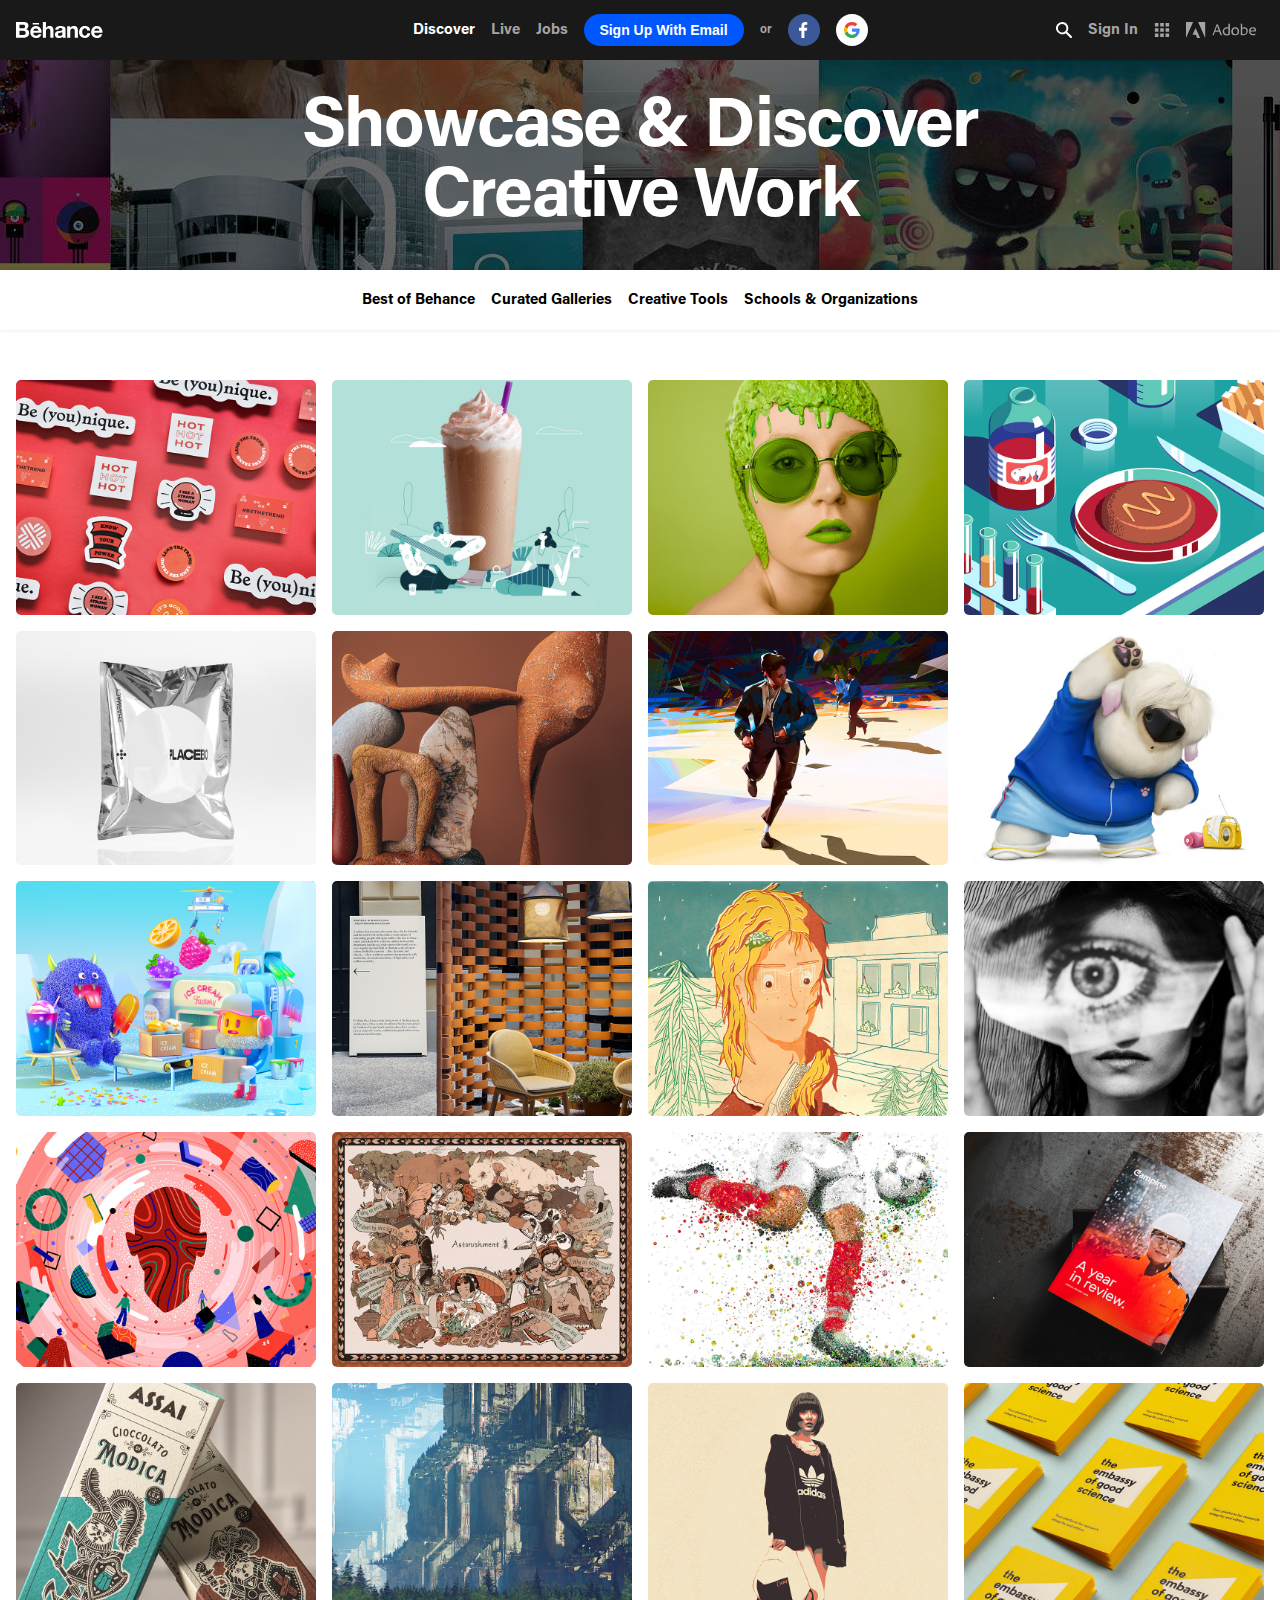
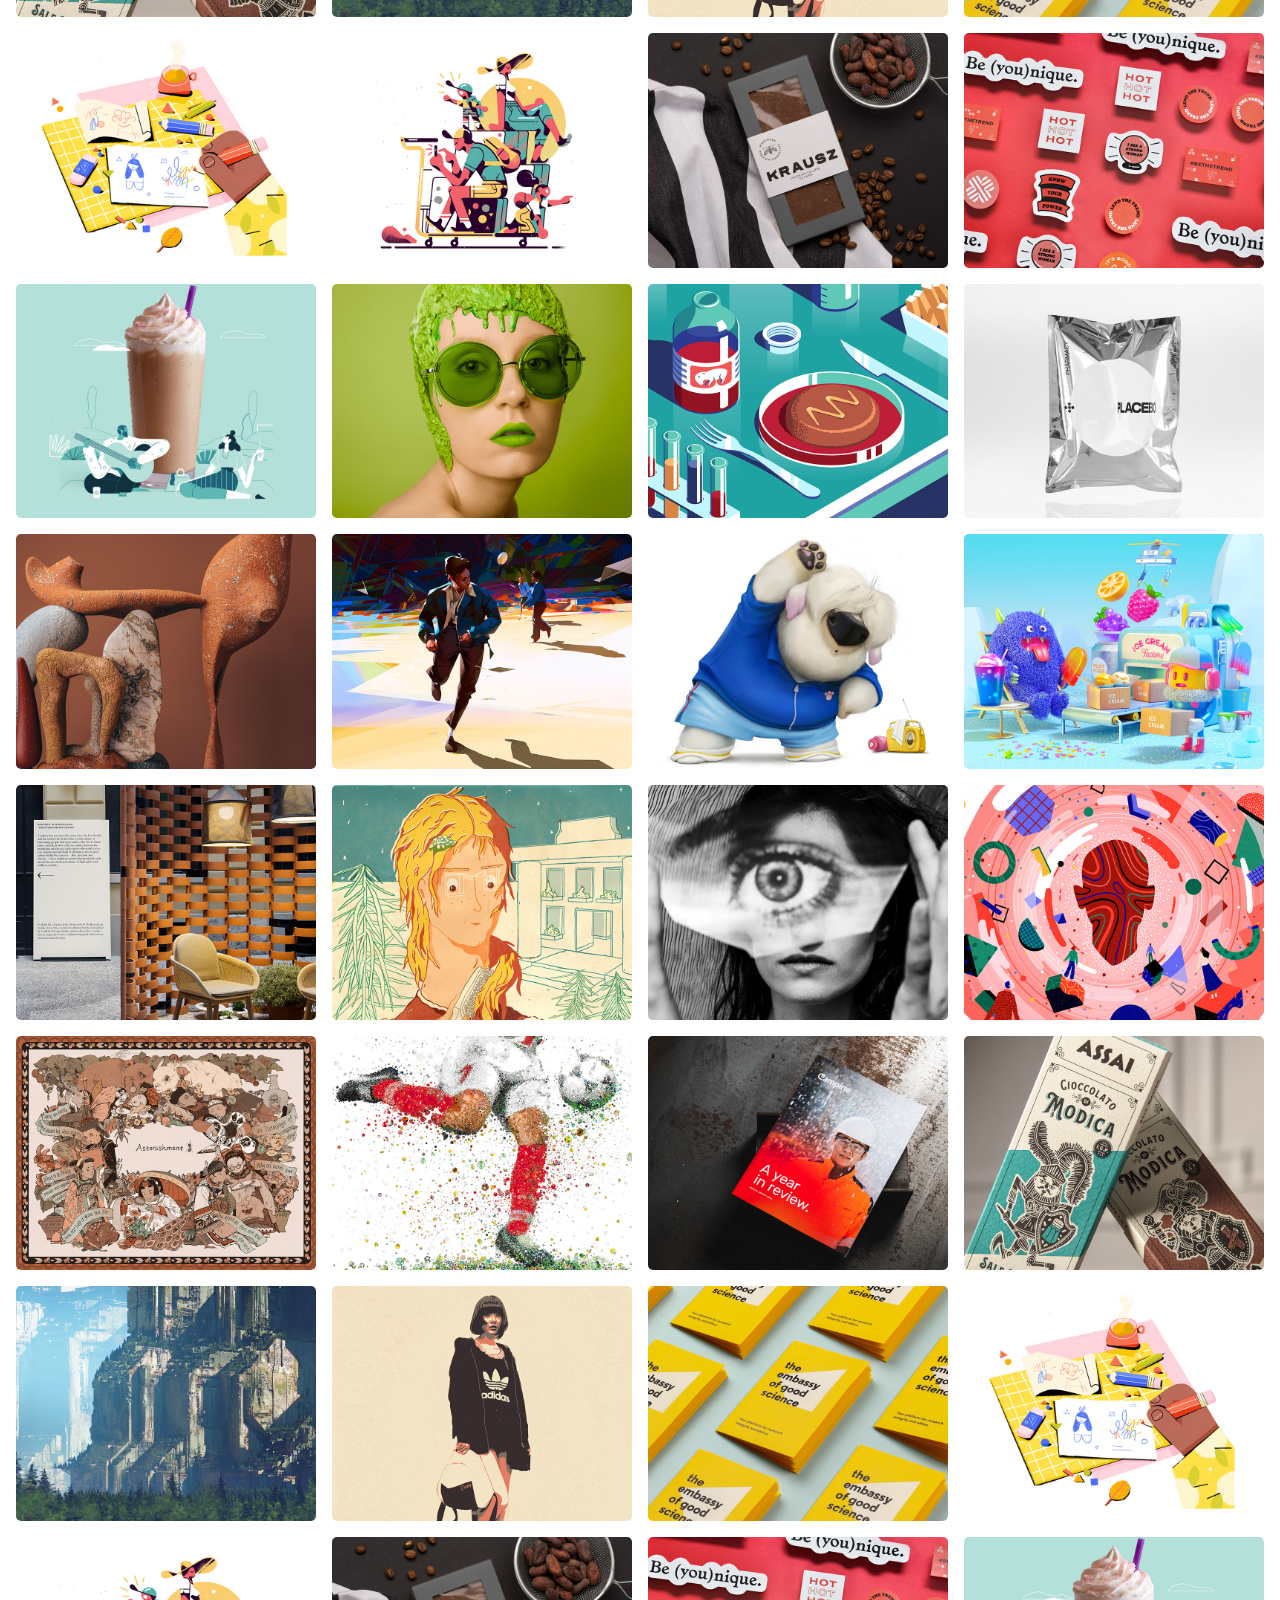
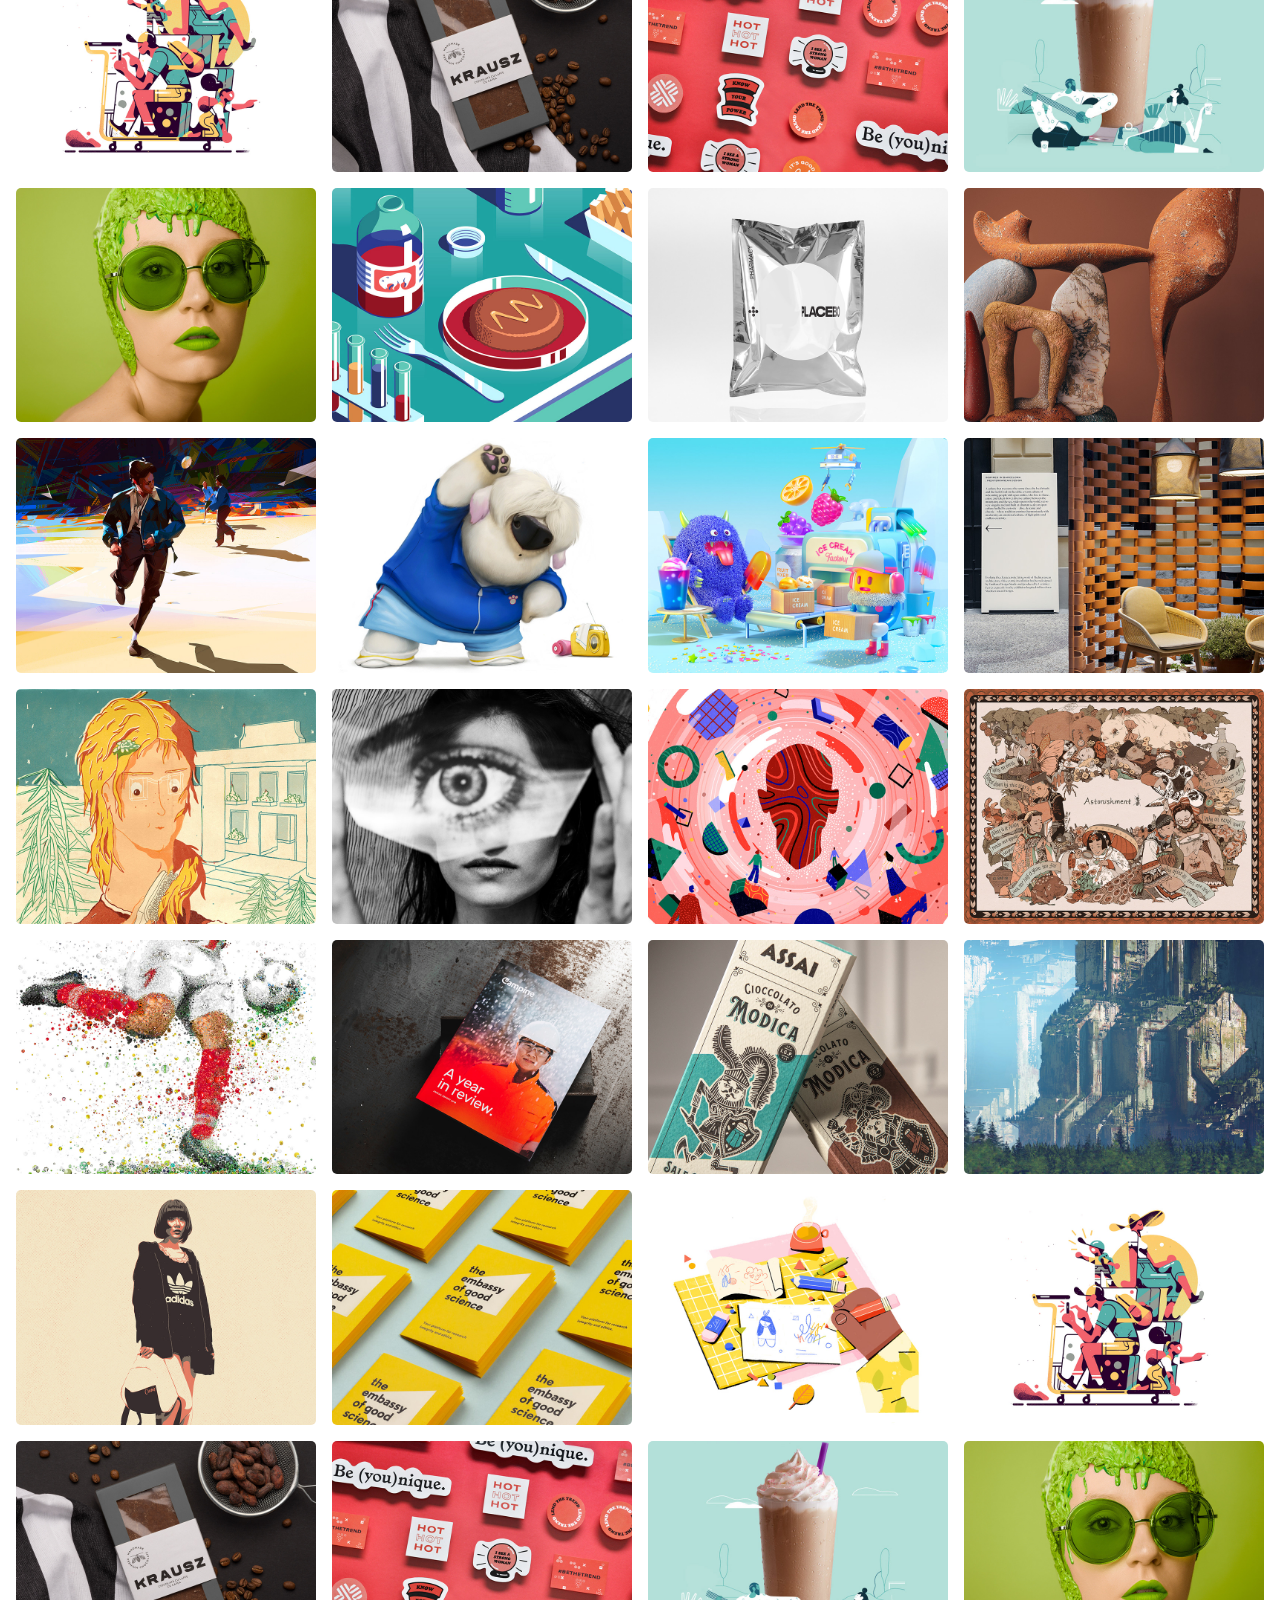
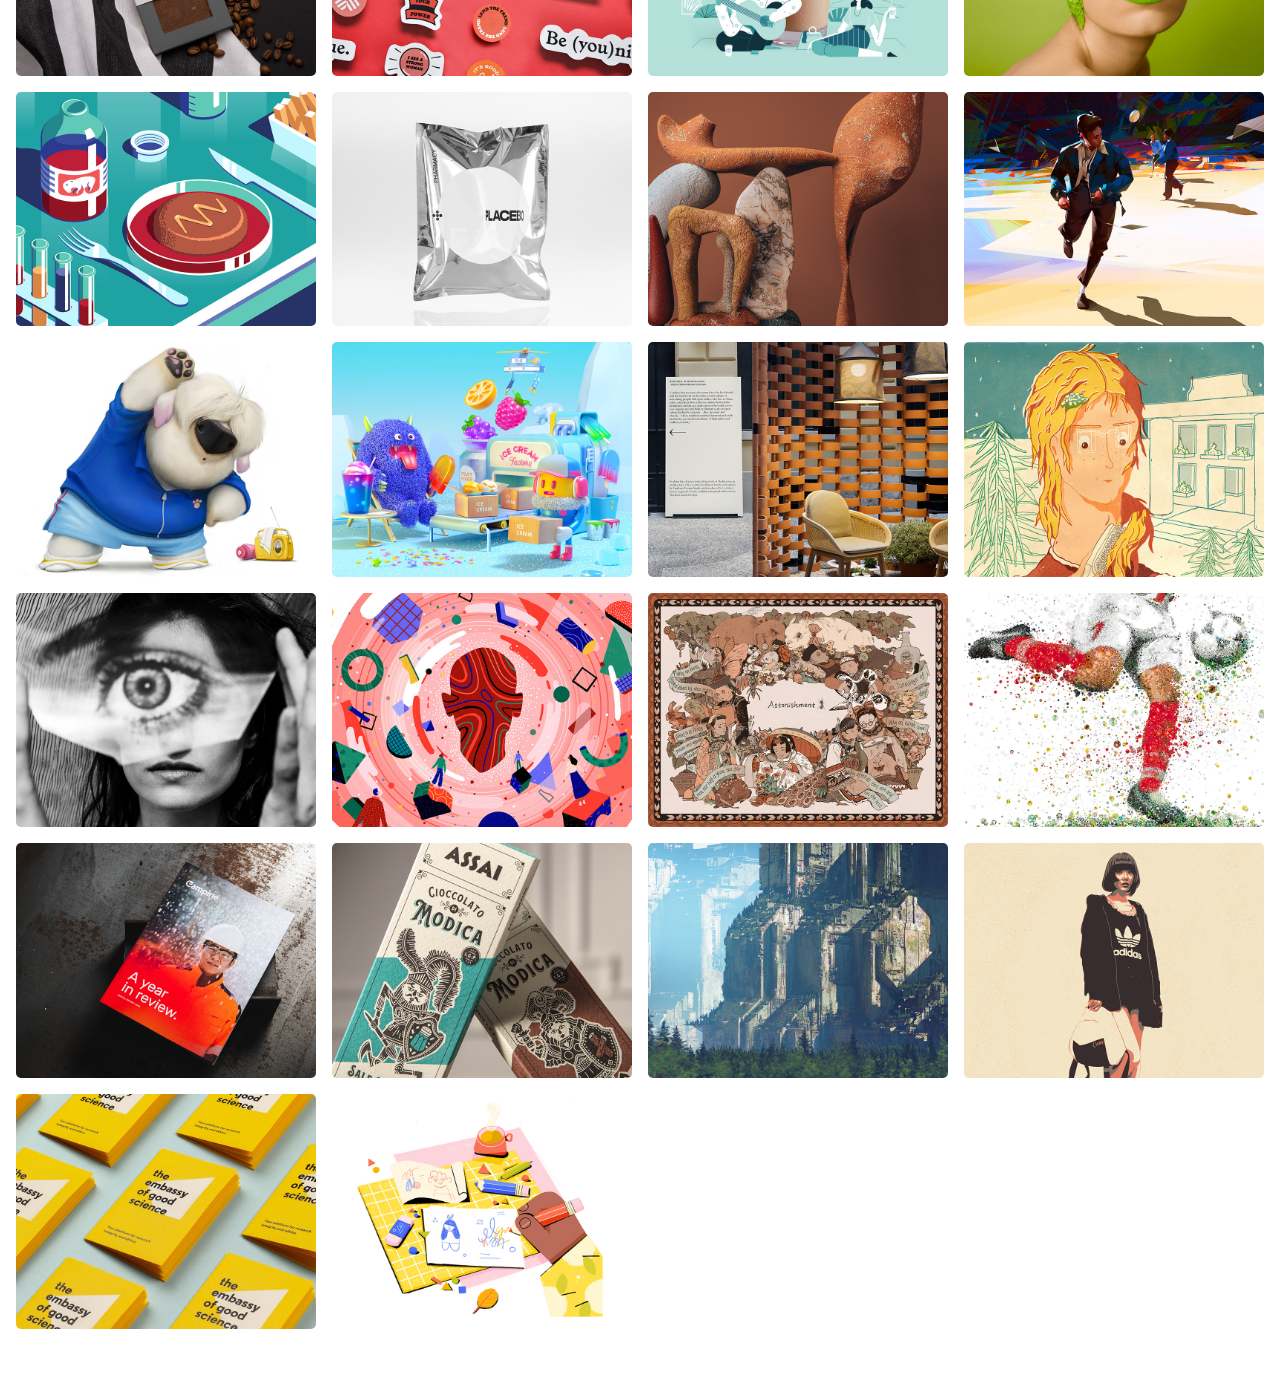
<file: index.html>
<!doctype html>
<html lang="en">

<head>
    <meta charset="UTF-8">
    <meta name="viewport" content="width=device-width, initial-scale=1.0">
    <meta http-equiv="X-UA-Compatible" content="ie=edge">
    <title>Behance clone</title>
    <link rel="icon"
        href="https://a5.behance.net/b6509729f8e3bdb9ed413f033924c9fc76552dcf/img/site/favicon.ico?cb=264615658">
    <link rel="stylesheet" href="assets/stylesheets/base.css">
</head>

<body>
    <nav class="site-nav">
        <div class="container">
            <div class="cell col-3 left">
                <a class="hide-lg " href="#">
                    <svg class="rf-icon rf-icon--hamburger" xmlns="http://www.w3.org/2000/svg" viewBox="0 0 15 10">
                        <path d="M0 8h15v2H0zM0 4h15v2H0zM0 0h15v2H0z">
                        </path>
                    </svg>
                </a>
                <a href="#" class="white hide-sm">
                    <svg xmlns="http://www.w3.org/2000/svg" viewBox="0 0 152.5 28.2">
                        <path
                            d="M13.1 0c1.3 0 2.5.1 3.6.4 1.1.2 2 .6 2.8 1.1.8.5 1.4 1.2 1.8 2.1.4.9.6 2 .6 3.2 0 1.4-.3 2.6-1 3.5-.6.9-1.6 1.7-2.8 2.3 1.7.5 3 1.4 3.8 2.6.8 1.2 1.3 2.7 1.3 4.4 0 1.4-.3 2.6-.8 3.6s-1.3 1.9-2.2 2.5c-.9.6-2 1.1-3.2 1.4-1.2.3-2.4.5-3.6.5H0V0h13.1zm-.8 11.2c1.1 0 2-.3 2.7-.8.7-.5 1-1.4 1-2.5 0-.6-.1-1.2-.3-1.6-.2-.4-.5-.7-.9-1-.4-.2-.8-.4-1.3-.5-.5-.1-1-.1-1.6-.1H6.1v6.5h6.2zm.3 11.8c.6 0 1.2-.1 1.7-.2s1-.3 1.4-.6c.4-.3.7-.6 1-1.1.2-.5.4-1.1.4-1.8 0-1.4-.4-2.4-1.2-3.1-.8-.6-1.9-.9-3.2-.9H6.1V23h6.5zM31.9 22.9c.8.8 2 1.2 3.6 1.2 1.1 0 2.1-.3 2.9-.8.8-.6 1.3-1.2 1.5-1.8h4.9c-.8 2.4-2 4.1-3.6 5.2-1.6 1-3.5 1.6-5.8 1.6-1.6 0-3-.3-4.3-.8-1.3-.5-2.3-1.2-3.2-2.2-.9-.9-1.6-2-2-3.3-.5-1.3-.7-2.7-.7-4.3 0-1.5.2-2.9.7-4.2.5-1.3 1.2-2.4 2.1-3.4.9-.9 2-1.7 3.2-2.2 1.3-.5 2.6-.8 4.2-.8 1.7 0 3.2.3 4.5 1 1.3.7 2.3 1.5 3.1 2.7.8 1.1 1.4 2.4 1.8 3.8.2 1.4.3 2.8.2 4.4H30.5c0 1.6.6 3.1 1.4 3.9zm6.3-10.5c-.7-.7-1.8-1.1-3.1-1.1-.9 0-1.6.2-2.2.5-.6.3-1 .7-1.4 1.1-.4.4-.6.9-.7 1.4-.1.5-.2.9-.2 1.3h9c-.2-1.5-.7-2.5-1.4-3.2zM52.8 0v10.4h.1c.7-1.2 1.6-2 2.7-2.5s2.1-.8 3.2-.8c1.5 0 2.7.2 3.6.6.9.4 1.7 1 2.2 1.7.5.7.9 1.6 1.1 2.6.2 1 .3 2.1.3 3.4v12.3h-5.5V16.4c0-1.7-.3-2.9-.8-3.7-.5-.8-1.4-1.2-2.7-1.2-1.5 0-2.6.5-3.2 1.3-.7.9-1 2.4-1 4.4v10.5h-5.5V0h5.5zM70 10.6c.6-.9 1.3-1.5 2.2-2.1.9-.5 1.9-.9 3-1.1 1.1-.2 2.2-.3 3.3-.3 1 0 2 .1 3.1.2 1 .1 2 .4 2.8.8.9.4 1.5 1 2.1 1.7.5.7.8 1.7.8 2.9v10.5c0 .9.1 1.8.2 2.6s.4 1.5.7 1.9h-5.6c-.2-.2-.3-.6-.4-.9-.1-.3-.1-.7-.1-1-.9.9-1.9 1.5-3.1 1.9-1.2.4-2.4.5-3.6.5-1 0-1.8-.1-2.7-.4-.8-.2-1.5-.6-2.2-1.1-.6-.5-1.1-1.1-1.5-1.9-.3-.8-.5-1.6-.5-2.7s.2-2.1.6-2.8c.4-.7.9-1.3 1.5-1.8.6-.4 1.4-.8 2.2-1 .8-.2 1.6-.4 2.5-.5l2.4-.3c.8-.1 1.5-.2 2.1-.3.6-.2 1.1-.4 1.5-.7.4-.3.5-.7.5-1.3 0-.6-.1-1.1-.3-1.4-.2-.3-.5-.6-.8-.8-.3-.2-.7-.3-1.1-.4-.4-.1-.9-.1-1.4-.1-1.1 0-1.9.2-2.5.7-.6.5-1 1.3-1.1 2.3h-5.5c0-1.2.4-2.3.9-3.1zm10.9 7.8c-.3.1-.7.2-1.1.3-.4.1-.8.1-1.3.2-.4.1-.9.1-1.3.2l-1.2.3c-.4.1-.8.3-1 .5-.3.2-.5.5-.7.8-.3.4-.3.8-.3 1.3s.1.9.3 1.2c.2.3.4.6.7.8.3.2.7.3 1.1.4.4.1.8.1 1.3.1 1.1 0 1.9-.2 2.5-.5.6-.4 1-.8 1.3-1.3.3-.5.5-1 .5-1.5.1-.5.1-.9.1-1.2v-2.1c-.3.2-.6.4-.9.5zM95.6 7.6v2.8h.1c.7-1.2 1.6-2 2.7-2.5s2.3-.8 3.4-.8c1.5 0 2.7.2 3.6.6 1 .4 1.7 1 2.2 1.7.5.7.9 1.6 1.2 2.6.2 1 .3 2.1.3 3.4v12.3h-5.5V16.4c0-1.7-.3-2.9-.8-3.7-.5-.8-1.4-1.3-2.8-1.3-1.5 0-2.6.6-3.3 1.5-.7.9-1 2.4-1 4.4v10.5h-5.5V7.6h5.4zM121.4 11.2c-.9 0-1.6.2-2.2.6-.6.4-1.1.9-1.5 1.6-.4.6-.6 1.3-.8 2.1-.2.8-.2 1.5-.2 2.3 0 .7.1 1.5.2 2.2.2.8.4 1.4.8 2 .4.6.8 1.1 1.4 1.5.6.4 1.3.6 2.2.6 1.3 0 2.3-.4 3.1-1.1.7-.7 1.2-1.7 1.3-3h5.3c-.4 2.7-1.4 4.7-3.1 6.1-1.7 1.4-3.9 2.1-6.6 2.1-1.5 0-2.9-.3-4.1-.8-1.3-.5-2.3-1.2-3.2-2.1-.9-.9-1.6-2-2.1-3.2-.5-1.3-.7-2.6-.7-4.1 0-1.6.2-3 .7-4.3.5-1.3 1.1-2.5 2-3.5.9-1 2-1.7 3.2-2.3 1.3-.5 2.7-.8 4.3-.8 1.2 0 2.3.2 3.4.5s2.1.8 2.9 1.4c.9.6 1.6 1.4 2.1 2.4.5.9.8 2.1.9 3.4h-5.4c-.2-2.4-1.5-3.6-3.9-3.6zM29.4 1.9h11.2v2.7H29.4zM139.3 22.9c.8.8 2.1 1.2 3.6 1.2 1.1 0 2.1-.3 2.9-.8.8-.6 1.3-1.2 1.5-1.8h4.8c-.8 2.4-2 4.1-3.6 5.2-1.6 1-3.5 1.6-5.8 1.6-1.6 0-3-.3-4.3-.8-1.3-.5-2.3-1.2-3.2-2.2-.9-.9-1.6-2-2-3.3-.5-1.3-.7-2.7-.7-4.3 0-1.5.2-2.9.7-4.2.5-1.3 1.2-2.4 2.1-3.4.9-.9 2-1.7 3.2-2.2 1.3-.5 2.7-.8 4.2-.8 1.7 0 3.2.3 4.4 1 1.3.7 2.3 1.5 3.1 2.7.8 1.1 1.4 2.4 1.8 3.8.4 1.4.5 2.9.4 4.5h-14.5c0 1.5.6 3 1.4 3.8zm6.4-10.5c-.7-.7-1.8-1.1-3.1-1.1-.9 0-1.6.2-2.2.5-.6.3-1.1.7-1.4 1.1-.3.4-.6.9-.7 1.4-.1.5-.2.9-.2 1.3h9c-.3-1.5-.8-2.5-1.4-3.2z">
                        </path>
                    </svg>
                </a>
            </div>
            <div class="cell col-3 center ">
                <a href="#" class="hide-lg white cell">
                    <svg xmlns="http://www.w3.org/2000/svg" viewBox="0 0 152.5 28.2">
                        <path
                            d="M13.1 0c1.3 0 2.5.1 3.6.4 1.1.2 2 .6 2.8 1.1.8.5 1.4 1.2 1.8 2.1.4.9.6 2 .6 3.2 0 1.4-.3 2.6-1 3.5-.6.9-1.6 1.7-2.8 2.3 1.7.5 3 1.4 3.8 2.6.8 1.2 1.3 2.7 1.3 4.4 0 1.4-.3 2.6-.8 3.6s-1.3 1.9-2.2 2.5c-.9.6-2 1.1-3.2 1.4-1.2.3-2.4.5-3.6.5H0V0h13.1zm-.8 11.2c1.1 0 2-.3 2.7-.8.7-.5 1-1.4 1-2.5 0-.6-.1-1.2-.3-1.6-.2-.4-.5-.7-.9-1-.4-.2-.8-.4-1.3-.5-.5-.1-1-.1-1.6-.1H6.1v6.5h6.2zm.3 11.8c.6 0 1.2-.1 1.7-.2s1-.3 1.4-.6c.4-.3.7-.6 1-1.1.2-.5.4-1.1.4-1.8 0-1.4-.4-2.4-1.2-3.1-.8-.6-1.9-.9-3.2-.9H6.1V23h6.5zM31.9 22.9c.8.8 2 1.2 3.6 1.2 1.1 0 2.1-.3 2.9-.8.8-.6 1.3-1.2 1.5-1.8h4.9c-.8 2.4-2 4.1-3.6 5.2-1.6 1-3.5 1.6-5.8 1.6-1.6 0-3-.3-4.3-.8-1.3-.5-2.3-1.2-3.2-2.2-.9-.9-1.6-2-2-3.3-.5-1.3-.7-2.7-.7-4.3 0-1.5.2-2.9.7-4.2.5-1.3 1.2-2.4 2.1-3.4.9-.9 2-1.7 3.2-2.2 1.3-.5 2.6-.8 4.2-.8 1.7 0 3.2.3 4.5 1 1.3.7 2.3 1.5 3.1 2.7.8 1.1 1.4 2.4 1.8 3.8.2 1.4.3 2.8.2 4.4H30.5c0 1.6.6 3.1 1.4 3.9zm6.3-10.5c-.7-.7-1.8-1.1-3.1-1.1-.9 0-1.6.2-2.2.5-.6.3-1 .7-1.4 1.1-.4.4-.6.9-.7 1.4-.1.5-.2.9-.2 1.3h9c-.2-1.5-.7-2.5-1.4-3.2zM52.8 0v10.4h.1c.7-1.2 1.6-2 2.7-2.5s2.1-.8 3.2-.8c1.5 0 2.7.2 3.6.6.9.4 1.7 1 2.2 1.7.5.7.9 1.6 1.1 2.6.2 1 .3 2.1.3 3.4v12.3h-5.5V16.4c0-1.7-.3-2.9-.8-3.7-.5-.8-1.4-1.2-2.7-1.2-1.5 0-2.6.5-3.2 1.3-.7.9-1 2.4-1 4.4v10.5h-5.5V0h5.5zM70 10.6c.6-.9 1.3-1.5 2.2-2.1.9-.5 1.9-.9 3-1.1 1.1-.2 2.2-.3 3.3-.3 1 0 2 .1 3.1.2 1 .1 2 .4 2.8.8.9.4 1.5 1 2.1 1.7.5.7.8 1.7.8 2.9v10.5c0 .9.1 1.8.2 2.6s.4 1.5.7 1.9h-5.6c-.2-.2-.3-.6-.4-.9-.1-.3-.1-.7-.1-1-.9.9-1.9 1.5-3.1 1.9-1.2.4-2.4.5-3.6.5-1 0-1.8-.1-2.7-.4-.8-.2-1.5-.6-2.2-1.1-.6-.5-1.1-1.1-1.5-1.9-.3-.8-.5-1.6-.5-2.7s.2-2.1.6-2.8c.4-.7.9-1.3 1.5-1.8.6-.4 1.4-.8 2.2-1 .8-.2 1.6-.4 2.5-.5l2.4-.3c.8-.1 1.5-.2 2.1-.3.6-.2 1.1-.4 1.5-.7.4-.3.5-.7.5-1.3 0-.6-.1-1.1-.3-1.4-.2-.3-.5-.6-.8-.8-.3-.2-.7-.3-1.1-.4-.4-.1-.9-.1-1.4-.1-1.1 0-1.9.2-2.5.7-.6.5-1 1.3-1.1 2.3h-5.5c0-1.2.4-2.3.9-3.1zm10.9 7.8c-.3.1-.7.2-1.1.3-.4.1-.8.1-1.3.2-.4.1-.9.1-1.3.2l-1.2.3c-.4.1-.8.3-1 .5-.3.2-.5.5-.7.8-.3.4-.3.8-.3 1.3s.1.9.3 1.2c.2.3.4.6.7.8.3.2.7.3 1.1.4.4.1.8.1 1.3.1 1.1 0 1.9-.2 2.5-.5.6-.4 1-.8 1.3-1.3.3-.5.5-1 .5-1.5.1-.5.1-.9.1-1.2v-2.1c-.3.2-.6.4-.9.5zM95.6 7.6v2.8h.1c.7-1.2 1.6-2 2.7-2.5s2.3-.8 3.4-.8c1.5 0 2.7.2 3.6.6 1 .4 1.7 1 2.2 1.7.5.7.9 1.6 1.2 2.6.2 1 .3 2.1.3 3.4v12.3h-5.5V16.4c0-1.7-.3-2.9-.8-3.7-.5-.8-1.4-1.3-2.8-1.3-1.5 0-2.6.6-3.3 1.5-.7.9-1 2.4-1 4.4v10.5h-5.5V7.6h5.4zM121.4 11.2c-.9 0-1.6.2-2.2.6-.6.4-1.1.9-1.5 1.6-.4.6-.6 1.3-.8 2.1-.2.8-.2 1.5-.2 2.3 0 .7.1 1.5.2 2.2.2.8.4 1.4.8 2 .4.6.8 1.1 1.4 1.5.6.4 1.3.6 2.2.6 1.3 0 2.3-.4 3.1-1.1.7-.7 1.2-1.7 1.3-3h5.3c-.4 2.7-1.4 4.7-3.1 6.1-1.7 1.4-3.9 2.1-6.6 2.1-1.5 0-2.9-.3-4.1-.8-1.3-.5-2.3-1.2-3.2-2.1-.9-.9-1.6-2-2.1-3.2-.5-1.3-.7-2.6-.7-4.1 0-1.6.2-3 .7-4.3.5-1.3 1.1-2.5 2-3.5.9-1 2-1.7 3.2-2.3 1.3-.5 2.7-.8 4.3-.8 1.2 0 2.3.2 3.4.5s2.1.8 2.9 1.4c.9.6 1.6 1.4 2.1 2.4.5.9.8 2.1.9 3.4h-5.4c-.2-2.4-1.5-3.6-3.9-3.6zM29.4 1.9h11.2v2.7H29.4zM139.3 22.9c.8.8 2.1 1.2 3.6 1.2 1.1 0 2.1-.3 2.9-.8.8-.6 1.3-1.2 1.5-1.8h4.8c-.8 2.4-2 4.1-3.6 5.2-1.6 1-3.5 1.6-5.8 1.6-1.6 0-3-.3-4.3-.8-1.3-.5-2.3-1.2-3.2-2.2-.9-.9-1.6-2-2-3.3-.5-1.3-.7-2.7-.7-4.3 0-1.5.2-2.9.7-4.2.5-1.3 1.2-2.4 2.1-3.4.9-.9 2-1.7 3.2-2.2 1.3-.5 2.7-.8 4.2-.8 1.7 0 3.2.3 4.4 1 1.3.7 2.3 1.5 3.1 2.7.8 1.1 1.4 2.4 1.8 3.8.4 1.4.5 2.9.4 4.5h-14.5c0 1.5.6 3 1.4 3.8zm6.4-10.5c-.7-.7-1.8-1.1-3.1-1.1-.9 0-1.6.2-2.2.5-.6.3-1.1.7-1.4 1.1-.3.4-.6.9-.7 1.4-.1.5-.2.9-.2 1.3h9c-.3-1.5-.8-2.5-1.4-3.2z">
                        </path>
                    </svg>
                </a>
                <div class="hide-sm cell">
                    <a class=" white cell" href="#">
                        Discover</a>
                    <a class="cell" href="#"> Live</a>
                    <a class="cell" href="#"> Jobs</a>

                    <div class="cell">
                        <a class=" blue-btn icon  white " href="#">Sign Up With Email</a>
                    </div>

                    <span class="cell">or</span>
                    <div class="cell">
                        <a class=" icon circle-icon facebook-icon white " href="#"> <svg viewBox="3200 170 8.311 16">
                                <path
                                    d="m5.395 16v-7.3h2.45l0.367-2.846h-2.817v-1.815c0-0.826 0.226-1.384 1.412-1.384h1.5v-2.542a19.964 19.964 0 0 0 -2.192 -0.113 3.425 3.425 0 0 0 -3.658 3.756v2.1h-2.457v2.844h2.457v7.3z"
                                    transform="translate(3200 170)"></path>
                            </svg>
                        </a>
                    </div>
                    <div class="cell">
                        <a class=" icon circle-icon google-icon " href="#"> <svg viewBox="3236 169 16 16">
                                <defs>
                                    <style>
                                        .cls-1 {
                                            fill: #4285f4;
                                        }

                                        .cls-1,
                                        .cls-2,
                                        .cls-3,
                                        .cls-4,
                                        .cls-5 {
                                            fill-rule: evenodd;
                                        }

                                        .cls-2 {
                                            fill: #34a853;
                                        }

                                        .cls-3 {
                                            fill: #fbbc05;
                                        }

                                        .cls-4 {
                                            fill: #ea4335;
                                        }

                                        .cls-5 {
                                            fill: none;
                                        }
                                    </style>
                                </defs>
                                <g id="Group_3" data-name="Group 3">
                                    <path id="Shape"
                                        d="M3251.68 177.18a9.192 9.192 0 0 0-.145-1.636H3244v3.095h4.305a3.68 3.68 0 0 1-1.6 2.414v2.006h2.585a7.8 7.8 0 0 0 2.39-5.88z"
                                        class="cls-1"></path>
                                    <path id="Shape-2"
                                        d="M3243.996 185a7.638 7.638 0 0 0 5.294-1.938l-2.585-2.007a4.826 4.826 0 0 1-7.185-2.535h-2.673v2.073a8 8 0 0 0 7.15 4.407z"
                                        class="cls-2" data-name="Shape"></path>
                                    <path id="Shape-3"
                                        d="M3239.524 178.52a4.73 4.73 0 0 1 0-3.04v-2.072h-2.673a8.01 8.01 0 0 0 0 7.185l2.674-2.073z"
                                        class="cls-3" data-name="Shape"></path>
                                    <path id="Shape-4"
                                        d="M3243.996 172.182a4.322 4.322 0 0 1 3.058 1.2l2.295-2.295a7.688 7.688 0 0 0-5.354-2.087 8 8 0 0 0-7.15 4.407l2.674 2.073a4.768 4.768 0 0 1 4.476-3.3z"
                                        class="cls-4" data-name="Shape"></path>
                                    <path id="Shape-5" d="M3236 169h16v16h-16z" class="cls-5" data-name="Shape"></path>
                                </g>
                            </svg>
                        </a>
                    </div>

                </div>
            </div>
            <div class="cell col-3 right">
                <a class="hide-lg" href="#">
                    <svg viewBox="5605.991 836 16.958 16.95">
                        <path data-name="Path 150"
                            d="M5612.5 836a6.493 6.493 0 0 1 5.29 10.27l4.88 4.88a1.076 1.076 0 0 1-1.52 1.52l-4.88-4.88a6.5 6.5 0 1 1-3.77-11.79zm0 11a4.5 4.5 0 1 0-4.5-4.5 4.5 4.5 0 0 0 4.5 4.5z">
                        </path>
                    </svg>
                </a>
                <div class="hide-sm">
                    <a class=" white cell" href="#">
                        <svg viewBox="5605.991 836 16.958 16.95">
                            <path data-name="Path 150"
                                d="M5612.5 836a6.493 6.493 0 0 1 5.29 10.27l4.88 4.88a1.076 1.076 0 0 1-1.52 1.52l-4.88-4.88a6.5 6.5 0 1 1-3.77-11.79zm0 11a4.5 4.5 0 1 0-4.5-4.5 4.5 4.5 0 0 0 4.5 4.5z">
                            </path>
                        </svg>
                    </a>
                    <a class="cell" href="#">Sign
                        In</a>

                    <a class="cell" href="#">
                        <svg viewBox="0 0 36 36">
                            <path
                                d="M10 10H2V3a1 1 0 0 1 1-1h7zm4-8h8v8h-8zm20 8h-8V2h7a1 1 0 0 1 1 1zM2 14h8v8H2zm12 0h8v8h-8zm12 0h8v8h-8zM10 34H3a1 1 0 0 1-1-1v-7h8zm4-8h8v8h-8zm19 8h-7v-8h8v7a1 1 0 0 1-1 1z">
                            </path>
                        </svg>
                    </a>

                    <a class="cell" href="#">
                        <svg viewBox="5749.5 837 70 16">
                            <path
                                d="M5761.6 837h7.1v16zm-5 0h-7.1v16zm2.5 5.9l4.5 10.1h-3l-1.3-3.2h-3.3zm19.4 3.9l-1.2 3.3a.1.1 0 0 1-.1.1h-1.1a.1.1 0 0 1-.1-.1c1-2.5 2.6-6.9 3.7-9.7.1-.1.1-.3.1-.7 0-.1 0-.1.1-.1h1.6c.1 0 .1 0 .1.1 1.3 3.4 2.6 7 3.9 10.4 0 .1 0 .1-.1.1h-1.3c-.1 0-.1 0-.1-.1l-1.3-3.4zm3.8-1.2c-.4-1-1.3-3.8-1.7-4.9-.3 1-1.1 3.1-1.6 4.9zm3.9.8a4.076 4.076 0 0 1 4.4-4.1 2.745 2.745 0 0 1 1.3.2v-3.7c0-.1 0-.1.1-.1h1.3c.1 0 .1 0 .1.1v10.7c0 .1 0 .1-.1.2a6.736 6.736 0 0 1-3 .8c-2.4-.1-4.1-1.5-4.1-4.1zm5.7-2.8a2.55 2.55 0 0 0-1.3-.2 2.73 2.73 0 0 0-2.9 2.9c0 2.2 1.3 2.9 2.7 2.9a4.636 4.636 0 0 0 1.4-.2zm10.7 2.7a3.9 3.9 0 1 1-7.8 0 3.7 3.7 0 0 1 3.9-4 3.65 3.65 0 0 1 3.9 4zm-6.2 0c0 1.7.9 3 2.5 3 1.2 0 2.3-.8 2.3-2.9 0-1.6-.7-3-2.4-3-1.4-.1-2.4 1-2.4 2.9zm9.2-7.6l.1 4a4.92 4.92 0 0 1 2-.5 3.49 3.49 0 0 1 3.6 3.7 4.357 4.357 0 0 1-4.6 4.4 5.867 5.867 0 0 1-2.3-.4c-.1 0-.1-.1-.1-.2v-11c0-.1 0-.1.1-.1l1.2.1zm1.8 4.7a2.86 2.86 0 0 0-1.7.4v5.3a4.87 4.87 0 0 0 1.2.1 2.99 2.99 0 0 0 3-3.2 2.34 2.34 0 0 0-2.5-2.6zm6.7 3a2.47 2.47 0 0 0 2.7 2.7 3.72 3.72 0 0 0 2-.5c.1 0 .1 0 .1.1v.9c0 .1 0 .1-.1.2a4.9 4.9 0 0 1-2.3.5c-2.9 0-3.9-2-3.9-4 0-2.4 1.3-4 3.7-4a3.058 3.058 0 0 1 3.2 3.1 3.14 3.14 0 0 1-.1.9 7.156 7.156 0 0 1-1.7.1zm3-.8a2.768 2.768 0 0 0 1-.1v-.3a1.863 1.863 0 0 0-1.9-1.9c-1.3 0-2 1-2.1 2.3h3z">
                            </path>
                        </svg>
                    </a>
                </div>

            </div>
        </div>
    </nav>

    <main>
        <header class="showcase container  ">
            <h1 class="cell center">Showcase &amp; Discover<br>Creative Work</h1>

        </header>

        <nav class="main-nav ">
            <div class="hScroll container ">
                <a href="#" class="cell">Best of Behance</a>
                <a href="#" class="cell">Curated Galleries</a>
                <a href="#" class="cell">Creative Tools</a>
                <a href="#" class="cell">Schools & Organizations</a>
            </div>
        </nav>

        <div class="gallery container">

            <article class="card cell col-xlg-5 col-lg-4 col-md-3 col-sm-2">
                <div> <a class="cover" href="#">
                        <div class="ribbon">
                            <img alt="" src="assets/images/cta.png">
                        </div>
                        <header>
                            <div class="container">
                                <h2 class="cell col-1">project name</h2>
                                <div class=" cell col-2 left">
                                    <h3>user name</h3>
                                </div>
                                <div class="cell col-2 right">
                                    <div>
                                        <div class="cell"> <span> <svg xmlns="http://www.w3.org/2000/svg"
                                                    viewBox="0.5 -2.5 16 17">
                                                    <path fill="none" d="M.5.5h16v16H.5z"></path>
                                                    <path
                                                        d="M.5 7.5h3v8h-3zM7.207 15.207c.193.19.425.29.677.293H12c.256 0 .512-.098.707-.293l2.5-2.5c.19-.19.288-.457.293-.707V8.5c0-.553-.445-1-1-1h-5L11 5s.5-.792.5-1.5v-1c0-.553-.447-1-1-1l-1 2-4 4v6l1.707 1.707z">
                                                    </path>
                                                </svg></span>
                                            <h4>120</h4>
                                        </div> <span> <svg xmlns="http://www.w3.org/2000/svg" viewBox="0 -2 16 16">
                                                <path
                                                    d="M8.5 3.5c-5 0-8 5-8 5s3 5 8 5 8-5 8-5-3-5-8-5zm0 7c-1.105 0-2-.896-2-2 0-1.106.895-2 2-2 1.104 0 2 .894 2 2 0 1.104-.896 2-2 2z">
                                                </path>
                                            </svg> </span>
                                        <h4>860</h4>
                                    </div>
                                </div>
                            </div>
                        </header>
                    </a><img alt="" src="assets/images/01.jpg ">
                </div>
            </article>

            <article class="card cell col-xlg-5 col-lg-4 col-md-3 col-sm-2">
                <div> <a class="cover" href="#">
                        <div class="ribbon"> <img alt="" src="assets/images/cta.png">
                        </div>
                        <header>
                            <div class="container">
                                <h2 class="cell col-1">project name</h2>
                                <div class=" cell col-2 left">
                                    <h3>user name</h3>
                                </div>
                                <div class="cell col-2 right">
                                    <div>
                                        <div class="cell"> <span> <svg xmlns="http://www.w3.org/2000/svg"
                                                    viewBox="0.5 -2.5 16 17">
                                                    <path fill="none" d="M.5.5h16v16H.5z"></path>
                                                    <path
                                                        d="M.5 7.5h3v8h-3zM7.207 15.207c.193.19.425.29.677.293H12c.256 0 .512-.098.707-.293l2.5-2.5c.19-.19.288-.457.293-.707V8.5c0-.553-.445-1-1-1h-5L11 5s.5-.792.5-1.5v-1c0-.553-.447-1-1-1l-1 2-4 4v6l1.707 1.707z">
                                                    </path>
                                                </svg></span>
                                            <h4>120</h4>
                                        </div> <span> <svg xmlns="http://www.w3.org/2000/svg" viewBox="0 -2 16 16">
                                                <path
                                                    d="M8.5 3.5c-5 0-8 5-8 5s3 5 8 5 8-5 8-5-3-5-8-5zm0 7c-1.105 0-2-.896-2-2 0-1.106.895-2 2-2 1.104 0 2 .894 2 2 0 1.104-.896 2-2 2z">
                                                </path>
                                            </svg> </span>
                                        <h4>860</h4>
                                    </div>
                                </div>
                            </div>
                        </header>
                    </a><img alt="" src="assets/images/02.jpg ">
                </div>
            </article>

            <article class="card cell col-xlg-5 col-lg-4 col-md-3 col-sm-2">
                <div> <a class="cover" href="#">
                        <div class="ribbon"> <img alt="" src="assets/images/cta.png">
                        </div>
                        <header>
                            <div class="container">
                                <h2 class="cell col-1">project name</h2>
                                <div class=" cell col-2 left">
                                    <h3>user name</h3>
                                </div>
                                <div class="cell col-2 right">
                                    <div>
                                        <div class="cell"> <span> <svg xmlns="http://www.w3.org/2000/svg"
                                                    viewBox="0.5 -2.5 16 17">
                                                    <path fill="none" d="M.5.5h16v16H.5z"></path>
                                                    <path
                                                        d="M.5 7.5h3v8h-3zM7.207 15.207c.193.19.425.29.677.293H12c.256 0 .512-.098.707-.293l2.5-2.5c.19-.19.288-.457.293-.707V8.5c0-.553-.445-1-1-1h-5L11 5s.5-.792.5-1.5v-1c0-.553-.447-1-1-1l-1 2-4 4v6l1.707 1.707z">
                                                    </path>
                                                </svg></span>
                                            <h4>120</h4>
                                        </div> <span> <svg xmlns="http://www.w3.org/2000/svg" viewBox="0 -2 16 16">
                                                <path
                                                    d="M8.5 3.5c-5 0-8 5-8 5s3 5 8 5 8-5 8-5-3-5-8-5zm0 7c-1.105 0-2-.896-2-2 0-1.106.895-2 2-2 1.104 0 2 .894 2 2 0 1.104-.896 2-2 2z">
                                                </path>
                                            </svg> </span>
                                        <h4>860</h4>
                                    </div>
                                </div>
                            </div>
                        </header>
                    </a><img alt="" src="assets/images/03.jpg">
                </div>
            </article>

            <article class="card cell col-xlg-5 col-lg-4 col-md-3 col-sm-2">
                <div> <a class="cover" href="#">
                        <div class="ribbon"> <img alt="" src="assets/images/cta.png">
                        </div>
                        <header>
                            <div class="container">
                                <h2 class="cell col-1">project name</h2>
                                <div class=" cell col-2 left">
                                    <h3>user name</h3>
                                </div>
                                <div class="cell col-2 right">
                                    <div>
                                        <div class="cell"> <span> <svg xmlns="http://www.w3.org/2000/svg"
                                                    viewBox="0.5 -2.5 16 17">
                                                    <path fill="none" d="M.5.5h16v16H.5z"></path>
                                                    <path
                                                        d="M.5 7.5h3v8h-3zM7.207 15.207c.193.19.425.29.677.293H12c.256 0 .512-.098.707-.293l2.5-2.5c.19-.19.288-.457.293-.707V8.5c0-.553-.445-1-1-1h-5L11 5s.5-.792.5-1.5v-1c0-.553-.447-1-1-1l-1 2-4 4v6l1.707 1.707z">
                                                    </path>
                                                </svg></span>
                                            <h4>120</h4>
                                        </div> <span> <svg xmlns="http://www.w3.org/2000/svg" viewBox="0 -2 16 16">
                                                <path
                                                    d="M8.5 3.5c-5 0-8 5-8 5s3 5 8 5 8-5 8-5-3-5-8-5zm0 7c-1.105 0-2-.896-2-2 0-1.106.895-2 2-2 1.104 0 2 .894 2 2 0 1.104-.896 2-2 2z">
                                                </path>
                                            </svg> </span>
                                        <h4>860</h4>
                                    </div>
                                </div>
                            </div>
                        </header>
                    </a><img alt="" src="assets/images/04.jpg">
                </div>
            </article>

            <article class="card cell col-xlg-5 col-lg-4 col-md-3 col-sm-2">
                <div> <a class="cover" href="#">
                        <div class="ribbon"> <img alt="" src="assets/images/cta.png">
                        </div>
                        <header>
                            <div class="container">
                                <h2 class="cell col-1">project name</h2>
                                <div class=" cell col-2 left">
                                    <h3>user name</h3>
                                </div>
                                <div class="cell col-2 right">
                                    <div>
                                        <div class="cell"> <span> <svg xmlns="http://www.w3.org/2000/svg"
                                                    viewBox="0.5 -2.5 16 17">
                                                    <path fill="none" d="M.5.5h16v16H.5z">
                                                    </path>
                                                    <path
                                                        d="M.5 7.5h3v8h-3zM7.207 15.207c.193.19.425.29.677.293H12c.256 0 .512-.098.707-.293l2.5-2.5c.19-.19.288-.457.293-.707V8.5c0-.553-.445-1-1-1h-5L11 5s.5-.792.5-1.5v-1c0-.553-.447-1-1-1l-1 2-4 4v6l1.707 1.707z">
                                                    </path>
                                                </svg></span>
                                            <h4>120</h4>
                                        </div> <span> <svg xmlns="http://www.w3.org/2000/svg" viewBox="0 -2 16 16">
                                                <path
                                                    d="M8.5 3.5c-5 0-8 5-8 5s3 5 8 5 8-5 8-5-3-5-8-5zm0 7c-1.105 0-2-.896-2-2 0-1.106.895-2 2-2 1.104 0 2 .894 2 2 0 1.104-.896 2-2 2z">
                                                </path>
                                            </svg> </span>
                                        <h4>860</h4>
                                    </div>
                                </div>
                            </div>
                        </header>
                    </a><img alt="" src="assets/images/05.jpg">
                </div>
            </article>

            <article class="card cell col-xlg-5 col-lg-4 col-md-3 col-sm-2">
                <div> <a class="cover" href="#">
                        <div class="ribbon"> <img alt="" src="assets/images/cta.png">
                        </div>
                        <header>
                            <div class="container">
                                <h2 class="cell col-1">project name</h2>
                                <div class=" cell col-2 left">
                                    <h3>user name</h3>
                                </div>
                                <div class="cell col-2 right">
                                    <div>
                                        <div class="cell"> <span> <svg xmlns="http://www.w3.org/2000/svg"
                                                    viewBox="0.5 -2.5 16 17">
                                                    <path fill="none" d="M.5.5h16v16H.5z">
                                                    </path>
                                                    <path
                                                        d="M.5 7.5h3v8h-3zM7.207 15.207c.193.19.425.29.677.293H12c.256 0 .512-.098.707-.293l2.5-2.5c.19-.19.288-.457.293-.707V8.5c0-.553-.445-1-1-1h-5L11 5s.5-.792.5-1.5v-1c0-.553-.447-1-1-1l-1 2-4 4v6l1.707 1.707z">
                                                    </path>
                                                </svg></span>
                                            <h4>120</h4>
                                        </div> <span> <svg xmlns="http://www.w3.org/2000/svg" viewBox="0 -2 16 16">
                                                <path
                                                    d="M8.5 3.5c-5 0-8 5-8 5s3 5 8 5 8-5 8-5-3-5-8-5zm0 7c-1.105 0-2-.896-2-2 0-1.106.895-2 2-2 1.104 0 2 .894 2 2 0 1.104-.896 2-2 2z">
                                                </path>
                                            </svg> </span>
                                        <h4>860</h4>
                                    </div>
                                </div>
                            </div>
                        </header>
                    </a><img alt="" src="assets/images/06.jpg">
                </div>
            </article>

            <article class="card cell col-xlg-5 col-lg-4 col-md-3 col-sm-2">
                <div> <a class="cover" href="#">
                        <div class="ribbon"> <img alt="" src="assets/images/cta.png">
                        </div>
                        <header>
                            <div class="container">
                                <h2 class="cell col-1">project name
                                </h2>
                                <div class=" cell col-2 left">
                                    <h3>user name</h3>
                                </div>
                                <div class="cell col-2 right">
                                    <div>
                                        <div class="cell"> <span>
                                                <svg xmlns="http://www.w3.org/2000/svg" viewBox="0.5 -2.5 16 17">
                                                    <path fill="none" d="M.5.5h16v16H.5z">
                                                    </path>
                                                    <path
                                                        d="M.5 7.5h3v8h-3zM7.207 15.207c.193.19.425.29.677.293H12c.256 0 .512-.098.707-.293l2.5-2.5c.19-.19.288-.457.293-.707V8.5c0-.553-.445-1-1-1h-5L11 5s.5-.792.5-1.5v-1c0-.553-.447-1-1-1l-1 2-4 4v6l1.707 1.707z">
                                                    </path>
                                                </svg></span>
                                            <h4>120</h4>
                                        </div> <span> <svg xmlns="http://www.w3.org/2000/svg" viewBox="0 -2 16 16">
                                                <path
                                                    d="M8.5 3.5c-5 0-8 5-8 5s3 5 8 5 8-5 8-5-3-5-8-5zm0 7c-1.105 0-2-.896-2-2 0-1.106.895-2 2-2 1.104 0 2 .894 2 2 0 1.104-.896 2-2 2z">
                                                </path>
                                            </svg> </span>
                                        <h4>860</h4>
                                    </div>
                                </div>
                            </div>
                        </header>
                    </a><img alt="" src="assets/images/07.jpg">
                </div>
            </article>

            <article class="card cell col-xlg-5 col-lg-4 col-md-3 col-sm-2">
                <div> <a class="cover" href="#">
                        <div class="ribbon"> <img alt="" src="assets/images/cta.png">
                        </div>
                        <header>
                            <div class="container">
                                <h2 class="cell col-1">
                                    project name</h2>
                                <div class=" cell col-2 left">
                                    <h3>user name</h3>
                                </div>
                                <div class="cell col-2 right">
                                    <div>
                                        <div class="cell">
                                            <span> <svg xmlns="http://www.w3.org/2000/svg" viewBox="0.5 -2.5 16 17">
                                                    <path fill="none" d="M.5.5h16v16H.5z">
                                                    </path>
                                                    <path
                                                        d="M.5 7.5h3v8h-3zM7.207 15.207c.193.19.425.29.677.293H12c.256 0 .512-.098.707-.293l2.5-2.5c.19-.19.288-.457.293-.707V8.5c0-.553-.445-1-1-1h-5L11 5s.5-.792.5-1.5v-1c0-.553-.447-1-1-1l-1 2-4 4v6l1.707 1.707z">
                                                    </path>
                                                </svg></span>
                                            <h4>120</h4>
                                        </div> <span> <svg xmlns="http://www.w3.org/2000/svg" viewBox="0 -2 16 16">
                                                <path
                                                    d="M8.5 3.5c-5 0-8 5-8 5s3 5 8 5 8-5 8-5-3-5-8-5zm0 7c-1.105 0-2-.896-2-2 0-1.106.895-2 2-2 1.104 0 2 .894 2 2 0 1.104-.896 2-2 2z">
                                                </path>
                                            </svg> </span>
                                        <h4>860</h4>
                                    </div>
                                </div>
                            </div>
                        </header>
                    </a><img alt="" src="assets/images/08.jpg">
                </div>
            </article>

            <article class="card cell col-xlg-5 col-lg-4 col-md-3 col-sm-2">
                <div> <a class="cover" href="#">
                        <div class="ribbon"> <img alt="" src="assets/images/cta.png">
                        </div>
                        <header>
                            <div class="container">
                                <h2 class="cell col-1">
                                    project name
                                </h2>
                                <div class=" cell col-2 left">
                                    <h3>user name
                                    </h3>
                                </div>
                                <div class="cell col-2 right">
                                    <div>
                                        <div class="cell">
                                            <span>
                                                <svg xmlns="http://www.w3.org/2000/svg" viewBox="0.5 -2.5 16 17">
                                                    <path fill="none" d="M.5.5h16v16H.5z">
                                                    </path>
                                                    <path
                                                        d="M.5 7.5h3v8h-3zM7.207 15.207c.193.19.425.29.677.293H12c.256 0 .512-.098.707-.293l2.5-2.5c.19-.19.288-.457.293-.707V8.5c0-.553-.445-1-1-1h-5L11 5s.5-.792.5-1.5v-1c0-.553-.447-1-1-1l-1 2-4 4v6l1.707 1.707z">
                                                    </path>
                                                </svg></span>
                                            <h4>120</h4>
                                        </div>
                                        <span> <svg xmlns="http://www.w3.org/2000/svg" viewBox="0 -2 16 16">
                                                <path
                                                    d="M8.5 3.5c-5 0-8 5-8 5s3 5 8 5 8-5 8-5-3-5-8-5zm0 7c-1.105 0-2-.896-2-2 0-1.106.895-2 2-2 1.104 0 2 .894 2 2 0 1.104-.896 2-2 2z">
                                                </path>
                                            </svg>
                                        </span>
                                        <h4>860</h4>
                                    </div>
                                </div>
                            </div>
                        </header>
                    </a><img alt="" src="assets/images/09.jpg">
                </div>
            </article>

            <article class="card cell col-xlg-5 col-lg-4 col-md-3 col-sm-2">
                <div> <a class="cover" href="#">
                        <div class="ribbon"> <img alt="" src="assets/images/cta.png">
                        </div>
                        <header>
                            <div class="container">
                                <h2 class="cell col-1">
                                    project
                                    name
                                </h2>
                                <div class=" cell col-2 left">
                                    <h3>user
                                        name
                                    </h3>
                                </div>
                                <div class="cell col-2 right">
                                    <div>
                                        <div class="cell">
                                            <span>
                                                <svg xmlns="http://www.w3.org/2000/svg" viewBox="0.5 -2.5 16 17">
                                                    <path fill="none" d="M.5.5h16v16H.5z">
                                                    </path>
                                                    <path
                                                        d="M.5 7.5h3v8h-3zM7.207 15.207c.193.19.425.29.677.293H12c.256 0 .512-.098.707-.293l2.5-2.5c.19-.19.288-.457.293-.707V8.5c0-.553-.445-1-1-1h-5L11 5s.5-.792.5-1.5v-1c0-.553-.447-1-1-1l-1 2-4 4v6l1.707 1.707z">
                                                    </path>
                                                </svg></span>
                                            <h4>120</h4>
                                        </div>
                                        <span>
                                            <svg xmlns="http://www.w3.org/2000/svg" viewBox="0 -2 16 16">
                                                <path
                                                    d="M8.5 3.5c-5 0-8 5-8 5s3 5 8 5 8-5 8-5-3-5-8-5zm0 7c-1.105 0-2-.896-2-2 0-1.106.895-2 2-2 1.104 0 2 .894 2 2 0 1.104-.896 2-2 2z">
                                                </path>
                                            </svg>
                                        </span>
                                        <h4>860
                                        </h4>
                                    </div>
                                </div>
                            </div>
                        </header>
                    </a><img alt="" src="assets/images/10.jpg">
                </div>
            </article>

            <article class="card cell col-xlg-5 col-lg-4 col-md-3 col-sm-2">
                <div> <a class="cover" href="#">
                        <div class="ribbon"> <img alt="" src="assets/images/cta.png">
                        </div>
                        <header>
                            <div class="container">
                                <h2 class="cell col-1">
                                    project
                                    name
                                </h2>
                                <div class=" cell col-2 left">
                                    <h3>user
                                        name
                                    </h3>
                                </div>
                                <div class="cell col-2 right">
                                    <div>
                                        <div class="cell">
                                            <span>
                                                <svg xmlns="http://www.w3.org/2000/svg" viewBox="0.5 -2.5 16 17">
                                                    <path fill="none" d="M.5.5h16v16H.5z">
                                                    </path>
                                                    <path
                                                        d="M.5 7.5h3v8h-3zM7.207 15.207c.193.19.425.29.677.293H12c.256 0 .512-.098.707-.293l2.5-2.5c.19-.19.288-.457.293-.707V8.5c0-.553-.445-1-1-1h-5L11 5s.5-.792.5-1.5v-1c0-.553-.447-1-1-1l-1 2-4 4v6l1.707 1.707z">
                                                    </path>
                                                </svg></span>
                                            <h4>120</h4>
                                        </div>
                                        <span>
                                            <svg xmlns="http://www.w3.org/2000/svg" viewBox="0 -2 16 16">
                                                <path
                                                    d="M8.5 3.5c-5 0-8 5-8 5s3 5 8 5 8-5 8-5-3-5-8-5zm0 7c-1.105 0-2-.896-2-2 0-1.106.895-2 2-2 1.104 0 2 .894 2 2 0 1.104-.896 2-2 2z">
                                                </path>
                                            </svg>
                                        </span>
                                        <h4>860
                                        </h4>
                                    </div>
                                </div>
                            </div>
                        </header>
                    </a><img alt="" src="assets/images/11.jpg">
                </div>
            </article>

            <article class="card cell col-xlg-5 col-lg-4 col-md-3 col-sm-2">
                <div> <a class="cover" href="#">
                        <div class="ribbon"> <img alt="" src="assets/images/cta.png">
                        </div>
                        <header>
                            <div class="container">
                                <h2 class="cell col-1">
                                    project
                                    name
                                </h2>
                                <div class=" cell col-2 left">
                                    <h3>user
                                        name
                                    </h3>
                                </div>
                                <div class="cell col-2 right">
                                    <div>
                                        <div class="cell">
                                            <span>
                                                <svg xmlns="http://www.w3.org/2000/svg" viewBox="0.5 -2.5 16 17">
                                                    <path fill="none" d="M.5.5h16v16H.5z">
                                                    </path>
                                                    <path
                                                        d="M.5 7.5h3v8h-3zM7.207 15.207c.193.19.425.29.677.293H12c.256 0 .512-.098.707-.293l2.5-2.5c.19-.19.288-.457.293-.707V8.5c0-.553-.445-1-1-1h-5L11 5s.5-.792.5-1.5v-1c0-.553-.447-1-1-1l-1 2-4 4v6l1.707 1.707z">
                                                    </path>
                                                </svg></span>
                                            <h4>120</h4>
                                        </div>
                                        <span>
                                            <svg xmlns="http://www.w3.org/2000/svg" viewBox="0 -2 16 16">
                                                <path
                                                    d="M8.5 3.5c-5 0-8 5-8 5s3 5 8 5 8-5 8-5-3-5-8-5zm0 7c-1.105 0-2-.896-2-2 0-1.106.895-2 2-2 1.104 0 2 .894 2 2 0 1.104-.896 2-2 2z">
                                                </path>
                                            </svg>
                                        </span>
                                        <h4>860
                                        </h4>
                                    </div>
                                </div>
                            </div>
                        </header>
                    </a><img alt="" src="assets/images/12.jpg">
                </div>
            </article>

            <article class="card cell col-xlg-5 col-lg-4 col-md-3 col-sm-2">
                <div> <a class="cover" href="#">
                        <div class="ribbon"> <img alt="" src="assets/images/cta.png">
                        </div>
                        <header>

                            <div class="container">
                                <h2 class="cell col-1">
                                    project
                                    name
                                </h2>
                                <div class=" cell col-2 left">
                                    <h3>user
                                        name
                                    </h3>
                                </div>
                                <div class="cell col-2 right">
                                    <div>
                                        <div class="cell">
                                            <span>
                                                <svg xmlns="http://www.w3.org/2000/svg" viewBox="0.5 -2.5 16 17">
                                                    <path fill="none" d="M.5.5h16v16H.5z">
                                                    </path>
                                                    <path
                                                        d="M.5 7.5h3v8h-3zM7.207 15.207c.193.19.425.29.677.293H12c.256 0 .512-.098.707-.293l2.5-2.5c.19-.19.288-.457.293-.707V8.5c0-.553-.445-1-1-1h-5L11 5s.5-.792.5-1.5v-1c0-.553-.447-1-1-1l-1 2-4 4v6l1.707 1.707z">
                                                    </path>
                                                </svg></span>
                                            <h4>120</h4>
                                        </div>
                                        <span>
                                            <svg xmlns="http://www.w3.org/2000/svg" viewBox="0 -2 16 16">
                                                <path
                                                    d="M8.5 3.5c-5 0-8 5-8 5s3 5 8 5 8-5 8-5-3-5-8-5zm0 7c-1.105 0-2-.896-2-2 0-1.106.895-2 2-2 1.104 0 2 .894 2 2 0 1.104-.896 2-2 2z">
                                                </path>
                                            </svg>
                                        </span>
                                        <h4>860
                                        </h4>
                                    </div>
                                </div>
                            </div>
                        </header>
                    </a><img alt="" src="assets/images/13.jpg">
                </div>
            </article>

            <article class="card cell col-xlg-5 col-lg-4 col-md-3 col-sm-2">
                <div> <a class="cover" href="#">
                        <div class="ribbon"> <img alt="" src="assets/images/cta.png">
                        </div>
                        <header>

                            <div class="container">
                                <h2 class="cell col-1">
                                    project
                                    name
                                </h2>
                                <div class=" cell col-2 left">
                                    <h3>user
                                        name
                                    </h3>
                                </div>
                                <div class="cell col-2 right">
                                    <div>
                                        <div class="cell">
                                            <span>
                                                <svg xmlns="http://www.w3.org/2000/svg" viewBox="0.5 -2.5 16 17">
                                                    <path fill="none" d="M.5.5h16v16H.5z">
                                                    </path>
                                                    <path
                                                        d="M.5 7.5h3v8h-3zM7.207 15.207c.193.19.425.29.677.293H12c.256 0 .512-.098.707-.293l2.5-2.5c.19-.19.288-.457.293-.707V8.5c0-.553-.445-1-1-1h-5L11 5s.5-.792.5-1.5v-1c0-.553-.447-1-1-1l-1 2-4 4v6l1.707 1.707z">
                                                    </path>
                                                </svg></span>
                                            <h4>120</h4>
                                        </div>
                                        <span>
                                            <svg xmlns="http://www.w3.org/2000/svg" viewBox="0 -2 16 16">
                                                <path
                                                    d="M8.5 3.5c-5 0-8 5-8 5s3 5 8 5 8-5 8-5-3-5-8-5zm0 7c-1.105 0-2-.896-2-2 0-1.106.895-2 2-2 1.104 0 2 .894 2 2 0 1.104-.896 2-2 2z">
                                                </path>
                                            </svg>
                                        </span>
                                        <h4>860
                                        </h4>
                                    </div>
                                </div>
                            </div>
                        </header>
                    </a><img alt="" src="assets/images/14.jpg">
                </div>
            </article>

            <article class="card cell col-xlg-5 col-lg-4 col-md-3 col-sm-2">
                <div> <a class="cover" href="#">
                        <div class="ribbon"> <img alt="" src="assets/images/cta.png">
                        </div>
                        <header>

                            <div class="container">
                                <h2 class="cell col-1">
                                    project
                                    name
                                </h2>
                                <div class=" cell col-2 left">
                                    <h3>user
                                        name
                                    </h3>
                                </div>
                                <div class="cell col-2 right">
                                    <div>
                                        <div class="cell">
                                            <span>
                                                <svg xmlns="http://www.w3.org/2000/svg" viewBox="0.5 -2.5 16 17">
                                                    <path fill="none" d="M.5.5h16v16H.5z">
                                                    </path>
                                                    <path
                                                        d="M.5 7.5h3v8h-3zM7.207 15.207c.193.19.425.29.677.293H12c.256 0 .512-.098.707-.293l2.5-2.5c.19-.19.288-.457.293-.707V8.5c0-.553-.445-1-1-1h-5L11 5s.5-.792.5-1.5v-1c0-.553-.447-1-1-1l-1 2-4 4v6l1.707 1.707z">
                                                    </path>
                                                </svg></span>
                                            <h4>120</h4>
                                        </div>
                                        <span>
                                            <svg xmlns="http://www.w3.org/2000/svg" viewBox="0 -2 16 16">
                                                <path
                                                    d="M8.5 3.5c-5 0-8 5-8 5s3 5 8 5 8-5 8-5-3-5-8-5zm0 7c-1.105 0-2-.896-2-2 0-1.106.895-2 2-2 1.104 0 2 .894 2 2 0 1.104-.896 2-2 2z">
                                                </path>
                                            </svg>
                                        </span>
                                        <h4>860
                                        </h4>
                                    </div>
                                </div>
                            </div>
                        </header>
                    </a><img alt="" src="assets/images/15.jpg">
                </div>
            </article>

            <article class="card cell col-xlg-5 col-lg-4 col-md-3 col-sm-2">
                <div> <a class="cover" href="#">
                        <div class="ribbon"> <img alt="" src="assets/images/cta.png">
                        </div>
                        <header>

                            <div class="container">
                                <h2 class="cell col-1">
                                    project
                                    name
                                </h2>
                                <div class=" cell col-2 left">
                                    <h3>user
                                        name
                                    </h3>
                                </div>
                                <div class="cell col-2 right">
                                    <div>
                                        <div class="cell">
                                            <span>
                                                <svg xmlns="http://www.w3.org/2000/svg" viewBox="0.5 -2.5 16 17">
                                                    <path fill="none" d="M.5.5h16v16H.5z">
                                                    </path>
                                                    <path
                                                        d="M.5 7.5h3v8h-3zM7.207 15.207c.193.19.425.29.677.293H12c.256 0 .512-.098.707-.293l2.5-2.5c.19-.19.288-.457.293-.707V8.5c0-.553-.445-1-1-1h-5L11 5s.5-.792.5-1.5v-1c0-.553-.447-1-1-1l-1 2-4 4v6l1.707 1.707z">
                                                    </path>
                                                </svg></span>
                                            <h4>120</h4>
                                        </div>
                                        <span>
                                            <svg xmlns="http://www.w3.org/2000/svg" viewBox="0 -2 16 16">
                                                <path
                                                    d="M8.5 3.5c-5 0-8 5-8 5s3 5 8 5 8-5 8-5-3-5-8-5zm0 7c-1.105 0-2-.896-2-2 0-1.106.895-2 2-2 1.104 0 2 .894 2 2 0 1.104-.896 2-2 2z">
                                                </path>
                                            </svg>
                                        </span>
                                        <h4>860
                                        </h4>
                                    </div>
                                </div>
                            </div>
                        </header>
                    </a><img alt="" src="assets/images/16.jpg">
                </div>
            </article>

            <article class="card cell col-xlg-5 col-lg-4 col-md-3 col-sm-2">
                <div> <a class="cover" href="#">
                        <div class="ribbon"> <img alt="" src="assets/images/cta.png">
                        </div>
                        <header>

                            <div class="container">
                                <h2 class="cell col-1">
                                    project
                                    name
                                </h2>
                                <div class=" cell col-2 left">
                                    <h3>user
                                        name
                                    </h3>
                                </div>
                                <div class="cell col-2 right">
                                    <div>
                                        <div class="cell">
                                            <span>
                                                <svg xmlns="http://www.w3.org/2000/svg" viewBox="0.5 -2.5 16 17">
                                                    <path fill="none" d="M.5.5h16v16H.5z">
                                                    </path>
                                                    <path
                                                        d="M.5 7.5h3v8h-3zM7.207 15.207c.193.19.425.29.677.293H12c.256 0 .512-.098.707-.293l2.5-2.5c.19-.19.288-.457.293-.707V8.5c0-.553-.445-1-1-1h-5L11 5s.5-.792.5-1.5v-1c0-.553-.447-1-1-1l-1 2-4 4v6l1.707 1.707z">
                                                    </path>
                                                </svg></span>
                                            <h4>120</h4>
                                        </div>
                                        <span>
                                            <svg xmlns="http://www.w3.org/2000/svg" viewBox="0 -2 16 16">
                                                <path
                                                    d="M8.5 3.5c-5 0-8 5-8 5s3 5 8 5 8-5 8-5-3-5-8-5zm0 7c-1.105 0-2-.896-2-2 0-1.106.895-2 2-2 1.104 0 2 .894 2 2 0 1.104-.896 2-2 2z">
                                                </path>
                                            </svg>
                                        </span>
                                        <h4>860
                                        </h4>
                                    </div>
                                </div>
                            </div>
                        </header>
                    </a><img alt="" src="assets/images/17.jpg">
                </div>
            </article>

            <article class="card cell col-xlg-5 col-lg-4 col-md-3 col-sm-2">
                <div> <a class="cover" href="#">
                        <div class="ribbon"> <img alt="" src="assets/images/cta.png">
                        </div>
                        <header>

                            <div class="container">
                                <h2 class="cell col-1">
                                    project
                                    name
                                </h2>
                                <div class=" cell col-2 left">
                                    <h3>user
                                        name
                                    </h3>
                                </div>
                                <div class="cell col-2 right">
                                    <div>
                                        <div class="cell">
                                            <span>
                                                <svg xmlns="http://www.w3.org/2000/svg" viewBox="0.5 -2.5 16 17">
                                                    <path fill="none" d="M.5.5h16v16H.5z">
                                                    </path>
                                                    <path
                                                        d="M.5 7.5h3v8h-3zM7.207 15.207c.193.19.425.29.677.293H12c.256 0 .512-.098.707-.293l2.5-2.5c.19-.19.288-.457.293-.707V8.5c0-.553-.445-1-1-1h-5L11 5s.5-.792.5-1.5v-1c0-.553-.447-1-1-1l-1 2-4 4v6l1.707 1.707z">
                                                    </path>
                                                </svg></span>
                                            <h4>120</h4>
                                        </div>
                                        <span>
                                            <svg xmlns="http://www.w3.org/2000/svg" viewBox="0 -2 16 16">
                                                <path
                                                    d="M8.5 3.5c-5 0-8 5-8 5s3 5 8 5 8-5 8-5-3-5-8-5zm0 7c-1.105 0-2-.896-2-2 0-1.106.895-2 2-2 1.104 0 2 .894 2 2 0 1.104-.896 2-2 2z">
                                                </path>
                                            </svg>
                                        </span>
                                        <h4>860
                                        </h4>
                                    </div>
                                </div>
                            </div>
                        </header>
                    </a><img alt="" src="assets/images/18.jpg">
                </div>
            </article>

            <article class="card cell col-xlg-5 col-lg-4 col-md-3 col-sm-2">
                <div> <a class="cover" href="#">
                        <div class="ribbon"> <img alt="" src="assets/images/cta.png">
                        </div>
                        <header>

                            <div class="container">
                                <h2 class="cell col-1">
                                    project
                                    name
                                </h2>
                                <div class=" cell col-2 left">
                                    <h3>user
                                        name
                                    </h3>
                                </div>
                                <div class="cell col-2 right">
                                    <div>
                                        <div class="cell">
                                            <span>
                                                <svg xmlns="http://www.w3.org/2000/svg" viewBox="0.5 -2.5 16 17">
                                                    <path fill="none" d="M.5.5h16v16H.5z">
                                                    </path>
                                                    <path
                                                        d="M.5 7.5h3v8h-3zM7.207 15.207c.193.19.425.29.677.293H12c.256 0 .512-.098.707-.293l2.5-2.5c.19-.19.288-.457.293-.707V8.5c0-.553-.445-1-1-1h-5L11 5s.5-.792.5-1.5v-1c0-.553-.447-1-1-1l-1 2-4 4v6l1.707 1.707z">
                                                    </path>
                                                </svg></span>
                                            <h4>120</h4>
                                        </div>
                                        <span>
                                            <svg xmlns="http://www.w3.org/2000/svg" viewBox="0 -2 16 16">
                                                <path
                                                    d="M8.5 3.5c-5 0-8 5-8 5s3 5 8 5 8-5 8-5-3-5-8-5zm0 7c-1.105 0-2-.896-2-2 0-1.106.895-2 2-2 1.104 0 2 .894 2 2 0 1.104-.896 2-2 2z">
                                                </path>
                                            </svg>
                                        </span>
                                        <h4>860
                                        </h4>
                                    </div>
                                </div>
                            </div>
                        </header>
                    </a><img alt="" src="assets/images/19.jpg">
                </div>
            </article>

            <article class="card cell col-xlg-5 col-lg-4 col-md-3 col-sm-2">
                <div> <a class="cover" href="#">
                        <div class="ribbon"> <img alt="" src="assets/images/cta.png">
                        </div>
                        <header>

                            <div class="container">
                                <h2 class="cell col-1">
                                    project
                                    name
                                </h2>
                                <div class=" cell col-2 left">
                                    <h3>user
                                        name
                                    </h3>
                                </div>
                                <div class="cell col-2 right">
                                    <div>
                                        <div class="cell">
                                            <span>
                                                <svg xmlns="http://www.w3.org/2000/svg" viewBox="0.5 -2.5 16 17">
                                                    <path fill="none" d="M.5.5h16v16H.5z">
                                                    </path>
                                                    <path
                                                        d="M.5 7.5h3v8h-3zM7.207 15.207c.193.19.425.29.677.293H12c.256 0 .512-.098.707-.293l2.5-2.5c.19-.19.288-.457.293-.707V8.5c0-.553-.445-1-1-1h-5L11 5s.5-.792.5-1.5v-1c0-.553-.447-1-1-1l-1 2-4 4v6l1.707 1.707z">
                                                    </path>
                                                </svg></span>
                                            <h4>120</h4>
                                        </div>
                                        <span>
                                            <svg xmlns="http://www.w3.org/2000/svg" viewBox="0 -2 16 16">
                                                <path
                                                    d="M8.5 3.5c-5 0-8 5-8 5s3 5 8 5 8-5 8-5-3-5-8-5zm0 7c-1.105 0-2-.896-2-2 0-1.106.895-2 2-2 1.104 0 2 .894 2 2 0 1.104-.896 2-2 2z">
                                                </path>
                                            </svg>
                                        </span>
                                        <h4>860
                                        </h4>
                                    </div>
                                </div>
                            </div>
                        </header>
                    </a><img alt="" src="assets/images/20.jpg">
                </div>
            </article>

            <article class="card cell col-xlg-5 col-lg-4 col-md-3 col-sm-2">
                <div> <a class="cover" href="#">
                        <div class="ribbon"> <img alt="" src="assets/images/cta.png">
                        </div>
                        <header>

                            <div class="container">
                                <h2 class="cell col-1">
                                    project
                                    name
                                </h2>
                                <div class=" cell col-2 left">
                                    <h3>user
                                        name
                                    </h3>
                                </div>
                                <div class="cell col-2 right">
                                    <div>
                                        <div class="cell">
                                            <span>
                                                <svg xmlns="http://www.w3.org/2000/svg" viewBox="0.5 -2.5 16 17">
                                                    <path fill="none" d="M.5.5h16v16H.5z">
                                                    </path>
                                                    <path
                                                        d="M.5 7.5h3v8h-3zM7.207 15.207c.193.19.425.29.677.293H12c.256 0 .512-.098.707-.293l2.5-2.5c.19-.19.288-.457.293-.707V8.5c0-.553-.445-1-1-1h-5L11 5s.5-.792.5-1.5v-1c0-.553-.447-1-1-1l-1 2-4 4v6l1.707 1.707z">
                                                    </path>
                                                </svg></span>
                                            <h4>120</h4>
                                        </div>
                                        <span>
                                            <svg xmlns="http://www.w3.org/2000/svg" viewBox="0 -2 16 16">
                                                <path
                                                    d="M8.5 3.5c-5 0-8 5-8 5s3 5 8 5 8-5 8-5-3-5-8-5zm0 7c-1.105 0-2-.896-2-2 0-1.106.895-2 2-2 1.104 0 2 .894 2 2 0 1.104-.896 2-2 2z">
                                                </path>
                                            </svg>
                                        </span>
                                        <h4>860
                                        </h4>
                                    </div>
                                </div>
                            </div>
                        </header>
                    </a><img alt="" src="assets/images/21.jpg">
                </div>
            </article>

            <article class="card cell col-xlg-5 col-lg-4 col-md-3 col-sm-2">
                <div> <a class="cover" href="#">
                        <div class="ribbon"> <img alt="" src="assets/images/cta.png">
                        </div>
                        <header>

                            <div class="container">
                                <h2 class="cell col-1">
                                    project
                                    name
                                </h2>
                                <div class=" cell col-2 left">
                                    <h3>user
                                        name
                                    </h3>
                                </div>
                                <div class="cell col-2 right">
                                    <div>
                                        <div class="cell">
                                            <span>
                                                <svg xmlns="http://www.w3.org/2000/svg" viewBox="0.5 -2.5 16 17">
                                                    <path fill="none" d="M.5.5h16v16H.5z">
                                                    </path>
                                                    <path
                                                        d="M.5 7.5h3v8h-3zM7.207 15.207c.193.19.425.29.677.293H12c.256 0 .512-.098.707-.293l2.5-2.5c.19-.19.288-.457.293-.707V8.5c0-.553-.445-1-1-1h-5L11 5s.5-.792.5-1.5v-1c0-.553-.447-1-1-1l-1 2-4 4v6l1.707 1.707z">
                                                    </path>
                                                </svg></span>
                                            <h4>120</h4>
                                        </div>
                                        <span>
                                            <svg xmlns="http://www.w3.org/2000/svg" viewBox="0 -2 16 16">
                                                <path
                                                    d="M8.5 3.5c-5 0-8 5-8 5s3 5 8 5 8-5 8-5-3-5-8-5zm0 7c-1.105 0-2-.896-2-2 0-1.106.895-2 2-2 1.104 0 2 .894 2 2 0 1.104-.896 2-2 2z">
                                                </path>
                                            </svg>
                                        </span>
                                        <h4>860
                                        </h4>
                                    </div>
                                </div>
                            </div>
                        </header>
                    </a><img alt="" src="assets/images/22.jpg">
                </div>
            </article>

            <article class="card cell col-xlg-5 col-lg-4 col-md-3 col-sm-2">
                <div> <a class="cover" href="#">
                        <div class="ribbon"> <img alt="" src="assets/images/cta.png">
                        </div>
                        <header>

                            <div class="container">
                                <h2 class="cell col-1">
                                    project
                                    name
                                </h2>
                                <div class=" cell col-2 left">
                                    <h3>user
                                        name
                                    </h3>
                                </div>
                                <div class="cell col-2 right">
                                    <div>
                                        <div class="cell">
                                            <span>
                                                <svg xmlns="http://www.w3.org/2000/svg" viewBox="0.5 -2.5 16 17">
                                                    <path fill="none" d="M.5.5h16v16H.5z">
                                                    </path>
                                                    <path
                                                        d="M.5 7.5h3v8h-3zM7.207 15.207c.193.19.425.29.677.293H12c.256 0 .512-.098.707-.293l2.5-2.5c.19-.19.288-.457.293-.707V8.5c0-.553-.445-1-1-1h-5L11 5s.5-.792.5-1.5v-1c0-.553-.447-1-1-1l-1 2-4 4v6l1.707 1.707z">
                                                    </path>
                                                </svg></span>
                                            <h4>120</h4>
                                        </div>
                                        <span>
                                            <svg xmlns="http://www.w3.org/2000/svg" viewBox="0 -2 16 16">
                                                <path
                                                    d="M8.5 3.5c-5 0-8 5-8 5s3 5 8 5 8-5 8-5-3-5-8-5zm0 7c-1.105 0-2-.896-2-2 0-1.106.895-2 2-2 1.104 0 2 .894 2 2 0 1.104-.896 2-2 2z">
                                                </path>
                                            </svg>
                                        </span>
                                        <h4>860
                                        </h4>
                                    </div>
                                </div>
                            </div>
                        </header>
                    </a><img alt="" src="assets/images/23.jpg">
                </div>
            </article>
            <article class="card cell col-xlg-5 col-lg-4 col-md-3 col-sm-2">
                <div> <a class="cover" href="#">
                        <div class="ribbon">
                            <img alt="" src="assets/images/cta.png">
                        </div>
                        <header>
                            <div class="container">
                                <h2 class="cell col-1">project name</h2>
                                <div class=" cell col-2 left">
                                    <h3>user name</h3>
                                </div>
                                <div class="cell col-2 right">
                                    <div>
                                        <div class="cell"> <span> <svg xmlns="http://www.w3.org/2000/svg"
                                                    viewBox="0.5 -2.5 16 17">
                                                    <path fill="none" d="M.5.5h16v16H.5z"></path>
                                                    <path
                                                        d="M.5 7.5h3v8h-3zM7.207 15.207c.193.19.425.29.677.293H12c.256 0 .512-.098.707-.293l2.5-2.5c.19-.19.288-.457.293-.707V8.5c0-.553-.445-1-1-1h-5L11 5s.5-.792.5-1.5v-1c0-.553-.447-1-1-1l-1 2-4 4v6l1.707 1.707z">
                                                    </path>
                                                </svg></span>
                                            <h4>120</h4>
                                        </div> <span> <svg xmlns="http://www.w3.org/2000/svg" viewBox="0 -2 16 16">
                                                <path
                                                    d="M8.5 3.5c-5 0-8 5-8 5s3 5 8 5 8-5 8-5-3-5-8-5zm0 7c-1.105 0-2-.896-2-2 0-1.106.895-2 2-2 1.104 0 2 .894 2 2 0 1.104-.896 2-2 2z">
                                                </path>
                                            </svg> </span>
                                        <h4>860</h4>
                                    </div>
                                </div>
                            </div>
                        </header>
                    </a><img alt="" src="assets/images/01.jpg ">
                </div>
            </article>

            <article class="card cell col-xlg-5 col-lg-4 col-md-3 col-sm-2">
                <div> <a class="cover" href="#">
                        <div class="ribbon"> <img alt="" src="assets/images/cta.png">
                        </div>
                        <header>
                            <div class="container">
                                <h2 class="cell col-1">project name</h2>
                                <div class=" cell col-2 left">
                                    <h3>user name</h3>
                                </div>
                                <div class="cell col-2 right">
                                    <div>
                                        <div class="cell"> <span> <svg xmlns="http://www.w3.org/2000/svg"
                                                    viewBox="0.5 -2.5 16 17">
                                                    <path fill="none" d="M.5.5h16v16H.5z"></path>
                                                    <path
                                                        d="M.5 7.5h3v8h-3zM7.207 15.207c.193.19.425.29.677.293H12c.256 0 .512-.098.707-.293l2.5-2.5c.19-.19.288-.457.293-.707V8.5c0-.553-.445-1-1-1h-5L11 5s.5-.792.5-1.5v-1c0-.553-.447-1-1-1l-1 2-4 4v6l1.707 1.707z">
                                                    </path>
                                                </svg></span>
                                            <h4>120</h4>
                                        </div> <span> <svg xmlns="http://www.w3.org/2000/svg" viewBox="0 -2 16 16">
                                                <path
                                                    d="M8.5 3.5c-5 0-8 5-8 5s3 5 8 5 8-5 8-5-3-5-8-5zm0 7c-1.105 0-2-.896-2-2 0-1.106.895-2 2-2 1.104 0 2 .894 2 2 0 1.104-.896 2-2 2z">
                                                </path>
                                            </svg> </span>
                                        <h4>860</h4>
                                    </div>
                                </div>
                            </div>
                        </header>
                    </a><img alt="" src="assets/images/02.jpg ">
                </div>
            </article>

            <article class="card cell col-xlg-5 col-lg-4 col-md-3 col-sm-2">
                <div> <a class="cover" href="#">
                        <div class="ribbon"> <img alt="" src="assets/images/cta.png">
                        </div>
                        <header>
                            <div class="container">
                                <h2 class="cell col-1">project name</h2>
                                <div class=" cell col-2 left">
                                    <h3>user name</h3>
                                </div>
                                <div class="cell col-2 right">
                                    <div>
                                        <div class="cell"> <span> <svg xmlns="http://www.w3.org/2000/svg"
                                                    viewBox="0.5 -2.5 16 17">
                                                    <path fill="none" d="M.5.5h16v16H.5z"></path>
                                                    <path
                                                        d="M.5 7.5h3v8h-3zM7.207 15.207c.193.19.425.29.677.293H12c.256 0 .512-.098.707-.293l2.5-2.5c.19-.19.288-.457.293-.707V8.5c0-.553-.445-1-1-1h-5L11 5s.5-.792.5-1.5v-1c0-.553-.447-1-1-1l-1 2-4 4v6l1.707 1.707z">
                                                    </path>
                                                </svg></span>
                                            <h4>120</h4>
                                        </div> <span> <svg xmlns="http://www.w3.org/2000/svg" viewBox="0 -2 16 16">
                                                <path
                                                    d="M8.5 3.5c-5 0-8 5-8 5s3 5 8 5 8-5 8-5-3-5-8-5zm0 7c-1.105 0-2-.896-2-2 0-1.106.895-2 2-2 1.104 0 2 .894 2 2 0 1.104-.896 2-2 2z">
                                                </path>
                                            </svg> </span>
                                        <h4>860</h4>
                                    </div>
                                </div>
                            </div>
                        </header>
                    </a><img alt="" src="assets/images/03.jpg">
                </div>
            </article>

            <article class="card cell col-xlg-5 col-lg-4 col-md-3 col-sm-2">
                <div> <a class="cover" href="#">
                        <div class="ribbon"> <img alt="" src="assets/images/cta.png">
                        </div>
                        <header>
                            <div class="container">
                                <h2 class="cell col-1">project name</h2>
                                <div class=" cell col-2 left">
                                    <h3>user name</h3>
                                </div>
                                <div class="cell col-2 right">
                                    <div>
                                        <div class="cell"> <span> <svg xmlns="http://www.w3.org/2000/svg"
                                                    viewBox="0.5 -2.5 16 17">
                                                    <path fill="none" d="M.5.5h16v16H.5z"></path>
                                                    <path
                                                        d="M.5 7.5h3v8h-3zM7.207 15.207c.193.19.425.29.677.293H12c.256 0 .512-.098.707-.293l2.5-2.5c.19-.19.288-.457.293-.707V8.5c0-.553-.445-1-1-1h-5L11 5s.5-.792.5-1.5v-1c0-.553-.447-1-1-1l-1 2-4 4v6l1.707 1.707z">
                                                    </path>
                                                </svg></span>
                                            <h4>120</h4>
                                        </div> <span> <svg xmlns="http://www.w3.org/2000/svg" viewBox="0 -2 16 16">
                                                <path
                                                    d="M8.5 3.5c-5 0-8 5-8 5s3 5 8 5 8-5 8-5-3-5-8-5zm0 7c-1.105 0-2-.896-2-2 0-1.106.895-2 2-2 1.104 0 2 .894 2 2 0 1.104-.896 2-2 2z">
                                                </path>
                                            </svg> </span>
                                        <h4>860</h4>
                                    </div>
                                </div>
                            </div>
                        </header>
                    </a><img alt="" src="assets/images/04.jpg">
                </div>
            </article>

            <article class="card cell col-xlg-5 col-lg-4 col-md-3 col-sm-2">
                <div> <a class="cover" href="#">
                        <div class="ribbon"> <img alt="" src="assets/images/cta.png">
                        </div>
                        <header>
                            <div class="container">
                                <h2 class="cell col-1">project name</h2>
                                <div class=" cell col-2 left">
                                    <h3>user name</h3>
                                </div>
                                <div class="cell col-2 right">
                                    <div>
                                        <div class="cell"> <span> <svg xmlns="http://www.w3.org/2000/svg"
                                                    viewBox="0.5 -2.5 16 17">
                                                    <path fill="none" d="M.5.5h16v16H.5z">
                                                    </path>
                                                    <path
                                                        d="M.5 7.5h3v8h-3zM7.207 15.207c.193.19.425.29.677.293H12c.256 0 .512-.098.707-.293l2.5-2.5c.19-.19.288-.457.293-.707V8.5c0-.553-.445-1-1-1h-5L11 5s.5-.792.5-1.5v-1c0-.553-.447-1-1-1l-1 2-4 4v6l1.707 1.707z">
                                                    </path>
                                                </svg></span>
                                            <h4>120</h4>
                                        </div> <span> <svg xmlns="http://www.w3.org/2000/svg" viewBox="0 -2 16 16">
                                                <path
                                                    d="M8.5 3.5c-5 0-8 5-8 5s3 5 8 5 8-5 8-5-3-5-8-5zm0 7c-1.105 0-2-.896-2-2 0-1.106.895-2 2-2 1.104 0 2 .894 2 2 0 1.104-.896 2-2 2z">
                                                </path>
                                            </svg> </span>
                                        <h4>860</h4>
                                    </div>
                                </div>
                            </div>
                        </header>
                    </a><img alt="" src="assets/images/05.jpg">
                </div>
            </article>

            <article class="card cell col-xlg-5 col-lg-4 col-md-3 col-sm-2">
                <div> <a class="cover" href="#">
                        <div class="ribbon"> <img alt="" src="assets/images/cta.png">
                        </div>
                        <header>
                            <div class="container">
                                <h2 class="cell col-1">project name</h2>
                                <div class=" cell col-2 left">
                                    <h3>user name</h3>
                                </div>
                                <div class="cell col-2 right">
                                    <div>
                                        <div class="cell"> <span> <svg xmlns="http://www.w3.org/2000/svg"
                                                    viewBox="0.5 -2.5 16 17">
                                                    <path fill="none" d="M.5.5h16v16H.5z">
                                                    </path>
                                                    <path
                                                        d="M.5 7.5h3v8h-3zM7.207 15.207c.193.19.425.29.677.293H12c.256 0 .512-.098.707-.293l2.5-2.5c.19-.19.288-.457.293-.707V8.5c0-.553-.445-1-1-1h-5L11 5s.5-.792.5-1.5v-1c0-.553-.447-1-1-1l-1 2-4 4v6l1.707 1.707z">
                                                    </path>
                                                </svg></span>
                                            <h4>120</h4>
                                        </div> <span> <svg xmlns="http://www.w3.org/2000/svg" viewBox="0 -2 16 16">
                                                <path
                                                    d="M8.5 3.5c-5 0-8 5-8 5s3 5 8 5 8-5 8-5-3-5-8-5zm0 7c-1.105 0-2-.896-2-2 0-1.106.895-2 2-2 1.104 0 2 .894 2 2 0 1.104-.896 2-2 2z">
                                                </path>
                                            </svg> </span>
                                        <h4>860</h4>
                                    </div>
                                </div>
                            </div>
                        </header>
                    </a><img alt="" src="assets/images/06.jpg">
                </div>
            </article>

            <article class="card cell col-xlg-5 col-lg-4 col-md-3 col-sm-2">
                <div> <a class="cover" href="#">
                        <div class="ribbon"> <img alt="" src="assets/images/cta.png">
                        </div>
                        <header>
                            <div class="container">
                                <h2 class="cell col-1">project name
                                </h2>
                                <div class=" cell col-2 left">
                                    <h3>user name</h3>
                                </div>
                                <div class="cell col-2 right">
                                    <div>
                                        <div class="cell"> <span>
                                                <svg xmlns="http://www.w3.org/2000/svg" viewBox="0.5 -2.5 16 17">
                                                    <path fill="none" d="M.5.5h16v16H.5z">
                                                    </path>
                                                    <path
                                                        d="M.5 7.5h3v8h-3zM7.207 15.207c.193.19.425.29.677.293H12c.256 0 .512-.098.707-.293l2.5-2.5c.19-.19.288-.457.293-.707V8.5c0-.553-.445-1-1-1h-5L11 5s.5-.792.5-1.5v-1c0-.553-.447-1-1-1l-1 2-4 4v6l1.707 1.707z">
                                                    </path>
                                                </svg></span>
                                            <h4>120</h4>
                                        </div> <span> <svg xmlns="http://www.w3.org/2000/svg" viewBox="0 -2 16 16">
                                                <path
                                                    d="M8.5 3.5c-5 0-8 5-8 5s3 5 8 5 8-5 8-5-3-5-8-5zm0 7c-1.105 0-2-.896-2-2 0-1.106.895-2 2-2 1.104 0 2 .894 2 2 0 1.104-.896 2-2 2z">
                                                </path>
                                            </svg> </span>
                                        <h4>860</h4>
                                    </div>
                                </div>
                            </div>
                        </header>
                    </a><img alt="" src="assets/images/07.jpg">
                </div>
            </article>

            <article class="card cell col-xlg-5 col-lg-4 col-md-3 col-sm-2">
                <div> <a class="cover" href="#">
                        <div class="ribbon"> <img alt="" src="assets/images/cta.png">
                        </div>
                        <header>
                            <div class="container">
                                <h2 class="cell col-1">
                                    project name</h2>
                                <div class=" cell col-2 left">
                                    <h3>user name</h3>
                                </div>
                                <div class="cell col-2 right">
                                    <div>
                                        <div class="cell">
                                            <span> <svg xmlns="http://www.w3.org/2000/svg" viewBox="0.5 -2.5 16 17">
                                                    <path fill="none" d="M.5.5h16v16H.5z">
                                                    </path>
                                                    <path
                                                        d="M.5 7.5h3v8h-3zM7.207 15.207c.193.19.425.29.677.293H12c.256 0 .512-.098.707-.293l2.5-2.5c.19-.19.288-.457.293-.707V8.5c0-.553-.445-1-1-1h-5L11 5s.5-.792.5-1.5v-1c0-.553-.447-1-1-1l-1 2-4 4v6l1.707 1.707z">
                                                    </path>
                                                </svg></span>
                                            <h4>120</h4>
                                        </div> <span> <svg xmlns="http://www.w3.org/2000/svg" viewBox="0 -2 16 16">
                                                <path
                                                    d="M8.5 3.5c-5 0-8 5-8 5s3 5 8 5 8-5 8-5-3-5-8-5zm0 7c-1.105 0-2-.896-2-2 0-1.106.895-2 2-2 1.104 0 2 .894 2 2 0 1.104-.896 2-2 2z">
                                                </path>
                                            </svg> </span>
                                        <h4>860</h4>
                                    </div>
                                </div>
                            </div>
                        </header>
                    </a><img alt="" src="assets/images/08.jpg">
                </div>
            </article>

            <article class="card cell col-xlg-5 col-lg-4 col-md-3 col-sm-2">
                <div> <a class="cover" href="#">
                        <div class="ribbon"> <img alt="" src="assets/images/cta.png">
                        </div>
                        <header>
                            <div class="container">
                                <h2 class="cell col-1">
                                    project name
                                </h2>
                                <div class=" cell col-2 left">
                                    <h3>user name
                                    </h3>
                                </div>
                                <div class="cell col-2 right">
                                    <div>
                                        <div class="cell">
                                            <span>
                                                <svg xmlns="http://www.w3.org/2000/svg" viewBox="0.5 -2.5 16 17">
                                                    <path fill="none" d="M.5.5h16v16H.5z">
                                                    </path>
                                                    <path
                                                        d="M.5 7.5h3v8h-3zM7.207 15.207c.193.19.425.29.677.293H12c.256 0 .512-.098.707-.293l2.5-2.5c.19-.19.288-.457.293-.707V8.5c0-.553-.445-1-1-1h-5L11 5s.5-.792.5-1.5v-1c0-.553-.447-1-1-1l-1 2-4 4v6l1.707 1.707z">
                                                    </path>
                                                </svg></span>
                                            <h4>120</h4>
                                        </div>
                                        <span> <svg xmlns="http://www.w3.org/2000/svg" viewBox="0 -2 16 16">
                                                <path
                                                    d="M8.5 3.5c-5 0-8 5-8 5s3 5 8 5 8-5 8-5-3-5-8-5zm0 7c-1.105 0-2-.896-2-2 0-1.106.895-2 2-2 1.104 0 2 .894 2 2 0 1.104-.896 2-2 2z">
                                                </path>
                                            </svg>
                                        </span>
                                        <h4>860</h4>
                                    </div>
                                </div>
                            </div>
                        </header>
                    </a><img alt="" src="assets/images/09.jpg">
                </div>
            </article>

            <article class="card cell col-xlg-5 col-lg-4 col-md-3 col-sm-2">
                <div> <a class="cover" href="#">
                        <div class="ribbon"> <img alt="" src="assets/images/cta.png">
                        </div>
                        <header>
                            <div class="container">
                                <h2 class="cell col-1">
                                    project
                                    name
                                </h2>
                                <div class=" cell col-2 left">
                                    <h3>user
                                        name
                                    </h3>
                                </div>
                                <div class="cell col-2 right">
                                    <div>
                                        <div class="cell">
                                            <span>
                                                <svg xmlns="http://www.w3.org/2000/svg" viewBox="0.5 -2.5 16 17">
                                                    <path fill="none" d="M.5.5h16v16H.5z">
                                                    </path>
                                                    <path
                                                        d="M.5 7.5h3v8h-3zM7.207 15.207c.193.19.425.29.677.293H12c.256 0 .512-.098.707-.293l2.5-2.5c.19-.19.288-.457.293-.707V8.5c0-.553-.445-1-1-1h-5L11 5s.5-.792.5-1.5v-1c0-.553-.447-1-1-1l-1 2-4 4v6l1.707 1.707z">
                                                    </path>
                                                </svg></span>
                                            <h4>120</h4>
                                        </div>
                                        <span>
                                            <svg xmlns="http://www.w3.org/2000/svg" viewBox="0 -2 16 16">
                                                <path
                                                    d="M8.5 3.5c-5 0-8 5-8 5s3 5 8 5 8-5 8-5-3-5-8-5zm0 7c-1.105 0-2-.896-2-2 0-1.106.895-2 2-2 1.104 0 2 .894 2 2 0 1.104-.896 2-2 2z">
                                                </path>
                                            </svg>
                                        </span>
                                        <h4>860
                                        </h4>
                                    </div>
                                </div>
                            </div>
                        </header>
                    </a><img alt="" src="assets/images/10.jpg">
                </div>
            </article>

            <article class="card cell col-xlg-5 col-lg-4 col-md-3 col-sm-2">
                <div> <a class="cover" href="#">
                        <div class="ribbon"> <img alt="" src="assets/images/cta.png">
                        </div>
                        <header>
                            <div class="container">
                                <h2 class="cell col-1">
                                    project
                                    name
                                </h2>
                                <div class=" cell col-2 left">
                                    <h3>user
                                        name
                                    </h3>
                                </div>
                                <div class="cell col-2 right">
                                    <div>
                                        <div class="cell">
                                            <span>
                                                <svg xmlns="http://www.w3.org/2000/svg" viewBox="0.5 -2.5 16 17">
                                                    <path fill="none" d="M.5.5h16v16H.5z">
                                                    </path>
                                                    <path
                                                        d="M.5 7.5h3v8h-3zM7.207 15.207c.193.19.425.29.677.293H12c.256 0 .512-.098.707-.293l2.5-2.5c.19-.19.288-.457.293-.707V8.5c0-.553-.445-1-1-1h-5L11 5s.5-.792.5-1.5v-1c0-.553-.447-1-1-1l-1 2-4 4v6l1.707 1.707z">
                                                    </path>
                                                </svg></span>
                                            <h4>120</h4>
                                        </div>
                                        <span>
                                            <svg xmlns="http://www.w3.org/2000/svg" viewBox="0 -2 16 16">
                                                <path
                                                    d="M8.5 3.5c-5 0-8 5-8 5s3 5 8 5 8-5 8-5-3-5-8-5zm0 7c-1.105 0-2-.896-2-2 0-1.106.895-2 2-2 1.104 0 2 .894 2 2 0 1.104-.896 2-2 2z">
                                                </path>
                                            </svg>
                                        </span>
                                        <h4>860
                                        </h4>
                                    </div>
                                </div>
                            </div>
                        </header>
                    </a><img alt="" src="assets/images/11.jpg">
                </div>
            </article>

            <article class="card cell col-xlg-5 col-lg-4 col-md-3 col-sm-2">
                <div> <a class="cover" href="#">
                        <div class="ribbon"> <img alt="" src="assets/images/cta.png">
                        </div>
                        <header>
                            <div class="container">
                                <h2 class="cell col-1">
                                    project
                                    name
                                </h2>
                                <div class=" cell col-2 left">
                                    <h3>user
                                        name
                                    </h3>
                                </div>
                                <div class="cell col-2 right">
                                    <div>
                                        <div class="cell">
                                            <span>
                                                <svg xmlns="http://www.w3.org/2000/svg" viewBox="0.5 -2.5 16 17">
                                                    <path fill="none" d="M.5.5h16v16H.5z">
                                                    </path>
                                                    <path
                                                        d="M.5 7.5h3v8h-3zM7.207 15.207c.193.19.425.29.677.293H12c.256 0 .512-.098.707-.293l2.5-2.5c.19-.19.288-.457.293-.707V8.5c0-.553-.445-1-1-1h-5L11 5s.5-.792.5-1.5v-1c0-.553-.447-1-1-1l-1 2-4 4v6l1.707 1.707z">
                                                    </path>
                                                </svg></span>
                                            <h4>120</h4>
                                        </div>
                                        <span>
                                            <svg xmlns="http://www.w3.org/2000/svg" viewBox="0 -2 16 16">
                                                <path
                                                    d="M8.5 3.5c-5 0-8 5-8 5s3 5 8 5 8-5 8-5-3-5-8-5zm0 7c-1.105 0-2-.896-2-2 0-1.106.895-2 2-2 1.104 0 2 .894 2 2 0 1.104-.896 2-2 2z">
                                                </path>
                                            </svg>
                                        </span>
                                        <h4>860
                                        </h4>
                                    </div>
                                </div>
                            </div>
                        </header>
                    </a><img alt="" src="assets/images/12.jpg">
                </div>
            </article>

            <article class="card cell col-xlg-5 col-lg-4 col-md-3 col-sm-2">
                <div> <a class="cover" href="#">
                        <div class="ribbon"> <img alt="" src="assets/images/cta.png">
                        </div>
                        <header>

                            <div class="container">
                                <h2 class="cell col-1">
                                    project
                                    name
                                </h2>
                                <div class=" cell col-2 left">
                                    <h3>user
                                        name
                                    </h3>
                                </div>
                                <div class="cell col-2 right">
                                    <div>
                                        <div class="cell">
                                            <span>
                                                <svg xmlns="http://www.w3.org/2000/svg" viewBox="0.5 -2.5 16 17">
                                                    <path fill="none" d="M.5.5h16v16H.5z">
                                                    </path>
                                                    <path
                                                        d="M.5 7.5h3v8h-3zM7.207 15.207c.193.19.425.29.677.293H12c.256 0 .512-.098.707-.293l2.5-2.5c.19-.19.288-.457.293-.707V8.5c0-.553-.445-1-1-1h-5L11 5s.5-.792.5-1.5v-1c0-.553-.447-1-1-1l-1 2-4 4v6l1.707 1.707z">
                                                    </path>
                                                </svg></span>
                                            <h4>120</h4>
                                        </div>
                                        <span>
                                            <svg xmlns="http://www.w3.org/2000/svg" viewBox="0 -2 16 16">
                                                <path
                                                    d="M8.5 3.5c-5 0-8 5-8 5s3 5 8 5 8-5 8-5-3-5-8-5zm0 7c-1.105 0-2-.896-2-2 0-1.106.895-2 2-2 1.104 0 2 .894 2 2 0 1.104-.896 2-2 2z">
                                                </path>
                                            </svg>
                                        </span>
                                        <h4>860
                                        </h4>
                                    </div>
                                </div>
                            </div>
                        </header>
                    </a><img alt="" src="assets/images/13.jpg">
                </div>
            </article>

            <article class="card cell col-xlg-5 col-lg-4 col-md-3 col-sm-2">
                <div> <a class="cover" href="#">
                        <div class="ribbon"> <img alt="" src="assets/images/cta.png">
                        </div>
                        <header>

                            <div class="container">
                                <h2 class="cell col-1">
                                    project
                                    name
                                </h2>
                                <div class=" cell col-2 left">
                                    <h3>user
                                        name
                                    </h3>
                                </div>
                                <div class="cell col-2 right">
                                    <div>
                                        <div class="cell">
                                            <span>
                                                <svg xmlns="http://www.w3.org/2000/svg" viewBox="0.5 -2.5 16 17">
                                                    <path fill="none" d="M.5.5h16v16H.5z">
                                                    </path>
                                                    <path
                                                        d="M.5 7.5h3v8h-3zM7.207 15.207c.193.19.425.29.677.293H12c.256 0 .512-.098.707-.293l2.5-2.5c.19-.19.288-.457.293-.707V8.5c0-.553-.445-1-1-1h-5L11 5s.5-.792.5-1.5v-1c0-.553-.447-1-1-1l-1 2-4 4v6l1.707 1.707z">
                                                    </path>
                                                </svg></span>
                                            <h4>120</h4>
                                        </div>
                                        <span>
                                            <svg xmlns="http://www.w3.org/2000/svg" viewBox="0 -2 16 16">
                                                <path
                                                    d="M8.5 3.5c-5 0-8 5-8 5s3 5 8 5 8-5 8-5-3-5-8-5zm0 7c-1.105 0-2-.896-2-2 0-1.106.895-2 2-2 1.104 0 2 .894 2 2 0 1.104-.896 2-2 2z">
                                                </path>
                                            </svg>
                                        </span>
                                        <h4>860
                                        </h4>
                                    </div>
                                </div>
                            </div>
                        </header>
                    </a><img alt="" src="assets/images/14.jpg">
                </div>
            </article>

            <article class="card cell col-xlg-5 col-lg-4 col-md-3 col-sm-2">
                <div> <a class="cover" href="#">
                        <div class="ribbon"> <img alt="" src="assets/images/cta.png">
                        </div>
                        <header>

                            <div class="container">
                                <h2 class="cell col-1">
                                    project
                                    name
                                </h2>
                                <div class=" cell col-2 left">
                                    <h3>user
                                        name
                                    </h3>
                                </div>
                                <div class="cell col-2 right">
                                    <div>
                                        <div class="cell">
                                            <span>
                                                <svg xmlns="http://www.w3.org/2000/svg" viewBox="0.5 -2.5 16 17">
                                                    <path fill="none" d="M.5.5h16v16H.5z">
                                                    </path>
                                                    <path
                                                        d="M.5 7.5h3v8h-3zM7.207 15.207c.193.19.425.29.677.293H12c.256 0 .512-.098.707-.293l2.5-2.5c.19-.19.288-.457.293-.707V8.5c0-.553-.445-1-1-1h-5L11 5s.5-.792.5-1.5v-1c0-.553-.447-1-1-1l-1 2-4 4v6l1.707 1.707z">
                                                    </path>
                                                </svg></span>
                                            <h4>120</h4>
                                        </div>
                                        <span>
                                            <svg xmlns="http://www.w3.org/2000/svg" viewBox="0 -2 16 16">
                                                <path
                                                    d="M8.5 3.5c-5 0-8 5-8 5s3 5 8 5 8-5 8-5-3-5-8-5zm0 7c-1.105 0-2-.896-2-2 0-1.106.895-2 2-2 1.104 0 2 .894 2 2 0 1.104-.896 2-2 2z">
                                                </path>
                                            </svg>
                                        </span>
                                        <h4>860
                                        </h4>
                                    </div>
                                </div>
                            </div>
                        </header>
                    </a><img alt="" src="assets/images/15.jpg">
                </div>
            </article>

            <article class="card cell col-xlg-5 col-lg-4 col-md-3 col-sm-2">
                <div> <a class="cover" href="#">
                        <div class="ribbon"> <img alt="" src="assets/images/cta.png">
                        </div>
                        <header>

                            <div class="container">
                                <h2 class="cell col-1">
                                    project
                                    name
                                </h2>
                                <div class=" cell col-2 left">
                                    <h3>user
                                        name
                                    </h3>
                                </div>
                                <div class="cell col-2 right">
                                    <div>
                                        <div class="cell">
                                            <span>
                                                <svg xmlns="http://www.w3.org/2000/svg" viewBox="0.5 -2.5 16 17">
                                                    <path fill="none" d="M.5.5h16v16H.5z">
                                                    </path>
                                                    <path
                                                        d="M.5 7.5h3v8h-3zM7.207 15.207c.193.19.425.29.677.293H12c.256 0 .512-.098.707-.293l2.5-2.5c.19-.19.288-.457.293-.707V8.5c0-.553-.445-1-1-1h-5L11 5s.5-.792.5-1.5v-1c0-.553-.447-1-1-1l-1 2-4 4v6l1.707 1.707z">
                                                    </path>
                                                </svg></span>
                                            <h4>120</h4>
                                        </div>
                                        <span>
                                            <svg xmlns="http://www.w3.org/2000/svg" viewBox="0 -2 16 16">
                                                <path
                                                    d="M8.5 3.5c-5 0-8 5-8 5s3 5 8 5 8-5 8-5-3-5-8-5zm0 7c-1.105 0-2-.896-2-2 0-1.106.895-2 2-2 1.104 0 2 .894 2 2 0 1.104-.896 2-2 2z">
                                                </path>
                                            </svg>
                                        </span>
                                        <h4>860
                                        </h4>
                                    </div>
                                </div>
                            </div>
                        </header>
                    </a><img alt="" src="assets/images/16.jpg">
                </div>
            </article>

            <article class="card cell col-xlg-5 col-lg-4 col-md-3 col-sm-2">
                <div> <a class="cover" href="#">
                        <div class="ribbon"> <img alt="" src="assets/images/cta.png">
                        </div>
                        <header>

                            <div class="container">
                                <h2 class="cell col-1">
                                    project
                                    name
                                </h2>
                                <div class=" cell col-2 left">
                                    <h3>user
                                        name
                                    </h3>
                                </div>
                                <div class="cell col-2 right">
                                    <div>
                                        <div class="cell">
                                            <span>
                                                <svg xmlns="http://www.w3.org/2000/svg" viewBox="0.5 -2.5 16 17">
                                                    <path fill="none" d="M.5.5h16v16H.5z">
                                                    </path>
                                                    <path
                                                        d="M.5 7.5h3v8h-3zM7.207 15.207c.193.19.425.29.677.293H12c.256 0 .512-.098.707-.293l2.5-2.5c.19-.19.288-.457.293-.707V8.5c0-.553-.445-1-1-1h-5L11 5s.5-.792.5-1.5v-1c0-.553-.447-1-1-1l-1 2-4 4v6l1.707 1.707z">
                                                    </path>
                                                </svg></span>
                                            <h4>120</h4>
                                        </div>
                                        <span>
                                            <svg xmlns="http://www.w3.org/2000/svg" viewBox="0 -2 16 16">
                                                <path
                                                    d="M8.5 3.5c-5 0-8 5-8 5s3 5 8 5 8-5 8-5-3-5-8-5zm0 7c-1.105 0-2-.896-2-2 0-1.106.895-2 2-2 1.104 0 2 .894 2 2 0 1.104-.896 2-2 2z">
                                                </path>
                                            </svg>
                                        </span>
                                        <h4>860
                                        </h4>
                                    </div>
                                </div>
                            </div>
                        </header>
                    </a><img alt="" src="assets/images/17.jpg">
                </div>
            </article>

            <article class="card cell col-xlg-5 col-lg-4 col-md-3 col-sm-2">
                <div> <a class="cover" href="#">
                        <div class="ribbon"> <img alt="" src="assets/images/cta.png">
                        </div>
                        <header>

                            <div class="container">
                                <h2 class="cell col-1">
                                    project
                                    name
                                </h2>
                                <div class=" cell col-2 left">
                                    <h3>user
                                        name
                                    </h3>
                                </div>
                                <div class="cell col-2 right">
                                    <div>
                                        <div class="cell">
                                            <span>
                                                <svg xmlns="http://www.w3.org/2000/svg" viewBox="0.5 -2.5 16 17">
                                                    <path fill="none" d="M.5.5h16v16H.5z">
                                                    </path>
                                                    <path
                                                        d="M.5 7.5h3v8h-3zM7.207 15.207c.193.19.425.29.677.293H12c.256 0 .512-.098.707-.293l2.5-2.5c.19-.19.288-.457.293-.707V8.5c0-.553-.445-1-1-1h-5L11 5s.5-.792.5-1.5v-1c0-.553-.447-1-1-1l-1 2-4 4v6l1.707 1.707z">
                                                    </path>
                                                </svg></span>
                                            <h4>120</h4>
                                        </div>
                                        <span>
                                            <svg xmlns="http://www.w3.org/2000/svg" viewBox="0 -2 16 16">
                                                <path
                                                    d="M8.5 3.5c-5 0-8 5-8 5s3 5 8 5 8-5 8-5-3-5-8-5zm0 7c-1.105 0-2-.896-2-2 0-1.106.895-2 2-2 1.104 0 2 .894 2 2 0 1.104-.896 2-2 2z">
                                                </path>
                                            </svg>
                                        </span>
                                        <h4>860
                                        </h4>
                                    </div>
                                </div>
                            </div>
                        </header>
                    </a><img alt="" src="assets/images/18.jpg">
                </div>
            </article>

            <article class="card cell col-xlg-5 col-lg-4 col-md-3 col-sm-2">
                <div> <a class="cover" href="#">
                        <div class="ribbon"> <img alt="" src="assets/images/cta.png">
                        </div>
                        <header>

                            <div class="container">
                                <h2 class="cell col-1">
                                    project
                                    name
                                </h2>
                                <div class=" cell col-2 left">
                                    <h3>user
                                        name
                                    </h3>
                                </div>
                                <div class="cell col-2 right">
                                    <div>
                                        <div class="cell">
                                            <span>
                                                <svg xmlns="http://www.w3.org/2000/svg" viewBox="0.5 -2.5 16 17">
                                                    <path fill="none" d="M.5.5h16v16H.5z">
                                                    </path>
                                                    <path
                                                        d="M.5 7.5h3v8h-3zM7.207 15.207c.193.19.425.29.677.293H12c.256 0 .512-.098.707-.293l2.5-2.5c.19-.19.288-.457.293-.707V8.5c0-.553-.445-1-1-1h-5L11 5s.5-.792.5-1.5v-1c0-.553-.447-1-1-1l-1 2-4 4v6l1.707 1.707z">
                                                    </path>
                                                </svg></span>
                                            <h4>120</h4>
                                        </div>
                                        <span>
                                            <svg xmlns="http://www.w3.org/2000/svg" viewBox="0 -2 16 16">
                                                <path
                                                    d="M8.5 3.5c-5 0-8 5-8 5s3 5 8 5 8-5 8-5-3-5-8-5zm0 7c-1.105 0-2-.896-2-2 0-1.106.895-2 2-2 1.104 0 2 .894 2 2 0 1.104-.896 2-2 2z">
                                                </path>
                                            </svg>
                                        </span>
                                        <h4>860
                                        </h4>
                                    </div>
                                </div>
                            </div>
                        </header>
                    </a><img alt="" src="assets/images/19.jpg">
                </div>
            </article>

            <article class="card cell col-xlg-5 col-lg-4 col-md-3 col-sm-2">
                <div> <a class="cover" href="#">
                        <div class="ribbon"> <img alt="" src="assets/images/cta.png">
                        </div>
                        <header>

                            <div class="container">
                                <h2 class="cell col-1">
                                    project
                                    name
                                </h2>
                                <div class=" cell col-2 left">
                                    <h3>user
                                        name
                                    </h3>
                                </div>
                                <div class="cell col-2 right">
                                    <div>
                                        <div class="cell">
                                            <span>
                                                <svg xmlns="http://www.w3.org/2000/svg" viewBox="0.5 -2.5 16 17">
                                                    <path fill="none" d="M.5.5h16v16H.5z">
                                                    </path>
                                                    <path
                                                        d="M.5 7.5h3v8h-3zM7.207 15.207c.193.19.425.29.677.293H12c.256 0 .512-.098.707-.293l2.5-2.5c.19-.19.288-.457.293-.707V8.5c0-.553-.445-1-1-1h-5L11 5s.5-.792.5-1.5v-1c0-.553-.447-1-1-1l-1 2-4 4v6l1.707 1.707z">
                                                    </path>
                                                </svg></span>
                                            <h4>120</h4>
                                        </div>
                                        <span>
                                            <svg xmlns="http://www.w3.org/2000/svg" viewBox="0 -2 16 16">
                                                <path
                                                    d="M8.5 3.5c-5 0-8 5-8 5s3 5 8 5 8-5 8-5-3-5-8-5zm0 7c-1.105 0-2-.896-2-2 0-1.106.895-2 2-2 1.104 0 2 .894 2 2 0 1.104-.896 2-2 2z">
                                                </path>
                                            </svg>
                                        </span>
                                        <h4>860
                                        </h4>
                                    </div>
                                </div>
                            </div>
                        </header>
                    </a><img alt="" src="assets/images/20.jpg">
                </div>
            </article>

            <article class="card cell col-xlg-5 col-lg-4 col-md-3 col-sm-2">
                <div> <a class="cover" href="#">
                        <div class="ribbon"> <img alt="" src="assets/images/cta.png">
                        </div>
                        <header>

                            <div class="container">
                                <h2 class="cell col-1">
                                    project
                                    name
                                </h2>
                                <div class=" cell col-2 left">
                                    <h3>user
                                        name
                                    </h3>
                                </div>
                                <div class="cell col-2 right">
                                    <div>
                                        <div class="cell">
                                            <span>
                                                <svg xmlns="http://www.w3.org/2000/svg" viewBox="0.5 -2.5 16 17">
                                                    <path fill="none" d="M.5.5h16v16H.5z">
                                                    </path>
                                                    <path
                                                        d="M.5 7.5h3v8h-3zM7.207 15.207c.193.19.425.29.677.293H12c.256 0 .512-.098.707-.293l2.5-2.5c.19-.19.288-.457.293-.707V8.5c0-.553-.445-1-1-1h-5L11 5s.5-.792.5-1.5v-1c0-.553-.447-1-1-1l-1 2-4 4v6l1.707 1.707z">
                                                    </path>
                                                </svg></span>
                                            <h4>120</h4>
                                        </div>
                                        <span>
                                            <svg xmlns="http://www.w3.org/2000/svg" viewBox="0 -2 16 16">
                                                <path
                                                    d="M8.5 3.5c-5 0-8 5-8 5s3 5 8 5 8-5 8-5-3-5-8-5zm0 7c-1.105 0-2-.896-2-2 0-1.106.895-2 2-2 1.104 0 2 .894 2 2 0 1.104-.896 2-2 2z">
                                                </path>
                                            </svg>
                                        </span>
                                        <h4>860
                                        </h4>
                                    </div>
                                </div>
                            </div>
                        </header>
                    </a><img alt="" src="assets/images/21.jpg">
                </div>
            </article>

            <article class="card cell col-xlg-5 col-lg-4 col-md-3 col-sm-2">
                <div> <a class="cover" href="#">
                        <div class="ribbon"> <img alt="" src="assets/images/cta.png">
                        </div>
                        <header>

                            <div class="container">
                                <h2 class="cell col-1">
                                    project
                                    name
                                </h2>
                                <div class=" cell col-2 left">
                                    <h3>user
                                        name
                                    </h3>
                                </div>
                                <div class="cell col-2 right">
                                    <div>
                                        <div class="cell">
                                            <span>
                                                <svg xmlns="http://www.w3.org/2000/svg" viewBox="0.5 -2.5 16 17">
                                                    <path fill="none" d="M.5.5h16v16H.5z">
                                                    </path>
                                                    <path
                                                        d="M.5 7.5h3v8h-3zM7.207 15.207c.193.19.425.29.677.293H12c.256 0 .512-.098.707-.293l2.5-2.5c.19-.19.288-.457.293-.707V8.5c0-.553-.445-1-1-1h-5L11 5s.5-.792.5-1.5v-1c0-.553-.447-1-1-1l-1 2-4 4v6l1.707 1.707z">
                                                    </path>
                                                </svg></span>
                                            <h4>120</h4>
                                        </div>
                                        <span>
                                            <svg xmlns="http://www.w3.org/2000/svg" viewBox="0 -2 16 16">
                                                <path
                                                    d="M8.5 3.5c-5 0-8 5-8 5s3 5 8 5 8-5 8-5-3-5-8-5zm0 7c-1.105 0-2-.896-2-2 0-1.106.895-2 2-2 1.104 0 2 .894 2 2 0 1.104-.896 2-2 2z">
                                                </path>
                                            </svg>
                                        </span>
                                        <h4>860
                                        </h4>
                                    </div>
                                </div>
                            </div>
                        </header>
                    </a><img alt="" src="assets/images/22.jpg">
                </div>
            </article>

            <article class="card cell col-xlg-5 col-lg-4 col-md-3 col-sm-2">
                <div> <a class="cover" href="#">
                        <div class="ribbon"> <img alt="" src="assets/images/cta.png">
                        </div>
                        <header>

                            <div class="container">
                                <h2 class="cell col-1">
                                    project
                                    name
                                </h2>
                                <div class=" cell col-2 left">
                                    <h3>user
                                        name
                                    </h3>
                                </div>
                                <div class="cell col-2 right">
                                    <div>
                                        <div class="cell">
                                            <span>
                                                <svg xmlns="http://www.w3.org/2000/svg" viewBox="0.5 -2.5 16 17">
                                                    <path fill="none" d="M.5.5h16v16H.5z">
                                                    </path>
                                                    <path
                                                        d="M.5 7.5h3v8h-3zM7.207 15.207c.193.19.425.29.677.293H12c.256 0 .512-.098.707-.293l2.5-2.5c.19-.19.288-.457.293-.707V8.5c0-.553-.445-1-1-1h-5L11 5s.5-.792.5-1.5v-1c0-.553-.447-1-1-1l-1 2-4 4v6l1.707 1.707z">
                                                    </path>
                                                </svg></span>
                                            <h4>120</h4>
                                        </div>
                                        <span>
                                            <svg xmlns="http://www.w3.org/2000/svg" viewBox="0 -2 16 16">
                                                <path
                                                    d="M8.5 3.5c-5 0-8 5-8 5s3 5 8 5 8-5 8-5-3-5-8-5zm0 7c-1.105 0-2-.896-2-2 0-1.106.895-2 2-2 1.104 0 2 .894 2 2 0 1.104-.896 2-2 2z">
                                                </path>
                                            </svg>
                                        </span>
                                        <h4>860
                                        </h4>
                                    </div>
                                </div>
                            </div>
                        </header>
                    </a><img alt="" src="assets/images/23.jpg">
                </div>
            </article>

            <article class="card cell col-xlg-5 col-lg-4 col-md-3 col-sm-2">
                <div> <a class="cover" href="#">
                        <div class="ribbon">
                            <img alt="" src="assets/images/cta.png">
                        </div>
                        <header>
                            <div class="container">
                                <h2 class="cell col-1">project name</h2>
                                <div class=" cell col-2 left">
                                    <h3>user name</h3>
                                </div>
                                <div class="cell col-2 right">
                                    <div>
                                        <div class="cell"> <span> <svg xmlns="http://www.w3.org/2000/svg"
                                                    viewBox="0.5 -2.5 16 17">
                                                    <path fill="none" d="M.5.5h16v16H.5z"></path>
                                                    <path
                                                        d="M.5 7.5h3v8h-3zM7.207 15.207c.193.19.425.29.677.293H12c.256 0 .512-.098.707-.293l2.5-2.5c.19-.19.288-.457.293-.707V8.5c0-.553-.445-1-1-1h-5L11 5s.5-.792.5-1.5v-1c0-.553-.447-1-1-1l-1 2-4 4v6l1.707 1.707z">
                                                    </path>
                                                </svg></span>
                                            <h4>120</h4>
                                        </div> <span> <svg xmlns="http://www.w3.org/2000/svg" viewBox="0 -2 16 16">
                                                <path
                                                    d="M8.5 3.5c-5 0-8 5-8 5s3 5 8 5 8-5 8-5-3-5-8-5zm0 7c-1.105 0-2-.896-2-2 0-1.106.895-2 2-2 1.104 0 2 .894 2 2 0 1.104-.896 2-2 2z">
                                                </path>
                                            </svg> </span>
                                        <h4>860</h4>
                                    </div>
                                </div>
                            </div>
                        </header>
                    </a><img alt="" src="assets/images/01.jpg ">
                </div>
            </article>

            <article class="card cell col-xlg-5 col-lg-4 col-md-3 col-sm-2">
                <div> <a class="cover" href="#">
                        <div class="ribbon"> <img alt="" src="assets/images/cta.png">
                        </div>
                        <header>
                            <div class="container">
                                <h2 class="cell col-1">project name</h2>
                                <div class=" cell col-2 left">
                                    <h3>user name</h3>
                                </div>
                                <div class="cell col-2 right">
                                    <div>
                                        <div class="cell"> <span> <svg xmlns="http://www.w3.org/2000/svg"
                                                    viewBox="0.5 -2.5 16 17">
                                                    <path fill="none" d="M.5.5h16v16H.5z"></path>
                                                    <path
                                                        d="M.5 7.5h3v8h-3zM7.207 15.207c.193.19.425.29.677.293H12c.256 0 .512-.098.707-.293l2.5-2.5c.19-.19.288-.457.293-.707V8.5c0-.553-.445-1-1-1h-5L11 5s.5-.792.5-1.5v-1c0-.553-.447-1-1-1l-1 2-4 4v6l1.707 1.707z">
                                                    </path>
                                                </svg></span>
                                            <h4>120</h4>
                                        </div> <span> <svg xmlns="http://www.w3.org/2000/svg" viewBox="0 -2 16 16">
                                                <path
                                                    d="M8.5 3.5c-5 0-8 5-8 5s3 5 8 5 8-5 8-5-3-5-8-5zm0 7c-1.105 0-2-.896-2-2 0-1.106.895-2 2-2 1.104 0 2 .894 2 2 0 1.104-.896 2-2 2z">
                                                </path>
                                            </svg> </span>
                                        <h4>860</h4>
                                    </div>
                                </div>
                            </div>
                        </header>
                    </a><img alt="" src="assets/images/02.jpg ">
                </div>
            </article>

            <article class="card cell col-xlg-5 col-lg-4 col-md-3 col-sm-2">
                <div> <a class="cover" href="#">
                        <div class="ribbon"> <img alt="" src="assets/images/cta.png">
                        </div>
                        <header>
                            <div class="container">
                                <h2 class="cell col-1">project name</h2>
                                <div class=" cell col-2 left">
                                    <h3>user name</h3>
                                </div>
                                <div class="cell col-2 right">
                                    <div>
                                        <div class="cell"> <span> <svg xmlns="http://www.w3.org/2000/svg"
                                                    viewBox="0.5 -2.5 16 17">
                                                    <path fill="none" d="M.5.5h16v16H.5z"></path>
                                                    <path
                                                        d="M.5 7.5h3v8h-3zM7.207 15.207c.193.19.425.29.677.293H12c.256 0 .512-.098.707-.293l2.5-2.5c.19-.19.288-.457.293-.707V8.5c0-.553-.445-1-1-1h-5L11 5s.5-.792.5-1.5v-1c0-.553-.447-1-1-1l-1 2-4 4v6l1.707 1.707z">
                                                    </path>
                                                </svg></span>
                                            <h4>120</h4>
                                        </div> <span> <svg xmlns="http://www.w3.org/2000/svg" viewBox="0 -2 16 16">
                                                <path
                                                    d="M8.5 3.5c-5 0-8 5-8 5s3 5 8 5 8-5 8-5-3-5-8-5zm0 7c-1.105 0-2-.896-2-2 0-1.106.895-2 2-2 1.104 0 2 .894 2 2 0 1.104-.896 2-2 2z">
                                                </path>
                                            </svg> </span>
                                        <h4>860</h4>
                                    </div>
                                </div>
                            </div>
                        </header>
                    </a><img alt="" src="assets/images/03.jpg">
                </div>
            </article>

            <article class="card cell col-xlg-5 col-lg-4 col-md-3 col-sm-2">
                <div> <a class="cover" href="#">
                        <div class="ribbon"> <img alt="" src="assets/images/cta.png">
                        </div>
                        <header>
                            <div class="container">
                                <h2 class="cell col-1">project name</h2>
                                <div class=" cell col-2 left">
                                    <h3>user name</h3>
                                </div>
                                <div class="cell col-2 right">
                                    <div>
                                        <div class="cell"> <span> <svg xmlns="http://www.w3.org/2000/svg"
                                                    viewBox="0.5 -2.5 16 17">
                                                    <path fill="none" d="M.5.5h16v16H.5z"></path>
                                                    <path
                                                        d="M.5 7.5h3v8h-3zM7.207 15.207c.193.19.425.29.677.293H12c.256 0 .512-.098.707-.293l2.5-2.5c.19-.19.288-.457.293-.707V8.5c0-.553-.445-1-1-1h-5L11 5s.5-.792.5-1.5v-1c0-.553-.447-1-1-1l-1 2-4 4v6l1.707 1.707z">
                                                    </path>
                                                </svg></span>
                                            <h4>120</h4>
                                        </div> <span> <svg xmlns="http://www.w3.org/2000/svg" viewBox="0 -2 16 16">
                                                <path
                                                    d="M8.5 3.5c-5 0-8 5-8 5s3 5 8 5 8-5 8-5-3-5-8-5zm0 7c-1.105 0-2-.896-2-2 0-1.106.895-2 2-2 1.104 0 2 .894 2 2 0 1.104-.896 2-2 2z">
                                                </path>
                                            </svg> </span>
                                        <h4>860</h4>
                                    </div>
                                </div>
                            </div>
                        </header>
                    </a><img alt="" src="assets/images/04.jpg">
                </div>
            </article>

            <article class="card cell col-xlg-5 col-lg-4 col-md-3 col-sm-2">
                <div> <a class="cover" href="#">
                        <div class="ribbon"> <img alt="" src="assets/images/cta.png">
                        </div>
                        <header>
                            <div class="container">
                                <h2 class="cell col-1">project name</h2>
                                <div class=" cell col-2 left">
                                    <h3>user name</h3>
                                </div>
                                <div class="cell col-2 right">
                                    <div>
                                        <div class="cell"> <span> <svg xmlns="http://www.w3.org/2000/svg"
                                                    viewBox="0.5 -2.5 16 17">
                                                    <path fill="none" d="M.5.5h16v16H.5z">
                                                    </path>
                                                    <path
                                                        d="M.5 7.5h3v8h-3zM7.207 15.207c.193.19.425.29.677.293H12c.256 0 .512-.098.707-.293l2.5-2.5c.19-.19.288-.457.293-.707V8.5c0-.553-.445-1-1-1h-5L11 5s.5-.792.5-1.5v-1c0-.553-.447-1-1-1l-1 2-4 4v6l1.707 1.707z">
                                                    </path>
                                                </svg></span>
                                            <h4>120</h4>
                                        </div> <span> <svg xmlns="http://www.w3.org/2000/svg" viewBox="0 -2 16 16">
                                                <path
                                                    d="M8.5 3.5c-5 0-8 5-8 5s3 5 8 5 8-5 8-5-3-5-8-5zm0 7c-1.105 0-2-.896-2-2 0-1.106.895-2 2-2 1.104 0 2 .894 2 2 0 1.104-.896 2-2 2z">
                                                </path>
                                            </svg> </span>
                                        <h4>860</h4>
                                    </div>
                                </div>
                            </div>
                        </header>
                    </a><img alt="" src="assets/images/05.jpg">
                </div>
            </article>

            <article class="card cell col-xlg-5 col-lg-4 col-md-3 col-sm-2">
                <div> <a class="cover" href="#">
                        <div class="ribbon"> <img alt="" src="assets/images/cta.png">
                        </div>
                        <header>
                            <div class="container">
                                <h2 class="cell col-1">project name</h2>
                                <div class=" cell col-2 left">
                                    <h3>user name</h3>
                                </div>
                                <div class="cell col-2 right">
                                    <div>
                                        <div class="cell"> <span> <svg xmlns="http://www.w3.org/2000/svg"
                                                    viewBox="0.5 -2.5 16 17">
                                                    <path fill="none" d="M.5.5h16v16H.5z">
                                                    </path>
                                                    <path
                                                        d="M.5 7.5h3v8h-3zM7.207 15.207c.193.19.425.29.677.293H12c.256 0 .512-.098.707-.293l2.5-2.5c.19-.19.288-.457.293-.707V8.5c0-.553-.445-1-1-1h-5L11 5s.5-.792.5-1.5v-1c0-.553-.447-1-1-1l-1 2-4 4v6l1.707 1.707z">
                                                    </path>
                                                </svg></span>
                                            <h4>120</h4>
                                        </div> <span> <svg xmlns="http://www.w3.org/2000/svg" viewBox="0 -2 16 16">
                                                <path
                                                    d="M8.5 3.5c-5 0-8 5-8 5s3 5 8 5 8-5 8-5-3-5-8-5zm0 7c-1.105 0-2-.896-2-2 0-1.106.895-2 2-2 1.104 0 2 .894 2 2 0 1.104-.896 2-2 2z">
                                                </path>
                                            </svg> </span>
                                        <h4>860</h4>
                                    </div>
                                </div>
                            </div>
                        </header>
                    </a><img alt="" src="assets/images/06.jpg">
                </div>
            </article>

            <article class="card cell col-xlg-5 col-lg-4 col-md-3 col-sm-2">
                <div> <a class="cover" href="#">
                        <div class="ribbon"> <img alt="" src="assets/images/cta.png">
                        </div>
                        <header>
                            <div class="container">
                                <h2 class="cell col-1">project name
                                </h2>
                                <div class=" cell col-2 left">
                                    <h3>user name</h3>
                                </div>
                                <div class="cell col-2 right">
                                    <div>
                                        <div class="cell"> <span>
                                                <svg xmlns="http://www.w3.org/2000/svg" viewBox="0.5 -2.5 16 17">
                                                    <path fill="none" d="M.5.5h16v16H.5z">
                                                    </path>
                                                    <path
                                                        d="M.5 7.5h3v8h-3zM7.207 15.207c.193.19.425.29.677.293H12c.256 0 .512-.098.707-.293l2.5-2.5c.19-.19.288-.457.293-.707V8.5c0-.553-.445-1-1-1h-5L11 5s.5-.792.5-1.5v-1c0-.553-.447-1-1-1l-1 2-4 4v6l1.707 1.707z">
                                                    </path>
                                                </svg></span>
                                            <h4>120</h4>
                                        </div> <span> <svg xmlns="http://www.w3.org/2000/svg" viewBox="0 -2 16 16">
                                                <path
                                                    d="M8.5 3.5c-5 0-8 5-8 5s3 5 8 5 8-5 8-5-3-5-8-5zm0 7c-1.105 0-2-.896-2-2 0-1.106.895-2 2-2 1.104 0 2 .894 2 2 0 1.104-.896 2-2 2z">
                                                </path>
                                            </svg> </span>
                                        <h4>860</h4>
                                    </div>
                                </div>
                            </div>
                        </header>
                    </a><img alt="" src="assets/images/07.jpg">
                </div>
            </article>

            <article class="card cell col-xlg-5 col-lg-4 col-md-3 col-sm-2">
                <div> <a class="cover" href="#">
                        <div class="ribbon"> <img alt="" src="assets/images/cta.png">
                        </div>
                        <header>
                            <div class="container">
                                <h2 class="cell col-1">
                                    project name</h2>
                                <div class=" cell col-2 left">
                                    <h3>user name</h3>
                                </div>
                                <div class="cell col-2 right">
                                    <div>
                                        <div class="cell">
                                            <span> <svg xmlns="http://www.w3.org/2000/svg" viewBox="0.5 -2.5 16 17">
                                                    <path fill="none" d="M.5.5h16v16H.5z">
                                                    </path>
                                                    <path
                                                        d="M.5 7.5h3v8h-3zM7.207 15.207c.193.19.425.29.677.293H12c.256 0 .512-.098.707-.293l2.5-2.5c.19-.19.288-.457.293-.707V8.5c0-.553-.445-1-1-1h-5L11 5s.5-.792.5-1.5v-1c0-.553-.447-1-1-1l-1 2-4 4v6l1.707 1.707z">
                                                    </path>
                                                </svg></span>
                                            <h4>120</h4>
                                        </div> <span> <svg xmlns="http://www.w3.org/2000/svg" viewBox="0 -2 16 16">
                                                <path
                                                    d="M8.5 3.5c-5 0-8 5-8 5s3 5 8 5 8-5 8-5-3-5-8-5zm0 7c-1.105 0-2-.896-2-2 0-1.106.895-2 2-2 1.104 0 2 .894 2 2 0 1.104-.896 2-2 2z">
                                                </path>
                                            </svg> </span>
                                        <h4>860</h4>
                                    </div>
                                </div>
                            </div>
                        </header>
                    </a><img alt="" src="assets/images/08.jpg">
                </div>
            </article>

            <article class="card cell col-xlg-5 col-lg-4 col-md-3 col-sm-2">
                <div> <a class="cover" href="#">
                        <div class="ribbon"> <img alt="" src="assets/images/cta.png">
                        </div>
                        <header>
                            <div class="container">
                                <h2 class="cell col-1">
                                    project name
                                </h2>
                                <div class=" cell col-2 left">
                                    <h3>user name
                                    </h3>
                                </div>
                                <div class="cell col-2 right">
                                    <div>
                                        <div class="cell">
                                            <span>
                                                <svg xmlns="http://www.w3.org/2000/svg" viewBox="0.5 -2.5 16 17">
                                                    <path fill="none" d="M.5.5h16v16H.5z">
                                                    </path>
                                                    <path
                                                        d="M.5 7.5h3v8h-3zM7.207 15.207c.193.19.425.29.677.293H12c.256 0 .512-.098.707-.293l2.5-2.5c.19-.19.288-.457.293-.707V8.5c0-.553-.445-1-1-1h-5L11 5s.5-.792.5-1.5v-1c0-.553-.447-1-1-1l-1 2-4 4v6l1.707 1.707z">
                                                    </path>
                                                </svg></span>
                                            <h4>120</h4>
                                        </div>
                                        <span> <svg xmlns="http://www.w3.org/2000/svg" viewBox="0 -2 16 16">
                                                <path
                                                    d="M8.5 3.5c-5 0-8 5-8 5s3 5 8 5 8-5 8-5-3-5-8-5zm0 7c-1.105 0-2-.896-2-2 0-1.106.895-2 2-2 1.104 0 2 .894 2 2 0 1.104-.896 2-2 2z">
                                                </path>
                                            </svg>
                                        </span>
                                        <h4>860</h4>
                                    </div>
                                </div>
                            </div>
                        </header>
                    </a><img alt="" src="assets/images/09.jpg">
                </div>
            </article>

            <article class="card cell col-xlg-5 col-lg-4 col-md-3 col-sm-2">
                <div> <a class="cover" href="#">
                        <div class="ribbon"> <img alt="" src="assets/images/cta.png">
                        </div>
                        <header>
                            <div class="container">
                                <h2 class="cell col-1">
                                    project
                                    name
                                </h2>
                                <div class=" cell col-2 left">
                                    <h3>user
                                        name
                                    </h3>
                                </div>
                                <div class="cell col-2 right">
                                    <div>
                                        <div class="cell">
                                            <span>
                                                <svg xmlns="http://www.w3.org/2000/svg" viewBox="0.5 -2.5 16 17">
                                                    <path fill="none" d="M.5.5h16v16H.5z">
                                                    </path>
                                                    <path
                                                        d="M.5 7.5h3v8h-3zM7.207 15.207c.193.19.425.29.677.293H12c.256 0 .512-.098.707-.293l2.5-2.5c.19-.19.288-.457.293-.707V8.5c0-.553-.445-1-1-1h-5L11 5s.5-.792.5-1.5v-1c0-.553-.447-1-1-1l-1 2-4 4v6l1.707 1.707z">
                                                    </path>
                                                </svg></span>
                                            <h4>120</h4>
                                        </div>
                                        <span>
                                            <svg xmlns="http://www.w3.org/2000/svg" viewBox="0 -2 16 16">
                                                <path
                                                    d="M8.5 3.5c-5 0-8 5-8 5s3 5 8 5 8-5 8-5-3-5-8-5zm0 7c-1.105 0-2-.896-2-2 0-1.106.895-2 2-2 1.104 0 2 .894 2 2 0 1.104-.896 2-2 2z">
                                                </path>
                                            </svg>
                                        </span>
                                        <h4>860
                                        </h4>
                                    </div>
                                </div>
                            </div>
                        </header>
                    </a><img alt="" src="assets/images/10.jpg">
                </div>
            </article>

            <article class="card cell col-xlg-5 col-lg-4 col-md-3 col-sm-2">
                <div> <a class="cover" href="#">
                        <div class="ribbon"> <img alt="" src="assets/images/cta.png">
                        </div>
                        <header>
                            <div class="container">
                                <h2 class="cell col-1">
                                    project
                                    name
                                </h2>
                                <div class=" cell col-2 left">
                                    <h3>user
                                        name
                                    </h3>
                                </div>
                                <div class="cell col-2 right">
                                    <div>
                                        <div class="cell">
                                            <span>
                                                <svg xmlns="http://www.w3.org/2000/svg" viewBox="0.5 -2.5 16 17">
                                                    <path fill="none" d="M.5.5h16v16H.5z">
                                                    </path>
                                                    <path
                                                        d="M.5 7.5h3v8h-3zM7.207 15.207c.193.19.425.29.677.293H12c.256 0 .512-.098.707-.293l2.5-2.5c.19-.19.288-.457.293-.707V8.5c0-.553-.445-1-1-1h-5L11 5s.5-.792.5-1.5v-1c0-.553-.447-1-1-1l-1 2-4 4v6l1.707 1.707z">
                                                    </path>
                                                </svg></span>
                                            <h4>120</h4>
                                        </div>
                                        <span>
                                            <svg xmlns="http://www.w3.org/2000/svg" viewBox="0 -2 16 16">
                                                <path
                                                    d="M8.5 3.5c-5 0-8 5-8 5s3 5 8 5 8-5 8-5-3-5-8-5zm0 7c-1.105 0-2-.896-2-2 0-1.106.895-2 2-2 1.104 0 2 .894 2 2 0 1.104-.896 2-2 2z">
                                                </path>
                                            </svg>
                                        </span>
                                        <h4>860
                                        </h4>
                                    </div>
                                </div>
                            </div>
                        </header>
                    </a><img alt="" src="assets/images/11.jpg">
                </div>
            </article>

            <article class="card cell col-xlg-5 col-lg-4 col-md-3 col-sm-2">
                <div> <a class="cover" href="#">
                        <div class="ribbon"> <img alt="" src="assets/images/cta.png">
                        </div>
                        <header>
                            <div class="container">
                                <h2 class="cell col-1">
                                    project
                                    name
                                </h2>
                                <div class=" cell col-2 left">
                                    <h3>user
                                        name
                                    </h3>
                                </div>
                                <div class="cell col-2 right">
                                    <div>
                                        <div class="cell">
                                            <span>
                                                <svg xmlns="http://www.w3.org/2000/svg" viewBox="0.5 -2.5 16 17">
                                                    <path fill="none" d="M.5.5h16v16H.5z">
                                                    </path>
                                                    <path
                                                        d="M.5 7.5h3v8h-3zM7.207 15.207c.193.19.425.29.677.293H12c.256 0 .512-.098.707-.293l2.5-2.5c.19-.19.288-.457.293-.707V8.5c0-.553-.445-1-1-1h-5L11 5s.5-.792.5-1.5v-1c0-.553-.447-1-1-1l-1 2-4 4v6l1.707 1.707z">
                                                    </path>
                                                </svg></span>
                                            <h4>120</h4>
                                        </div>
                                        <span>
                                            <svg xmlns="http://www.w3.org/2000/svg" viewBox="0 -2 16 16">
                                                <path
                                                    d="M8.5 3.5c-5 0-8 5-8 5s3 5 8 5 8-5 8-5-3-5-8-5zm0 7c-1.105 0-2-.896-2-2 0-1.106.895-2 2-2 1.104 0 2 .894 2 2 0 1.104-.896 2-2 2z">
                                                </path>
                                            </svg>
                                        </span>
                                        <h4>860
                                        </h4>
                                    </div>
                                </div>
                            </div>
                        </header>
                    </a><img alt="" src="assets/images/12.jpg">
                </div>
            </article>

            <article class="card cell col-xlg-5 col-lg-4 col-md-3 col-sm-2">
                <div> <a class="cover" href="#">
                        <div class="ribbon"> <img alt="" src="assets/images/cta.png">
                        </div>
                        <header>

                            <div class="container">
                                <h2 class="cell col-1">
                                    project
                                    name
                                </h2>
                                <div class=" cell col-2 left">
                                    <h3>user
                                        name
                                    </h3>
                                </div>
                                <div class="cell col-2 right">
                                    <div>
                                        <div class="cell">
                                            <span>
                                                <svg xmlns="http://www.w3.org/2000/svg" viewBox="0.5 -2.5 16 17">
                                                    <path fill="none" d="M.5.5h16v16H.5z">
                                                    </path>
                                                    <path
                                                        d="M.5 7.5h3v8h-3zM7.207 15.207c.193.19.425.29.677.293H12c.256 0 .512-.098.707-.293l2.5-2.5c.19-.19.288-.457.293-.707V8.5c0-.553-.445-1-1-1h-5L11 5s.5-.792.5-1.5v-1c0-.553-.447-1-1-1l-1 2-4 4v6l1.707 1.707z">
                                                    </path>
                                                </svg></span>
                                            <h4>120</h4>
                                        </div>
                                        <span>
                                            <svg xmlns="http://www.w3.org/2000/svg" viewBox="0 -2 16 16">
                                                <path
                                                    d="M8.5 3.5c-5 0-8 5-8 5s3 5 8 5 8-5 8-5-3-5-8-5zm0 7c-1.105 0-2-.896-2-2 0-1.106.895-2 2-2 1.104 0 2 .894 2 2 0 1.104-.896 2-2 2z">
                                                </path>
                                            </svg>
                                        </span>
                                        <h4>860
                                        </h4>
                                    </div>
                                </div>
                            </div>
                        </header>
                    </a><img alt="" src="assets/images/13.jpg">
                </div>
            </article>

            <article class="card cell col-xlg-5 col-lg-4 col-md-3 col-sm-2">
                <div> <a class="cover" href="#">
                        <div class="ribbon"> <img alt="" src="assets/images/cta.png">
                        </div>
                        <header>

                            <div class="container">
                                <h2 class="cell col-1">
                                    project
                                    name
                                </h2>
                                <div class=" cell col-2 left">
                                    <h3>user
                                        name
                                    </h3>
                                </div>
                                <div class="cell col-2 right">
                                    <div>
                                        <div class="cell">
                                            <span>
                                                <svg xmlns="http://www.w3.org/2000/svg" viewBox="0.5 -2.5 16 17">
                                                    <path fill="none" d="M.5.5h16v16H.5z">
                                                    </path>
                                                    <path
                                                        d="M.5 7.5h3v8h-3zM7.207 15.207c.193.19.425.29.677.293H12c.256 0 .512-.098.707-.293l2.5-2.5c.19-.19.288-.457.293-.707V8.5c0-.553-.445-1-1-1h-5L11 5s.5-.792.5-1.5v-1c0-.553-.447-1-1-1l-1 2-4 4v6l1.707 1.707z">
                                                    </path>
                                                </svg></span>
                                            <h4>120</h4>
                                        </div>
                                        <span>
                                            <svg xmlns="http://www.w3.org/2000/svg" viewBox="0 -2 16 16">
                                                <path
                                                    d="M8.5 3.5c-5 0-8 5-8 5s3 5 8 5 8-5 8-5-3-5-8-5zm0 7c-1.105 0-2-.896-2-2 0-1.106.895-2 2-2 1.104 0 2 .894 2 2 0 1.104-.896 2-2 2z">
                                                </path>
                                            </svg>
                                        </span>
                                        <h4>860
                                        </h4>
                                    </div>
                                </div>
                            </div>
                        </header>
                    </a><img alt="" src="assets/images/14.jpg">
                </div>
            </article>

            <article class="card cell col-xlg-5 col-lg-4 col-md-3 col-sm-2">
                <div> <a class="cover" href="#">
                        <div class="ribbon"> <img alt="" src="assets/images/cta.png">
                        </div>
                        <header>

                            <div class="container">
                                <h2 class="cell col-1">
                                    project
                                    name
                                </h2>
                                <div class=" cell col-2 left">
                                    <h3>user
                                        name
                                    </h3>
                                </div>
                                <div class="cell col-2 right">
                                    <div>
                                        <div class="cell">
                                            <span>
                                                <svg xmlns="http://www.w3.org/2000/svg" viewBox="0.5 -2.5 16 17">
                                                    <path fill="none" d="M.5.5h16v16H.5z">
                                                    </path>
                                                    <path
                                                        d="M.5 7.5h3v8h-3zM7.207 15.207c.193.19.425.29.677.293H12c.256 0 .512-.098.707-.293l2.5-2.5c.19-.19.288-.457.293-.707V8.5c0-.553-.445-1-1-1h-5L11 5s.5-.792.5-1.5v-1c0-.553-.447-1-1-1l-1 2-4 4v6l1.707 1.707z">
                                                    </path>
                                                </svg></span>
                                            <h4>120</h4>
                                        </div>
                                        <span>
                                            <svg xmlns="http://www.w3.org/2000/svg" viewBox="0 -2 16 16">
                                                <path
                                                    d="M8.5 3.5c-5 0-8 5-8 5s3 5 8 5 8-5 8-5-3-5-8-5zm0 7c-1.105 0-2-.896-2-2 0-1.106.895-2 2-2 1.104 0 2 .894 2 2 0 1.104-.896 2-2 2z">
                                                </path>
                                            </svg>
                                        </span>
                                        <h4>860
                                        </h4>
                                    </div>
                                </div>
                            </div>
                        </header>
                    </a><img alt="" src="assets/images/15.jpg">
                </div>
            </article>

            <article class="card cell col-xlg-5 col-lg-4 col-md-3 col-sm-2">
                <div> <a class="cover" href="#">
                        <div class="ribbon"> <img alt="" src="assets/images/cta.png">
                        </div>
                        <header>

                            <div class="container">
                                <h2 class="cell col-1">
                                    project
                                    name
                                </h2>
                                <div class=" cell col-2 left">
                                    <h3>user
                                        name
                                    </h3>
                                </div>
                                <div class="cell col-2 right">
                                    <div>
                                        <div class="cell">
                                            <span>
                                                <svg xmlns="http://www.w3.org/2000/svg" viewBox="0.5 -2.5 16 17">
                                                    <path fill="none" d="M.5.5h16v16H.5z">
                                                    </path>
                                                    <path
                                                        d="M.5 7.5h3v8h-3zM7.207 15.207c.193.19.425.29.677.293H12c.256 0 .512-.098.707-.293l2.5-2.5c.19-.19.288-.457.293-.707V8.5c0-.553-.445-1-1-1h-5L11 5s.5-.792.5-1.5v-1c0-.553-.447-1-1-1l-1 2-4 4v6l1.707 1.707z">
                                                    </path>
                                                </svg></span>
                                            <h4>120</h4>
                                        </div>
                                        <span>
                                            <svg xmlns="http://www.w3.org/2000/svg" viewBox="0 -2 16 16">
                                                <path
                                                    d="M8.5 3.5c-5 0-8 5-8 5s3 5 8 5 8-5 8-5-3-5-8-5zm0 7c-1.105 0-2-.896-2-2 0-1.106.895-2 2-2 1.104 0 2 .894 2 2 0 1.104-.896 2-2 2z">
                                                </path>
                                            </svg>
                                        </span>
                                        <h4>860
                                        </h4>
                                    </div>
                                </div>
                            </div>
                        </header>
                    </a><img alt="" src="assets/images/16.jpg">
                </div>
            </article>

            <article class="card cell col-xlg-5 col-lg-4 col-md-3 col-sm-2">
                <div> <a class="cover" href="#">
                        <div class="ribbon"> <img alt="" src="assets/images/cta.png">
                        </div>
                        <header>

                            <div class="container">
                                <h2 class="cell col-1">
                                    project
                                    name
                                </h2>
                                <div class=" cell col-2 left">
                                    <h3>user
                                        name
                                    </h3>
                                </div>
                                <div class="cell col-2 right">
                                    <div>
                                        <div class="cell">
                                            <span>
                                                <svg xmlns="http://www.w3.org/2000/svg" viewBox="0.5 -2.5 16 17">
                                                    <path fill="none" d="M.5.5h16v16H.5z">
                                                    </path>
                                                    <path
                                                        d="M.5 7.5h3v8h-3zM7.207 15.207c.193.19.425.29.677.293H12c.256 0 .512-.098.707-.293l2.5-2.5c.19-.19.288-.457.293-.707V8.5c0-.553-.445-1-1-1h-5L11 5s.5-.792.5-1.5v-1c0-.553-.447-1-1-1l-1 2-4 4v6l1.707 1.707z">
                                                    </path>
                                                </svg></span>
                                            <h4>120</h4>
                                        </div>
                                        <span>
                                            <svg xmlns="http://www.w3.org/2000/svg" viewBox="0 -2 16 16">
                                                <path
                                                    d="M8.5 3.5c-5 0-8 5-8 5s3 5 8 5 8-5 8-5-3-5-8-5zm0 7c-1.105 0-2-.896-2-2 0-1.106.895-2 2-2 1.104 0 2 .894 2 2 0 1.104-.896 2-2 2z">
                                                </path>
                                            </svg>
                                        </span>
                                        <h4>860
                                        </h4>
                                    </div>
                                </div>
                            </div>
                        </header>
                    </a><img alt="" src="assets/images/17.jpg">
                </div>
            </article>

            <article class="card cell col-xlg-5 col-lg-4 col-md-3 col-sm-2">
                <div> <a class="cover" href="#">
                        <div class="ribbon"> <img alt="" src="assets/images/cta.png">
                        </div>
                        <header>

                            <div class="container">
                                <h2 class="cell col-1">
                                    project
                                    name
                                </h2>
                                <div class=" cell col-2 left">
                                    <h3>user
                                        name
                                    </h3>
                                </div>
                                <div class="cell col-2 right">
                                    <div>
                                        <div class="cell">
                                            <span>
                                                <svg xmlns="http://www.w3.org/2000/svg" viewBox="0.5 -2.5 16 17">
                                                    <path fill="none" d="M.5.5h16v16H.5z">
                                                    </path>
                                                    <path
                                                        d="M.5 7.5h3v8h-3zM7.207 15.207c.193.19.425.29.677.293H12c.256 0 .512-.098.707-.293l2.5-2.5c.19-.19.288-.457.293-.707V8.5c0-.553-.445-1-1-1h-5L11 5s.5-.792.5-1.5v-1c0-.553-.447-1-1-1l-1 2-4 4v6l1.707 1.707z">
                                                    </path>
                                                </svg></span>
                                            <h4>120</h4>
                                        </div>
                                        <span>
                                            <svg xmlns="http://www.w3.org/2000/svg" viewBox="0 -2 16 16">
                                                <path
                                                    d="M8.5 3.5c-5 0-8 5-8 5s3 5 8 5 8-5 8-5-3-5-8-5zm0 7c-1.105 0-2-.896-2-2 0-1.106.895-2 2-2 1.104 0 2 .894 2 2 0 1.104-.896 2-2 2z">
                                                </path>
                                            </svg>
                                        </span>
                                        <h4>860
                                        </h4>
                                    </div>
                                </div>
                            </div>
                        </header>
                    </a><img alt="" src="assets/images/18.jpg">
                </div>
            </article>

            <article class="card cell col-xlg-5 col-lg-4 col-md-3 col-sm-2">
                <div> <a class="cover" href="#">
                        <div class="ribbon"> <img alt="" src="assets/images/cta.png">
                        </div>
                        <header>

                            <div class="container">
                                <h2 class="cell col-1">
                                    project
                                    name
                                </h2>
                                <div class=" cell col-2 left">
                                    <h3>user
                                        name
                                    </h3>
                                </div>
                                <div class="cell col-2 right">
                                    <div>
                                        <div class="cell">
                                            <span>
                                                <svg xmlns="http://www.w3.org/2000/svg" viewBox="0.5 -2.5 16 17">
                                                    <path fill="none" d="M.5.5h16v16H.5z">
                                                    </path>
                                                    <path
                                                        d="M.5 7.5h3v8h-3zM7.207 15.207c.193.19.425.29.677.293H12c.256 0 .512-.098.707-.293l2.5-2.5c.19-.19.288-.457.293-.707V8.5c0-.553-.445-1-1-1h-5L11 5s.5-.792.5-1.5v-1c0-.553-.447-1-1-1l-1 2-4 4v6l1.707 1.707z">
                                                    </path>
                                                </svg></span>
                                            <h4>120</h4>
                                        </div>
                                        <span>
                                            <svg xmlns="http://www.w3.org/2000/svg" viewBox="0 -2 16 16">
                                                <path
                                                    d="M8.5 3.5c-5 0-8 5-8 5s3 5 8 5 8-5 8-5-3-5-8-5zm0 7c-1.105 0-2-.896-2-2 0-1.106.895-2 2-2 1.104 0 2 .894 2 2 0 1.104-.896 2-2 2z">
                                                </path>
                                            </svg>
                                        </span>
                                        <h4>860
                                        </h4>
                                    </div>
                                </div>
                            </div>
                        </header>
                    </a><img alt="" src="assets/images/19.jpg">
                </div>
            </article>

            <article class="card cell col-xlg-5 col-lg-4 col-md-3 col-sm-2">
                <div> <a class="cover" href="#">
                        <div class="ribbon"> <img alt="" src="assets/images/cta.png">
                        </div>
                        <header>

                            <div class="container">
                                <h2 class="cell col-1">
                                    project
                                    name
                                </h2>
                                <div class=" cell col-2 left">
                                    <h3>user
                                        name
                                    </h3>
                                </div>
                                <div class="cell col-2 right">
                                    <div>
                                        <div class="cell">
                                            <span>
                                                <svg xmlns="http://www.w3.org/2000/svg" viewBox="0.5 -2.5 16 17">
                                                    <path fill="none" d="M.5.5h16v16H.5z">
                                                    </path>
                                                    <path
                                                        d="M.5 7.5h3v8h-3zM7.207 15.207c.193.19.425.29.677.293H12c.256 0 .512-.098.707-.293l2.5-2.5c.19-.19.288-.457.293-.707V8.5c0-.553-.445-1-1-1h-5L11 5s.5-.792.5-1.5v-1c0-.553-.447-1-1-1l-1 2-4 4v6l1.707 1.707z">
                                                    </path>
                                                </svg></span>
                                            <h4>120</h4>
                                        </div>
                                        <span>
                                            <svg xmlns="http://www.w3.org/2000/svg" viewBox="0 -2 16 16">
                                                <path
                                                    d="M8.5 3.5c-5 0-8 5-8 5s3 5 8 5 8-5 8-5-3-5-8-5zm0 7c-1.105 0-2-.896-2-2 0-1.106.895-2 2-2 1.104 0 2 .894 2 2 0 1.104-.896 2-2 2z">
                                                </path>
                                            </svg>
                                        </span>
                                        <h4>860
                                        </h4>
                                    </div>
                                </div>
                            </div>
                        </header>
                    </a><img alt="" src="assets/images/20.jpg">
                </div>
            </article>

            <article class="card cell col-xlg-5 col-lg-4 col-md-3 col-sm-2">
                <div> <a class="cover" href="#">
                        <div class="ribbon"> <img alt="" src="assets/images/cta.png">
                        </div>
                        <header>

                            <div class="container">
                                <h2 class="cell col-1">
                                    project
                                    name
                                </h2>
                                <div class=" cell col-2 left">
                                    <h3>user
                                        name
                                    </h3>
                                </div>
                                <div class="cell col-2 right">
                                    <div>
                                        <div class="cell">
                                            <span>
                                                <svg xmlns="http://www.w3.org/2000/svg" viewBox="0.5 -2.5 16 17">
                                                    <path fill="none" d="M.5.5h16v16H.5z">
                                                    </path>
                                                    <path
                                                        d="M.5 7.5h3v8h-3zM7.207 15.207c.193.19.425.29.677.293H12c.256 0 .512-.098.707-.293l2.5-2.5c.19-.19.288-.457.293-.707V8.5c0-.553-.445-1-1-1h-5L11 5s.5-.792.5-1.5v-1c0-.553-.447-1-1-1l-1 2-4 4v6l1.707 1.707z">
                                                    </path>
                                                </svg></span>
                                            <h4>120</h4>
                                        </div>
                                        <span>
                                            <svg xmlns="http://www.w3.org/2000/svg" viewBox="0 -2 16 16">
                                                <path
                                                    d="M8.5 3.5c-5 0-8 5-8 5s3 5 8 5 8-5 8-5-3-5-8-5zm0 7c-1.105 0-2-.896-2-2 0-1.106.895-2 2-2 1.104 0 2 .894 2 2 0 1.104-.896 2-2 2z">
                                                </path>
                                            </svg>
                                        </span>
                                        <h4>860
                                        </h4>
                                    </div>
                                </div>
                            </div>
                        </header>
                    </a><img alt="" src="assets/images/21.jpg">
                </div>
            </article>

            <article class="card cell col-xlg-5 col-lg-4 col-md-3 col-sm-2">
                <div> <a class="cover" href="#">
                        <div class="ribbon"> <img alt="" src="assets/images/cta.png">
                        </div>
                        <header>

                            <div class="container">
                                <h2 class="cell col-1">
                                    project
                                    name
                                </h2>
                                <div class=" cell col-2 left">
                                    <h3>user
                                        name
                                    </h3>
                                </div>
                                <div class="cell col-2 right">
                                    <div>
                                        <div class="cell">
                                            <span>
                                                <svg xmlns="http://www.w3.org/2000/svg" viewBox="0.5 -2.5 16 17">
                                                    <path fill="none" d="M.5.5h16v16H.5z">
                                                    </path>
                                                    <path
                                                        d="M.5 7.5h3v8h-3zM7.207 15.207c.193.19.425.29.677.293H12c.256 0 .512-.098.707-.293l2.5-2.5c.19-.19.288-.457.293-.707V8.5c0-.553-.445-1-1-1h-5L11 5s.5-.792.5-1.5v-1c0-.553-.447-1-1-1l-1 2-4 4v6l1.707 1.707z">
                                                    </path>
                                                </svg></span>
                                            <h4>120</h4>
                                        </div>
                                        <span>
                                            <svg xmlns="http://www.w3.org/2000/svg" viewBox="0 -2 16 16">
                                                <path
                                                    d="M8.5 3.5c-5 0-8 5-8 5s3 5 8 5 8-5 8-5-3-5-8-5zm0 7c-1.105 0-2-.896-2-2 0-1.106.895-2 2-2 1.104 0 2 .894 2 2 0 1.104-.896 2-2 2z">
                                                </path>
                                            </svg>
                                        </span>
                                        <h4>860
                                        </h4>
                                    </div>
                                </div>
                            </div>
                        </header>
                    </a><img alt="" src="assets/images/22.jpg">
                </div>
            </article>

            <article class="card cell col-xlg-5 col-lg-4 col-md-3 col-sm-2">
                <div> <a class="cover" href="#">
                        <div class="ribbon"> <img alt="" src="assets/images/cta.png">
                        </div>
                        <header>

                            <div class="container">
                                <h2 class="cell col-1">
                                    project
                                    name
                                </h2>
                                <div class=" cell col-2 left">
                                    <h3>user
                                        name
                                    </h3>
                                </div>
                                <div class="cell col-2 right">
                                    <div>
                                        <div class="cell">
                                            <span>
                                                <svg xmlns="http://www.w3.org/2000/svg" viewBox="0.5 -2.5 16 17">
                                                    <path fill="none" d="M.5.5h16v16H.5z">
                                                    </path>
                                                    <path
                                                        d="M.5 7.5h3v8h-3zM7.207 15.207c.193.19.425.29.677.293H12c.256 0 .512-.098.707-.293l2.5-2.5c.19-.19.288-.457.293-.707V8.5c0-.553-.445-1-1-1h-5L11 5s.5-.792.5-1.5v-1c0-.553-.447-1-1-1l-1 2-4 4v6l1.707 1.707z">
                                                    </path>
                                                </svg></span>
                                            <h4>120</h4>
                                        </div>
                                        <span>
                                            <svg xmlns="http://www.w3.org/2000/svg" viewBox="0 -2 16 16">
                                                <path
                                                    d="M8.5 3.5c-5 0-8 5-8 5s3 5 8 5 8-5 8-5-3-5-8-5zm0 7c-1.105 0-2-.896-2-2 0-1.106.895-2 2-2 1.104 0 2 .894 2 2 0 1.104-.896 2-2 2z">
                                                </path>
                                            </svg>
                                        </span>
                                        <h4>860
                                        </h4>
                                    </div>
                                </div>
                            </div>
                        </header>
                    </a><img alt="" src="assets/images/23.jpg">
                </div>
            </article>
            <article class="card cell col-xlg-5 col-lg-4 col-md-3 col-sm-2">
                <div> <a class="cover" href="#">
                        <div class="ribbon">
                            <img alt="" src="assets/images/cta.png">
                        </div>
                        <header>
                            <div class="container">
                                <h2 class="cell col-1">project name</h2>
                                <div class=" cell col-2 left">
                                    <h3>user name</h3>
                                </div>
                                <div class="cell col-2 right">
                                    <div>
                                        <div class="cell"> <span> <svg xmlns="http://www.w3.org/2000/svg"
                                                    viewBox="0.5 -2.5 16 17">
                                                    <path fill="none" d="M.5.5h16v16H.5z"></path>
                                                    <path
                                                        d="M.5 7.5h3v8h-3zM7.207 15.207c.193.19.425.29.677.293H12c.256 0 .512-.098.707-.293l2.5-2.5c.19-.19.288-.457.293-.707V8.5c0-.553-.445-1-1-1h-5L11 5s.5-.792.5-1.5v-1c0-.553-.447-1-1-1l-1 2-4 4v6l1.707 1.707z">
                                                    </path>
                                                </svg></span>
                                            <h4>120</h4>
                                        </div> <span> <svg xmlns="http://www.w3.org/2000/svg" viewBox="0 -2 16 16">
                                                <path
                                                    d="M8.5 3.5c-5 0-8 5-8 5s3 5 8 5 8-5 8-5-3-5-8-5zm0 7c-1.105 0-2-.896-2-2 0-1.106.895-2 2-2 1.104 0 2 .894 2 2 0 1.104-.896 2-2 2z">
                                                </path>
                                            </svg> </span>
                                        <h4>860</h4>
                                    </div>
                                </div>
                            </div>
                        </header>
                    </a><img alt="" src="assets/images/01.jpg ">
                </div>
            </article>

            <article class="card cell col-xlg-5 col-lg-4 col-md-3 col-sm-2">
                <div> <a class="cover" href="#">
                        <div class="ribbon"> <img alt="" src="assets/images/cta.png">
                        </div>
                        <header>
                            <div class="container">
                                <h2 class="cell col-1">project name</h2>
                                <div class=" cell col-2 left">
                                    <h3>user name</h3>
                                </div>
                                <div class="cell col-2 right">
                                    <div>
                                        <div class="cell"> <span> <svg xmlns="http://www.w3.org/2000/svg"
                                                    viewBox="0.5 -2.5 16 17">
                                                    <path fill="none" d="M.5.5h16v16H.5z"></path>
                                                    <path
                                                        d="M.5 7.5h3v8h-3zM7.207 15.207c.193.19.425.29.677.293H12c.256 0 .512-.098.707-.293l2.5-2.5c.19-.19.288-.457.293-.707V8.5c0-.553-.445-1-1-1h-5L11 5s.5-.792.5-1.5v-1c0-.553-.447-1-1-1l-1 2-4 4v6l1.707 1.707z">
                                                    </path>
                                                </svg></span>
                                            <h4>120</h4>
                                        </div> <span> <svg xmlns="http://www.w3.org/2000/svg" viewBox="0 -2 16 16">
                                                <path
                                                    d="M8.5 3.5c-5 0-8 5-8 5s3 5 8 5 8-5 8-5-3-5-8-5zm0 7c-1.105 0-2-.896-2-2 0-1.106.895-2 2-2 1.104 0 2 .894 2 2 0 1.104-.896 2-2 2z">
                                                </path>
                                            </svg> </span>
                                        <h4>860</h4>
                                    </div>
                                </div>
                            </div>
                        </header>
                    </a><img alt="" src="assets/images/02.jpg ">
                </div>
            </article>

            <article class="card cell col-xlg-5 col-lg-4 col-md-3 col-sm-2">
                <div> <a class="cover" href="#">
                        <div class="ribbon"> <img alt="" src="assets/images/cta.png">
                        </div>
                        <header>
                            <div class="container">
                                <h2 class="cell col-1">project name</h2>
                                <div class=" cell col-2 left">
                                    <h3>user name</h3>
                                </div>
                                <div class="cell col-2 right">
                                    <div>
                                        <div class="cell"> <span> <svg xmlns="http://www.w3.org/2000/svg"
                                                    viewBox="0.5 -2.5 16 17">
                                                    <path fill="none" d="M.5.5h16v16H.5z"></path>
                                                    <path
                                                        d="M.5 7.5h3v8h-3zM7.207 15.207c.193.19.425.29.677.293H12c.256 0 .512-.098.707-.293l2.5-2.5c.19-.19.288-.457.293-.707V8.5c0-.553-.445-1-1-1h-5L11 5s.5-.792.5-1.5v-1c0-.553-.447-1-1-1l-1 2-4 4v6l1.707 1.707z">
                                                    </path>
                                                </svg></span>
                                            <h4>120</h4>
                                        </div> <span> <svg xmlns="http://www.w3.org/2000/svg" viewBox="0 -2 16 16">
                                                <path
                                                    d="M8.5 3.5c-5 0-8 5-8 5s3 5 8 5 8-5 8-5-3-5-8-5zm0 7c-1.105 0-2-.896-2-2 0-1.106.895-2 2-2 1.104 0 2 .894 2 2 0 1.104-.896 2-2 2z">
                                                </path>
                                            </svg> </span>
                                        <h4>860</h4>
                                    </div>
                                </div>
                            </div>
                        </header>
                    </a><img alt="" src="assets/images/03.jpg">
                </div>
            </article>

            <article class="card cell col-xlg-5 col-lg-4 col-md-3 col-sm-2">
                <div> <a class="cover" href="#">
                        <div class="ribbon"> <img alt="" src="assets/images/cta.png">
                        </div>
                        <header>
                            <div class="container">
                                <h2 class="cell col-1">project name</h2>
                                <div class=" cell col-2 left">
                                    <h3>user name</h3>
                                </div>
                                <div class="cell col-2 right">
                                    <div>
                                        <div class="cell"> <span> <svg xmlns="http://www.w3.org/2000/svg"
                                                    viewBox="0.5 -2.5 16 17">
                                                    <path fill="none" d="M.5.5h16v16H.5z"></path>
                                                    <path
                                                        d="M.5 7.5h3v8h-3zM7.207 15.207c.193.19.425.29.677.293H12c.256 0 .512-.098.707-.293l2.5-2.5c.19-.19.288-.457.293-.707V8.5c0-.553-.445-1-1-1h-5L11 5s.5-.792.5-1.5v-1c0-.553-.447-1-1-1l-1 2-4 4v6l1.707 1.707z">
                                                    </path>
                                                </svg></span>
                                            <h4>120</h4>
                                        </div> <span> <svg xmlns="http://www.w3.org/2000/svg" viewBox="0 -2 16 16">
                                                <path
                                                    d="M8.5 3.5c-5 0-8 5-8 5s3 5 8 5 8-5 8-5-3-5-8-5zm0 7c-1.105 0-2-.896-2-2 0-1.106.895-2 2-2 1.104 0 2 .894 2 2 0 1.104-.896 2-2 2z">
                                                </path>
                                            </svg> </span>
                                        <h4>860</h4>
                                    </div>
                                </div>
                            </div>
                        </header>
                    </a><img alt="" src="assets/images/04.jpg">
                </div>
            </article>

            <article class="card cell col-xlg-5 col-lg-4 col-md-3 col-sm-2">
                <div> <a class="cover" href="#">
                        <div class="ribbon"> <img alt="" src="assets/images/cta.png">
                        </div>
                        <header>
                            <div class="container">
                                <h2 class="cell col-1">project name</h2>
                                <div class=" cell col-2 left">
                                    <h3>user name</h3>
                                </div>
                                <div class="cell col-2 right">
                                    <div>
                                        <div class="cell"> <span> <svg xmlns="http://www.w3.org/2000/svg"
                                                    viewBox="0.5 -2.5 16 17">
                                                    <path fill="none" d="M.5.5h16v16H.5z">
                                                    </path>
                                                    <path
                                                        d="M.5 7.5h3v8h-3zM7.207 15.207c.193.19.425.29.677.293H12c.256 0 .512-.098.707-.293l2.5-2.5c.19-.19.288-.457.293-.707V8.5c0-.553-.445-1-1-1h-5L11 5s.5-.792.5-1.5v-1c0-.553-.447-1-1-1l-1 2-4 4v6l1.707 1.707z">
                                                    </path>
                                                </svg></span>
                                            <h4>120</h4>
                                        </div> <span> <svg xmlns="http://www.w3.org/2000/svg" viewBox="0 -2 16 16">
                                                <path
                                                    d="M8.5 3.5c-5 0-8 5-8 5s3 5 8 5 8-5 8-5-3-5-8-5zm0 7c-1.105 0-2-.896-2-2 0-1.106.895-2 2-2 1.104 0 2 .894 2 2 0 1.104-.896 2-2 2z">
                                                </path>
                                            </svg> </span>
                                        <h4>860</h4>
                                    </div>
                                </div>
                            </div>
                        </header>
                    </a><img alt="" src="assets/images/05.jpg">
                </div>
            </article>

            <article class="card cell col-xlg-5 col-lg-4 col-md-3 col-sm-2">
                <div> <a class="cover" href="#">
                        <div class="ribbon"> <img alt="" src="assets/images/cta.png">
                        </div>
                        <header>
                            <div class="container">
                                <h2 class="cell col-1">project name</h2>
                                <div class=" cell col-2 left">
                                    <h3>user name</h3>
                                </div>
                                <div class="cell col-2 right">
                                    <div>
                                        <div class="cell"> <span> <svg xmlns="http://www.w3.org/2000/svg"
                                                    viewBox="0.5 -2.5 16 17">
                                                    <path fill="none" d="M.5.5h16v16H.5z">
                                                    </path>
                                                    <path
                                                        d="M.5 7.5h3v8h-3zM7.207 15.207c.193.19.425.29.677.293H12c.256 0 .512-.098.707-.293l2.5-2.5c.19-.19.288-.457.293-.707V8.5c0-.553-.445-1-1-1h-5L11 5s.5-.792.5-1.5v-1c0-.553-.447-1-1-1l-1 2-4 4v6l1.707 1.707z">
                                                    </path>
                                                </svg></span>
                                            <h4>120</h4>
                                        </div> <span> <svg xmlns="http://www.w3.org/2000/svg" viewBox="0 -2 16 16">
                                                <path
                                                    d="M8.5 3.5c-5 0-8 5-8 5s3 5 8 5 8-5 8-5-3-5-8-5zm0 7c-1.105 0-2-.896-2-2 0-1.106.895-2 2-2 1.104 0 2 .894 2 2 0 1.104-.896 2-2 2z">
                                                </path>
                                            </svg> </span>
                                        <h4>860</h4>
                                    </div>
                                </div>
                            </div>
                        </header>
                    </a><img alt="" src="assets/images/06.jpg">
                </div>
            </article>

            <article class="card cell col-xlg-5 col-lg-4 col-md-3 col-sm-2">
                <div> <a class="cover" href="#">
                        <div class="ribbon"> <img alt="" src="assets/images/cta.png">
                        </div>
                        <header>
                            <div class="container">
                                <h2 class="cell col-1">project name
                                </h2>
                                <div class=" cell col-2 left">
                                    <h3>user name</h3>
                                </div>
                                <div class="cell col-2 right">
                                    <div>
                                        <div class="cell"> <span>
                                                <svg xmlns="http://www.w3.org/2000/svg" viewBox="0.5 -2.5 16 17">
                                                    <path fill="none" d="M.5.5h16v16H.5z">
                                                    </path>
                                                    <path
                                                        d="M.5 7.5h3v8h-3zM7.207 15.207c.193.19.425.29.677.293H12c.256 0 .512-.098.707-.293l2.5-2.5c.19-.19.288-.457.293-.707V8.5c0-.553-.445-1-1-1h-5L11 5s.5-.792.5-1.5v-1c0-.553-.447-1-1-1l-1 2-4 4v6l1.707 1.707z">
                                                    </path>
                                                </svg></span>
                                            <h4>120</h4>
                                        </div> <span> <svg xmlns="http://www.w3.org/2000/svg" viewBox="0 -2 16 16">
                                                <path
                                                    d="M8.5 3.5c-5 0-8 5-8 5s3 5 8 5 8-5 8-5-3-5-8-5zm0 7c-1.105 0-2-.896-2-2 0-1.106.895-2 2-2 1.104 0 2 .894 2 2 0 1.104-.896 2-2 2z">
                                                </path>
                                            </svg> </span>
                                        <h4>860</h4>
                                    </div>
                                </div>
                            </div>
                        </header>
                    </a><img alt="" src="assets/images/07.jpg">
                </div>
            </article>

            <article class="card cell col-xlg-5 col-lg-4 col-md-3 col-sm-2">
                <div> <a class="cover" href="#">
                        <div class="ribbon"> <img alt="" src="assets/images/cta.png">
                        </div>
                        <header>
                            <div class="container">
                                <h2 class="cell col-1">
                                    project name</h2>
                                <div class=" cell col-2 left">
                                    <h3>user name</h3>
                                </div>
                                <div class="cell col-2 right">
                                    <div>
                                        <div class="cell">
                                            <span> <svg xmlns="http://www.w3.org/2000/svg" viewBox="0.5 -2.5 16 17">
                                                    <path fill="none" d="M.5.5h16v16H.5z">
                                                    </path>
                                                    <path
                                                        d="M.5 7.5h3v8h-3zM7.207 15.207c.193.19.425.29.677.293H12c.256 0 .512-.098.707-.293l2.5-2.5c.19-.19.288-.457.293-.707V8.5c0-.553-.445-1-1-1h-5L11 5s.5-.792.5-1.5v-1c0-.553-.447-1-1-1l-1 2-4 4v6l1.707 1.707z">
                                                    </path>
                                                </svg></span>
                                            <h4>120</h4>
                                        </div> <span> <svg xmlns="http://www.w3.org/2000/svg" viewBox="0 -2 16 16">
                                                <path
                                                    d="M8.5 3.5c-5 0-8 5-8 5s3 5 8 5 8-5 8-5-3-5-8-5zm0 7c-1.105 0-2-.896-2-2 0-1.106.895-2 2-2 1.104 0 2 .894 2 2 0 1.104-.896 2-2 2z">
                                                </path>
                                            </svg> </span>
                                        <h4>860</h4>
                                    </div>
                                </div>
                            </div>
                        </header>
                    </a><img alt="" src="assets/images/08.jpg">
                </div>
            </article>

            <article class="card cell col-xlg-5 col-lg-4 col-md-3 col-sm-2">
                <div> <a class="cover" href="#">
                        <div class="ribbon"> <img alt="" src="assets/images/cta.png">
                        </div>
                        <header>
                            <div class="container">
                                <h2 class="cell col-1">
                                    project name
                                </h2>
                                <div class=" cell col-2 left">
                                    <h3>user name
                                    </h3>
                                </div>
                                <div class="cell col-2 right">
                                    <div>
                                        <div class="cell">
                                            <span>
                                                <svg xmlns="http://www.w3.org/2000/svg" viewBox="0.5 -2.5 16 17">
                                                    <path fill="none" d="M.5.5h16v16H.5z">
                                                    </path>
                                                    <path
                                                        d="M.5 7.5h3v8h-3zM7.207 15.207c.193.19.425.29.677.293H12c.256 0 .512-.098.707-.293l2.5-2.5c.19-.19.288-.457.293-.707V8.5c0-.553-.445-1-1-1h-5L11 5s.5-.792.5-1.5v-1c0-.553-.447-1-1-1l-1 2-4 4v6l1.707 1.707z">
                                                    </path>
                                                </svg></span>
                                            <h4>120</h4>
                                        </div>
                                        <span> <svg xmlns="http://www.w3.org/2000/svg" viewBox="0 -2 16 16">
                                                <path
                                                    d="M8.5 3.5c-5 0-8 5-8 5s3 5 8 5 8-5 8-5-3-5-8-5zm0 7c-1.105 0-2-.896-2-2 0-1.106.895-2 2-2 1.104 0 2 .894 2 2 0 1.104-.896 2-2 2z">
                                                </path>
                                            </svg>
                                        </span>
                                        <h4>860</h4>
                                    </div>
                                </div>
                            </div>
                        </header>
                    </a><img alt="" src="assets/images/09.jpg">
                </div>
            </article>

            <article class="card cell col-xlg-5 col-lg-4 col-md-3 col-sm-2">
                <div> <a class="cover" href="#">
                        <div class="ribbon"> <img alt="" src="assets/images/cta.png">
                        </div>
                        <header>
                            <div class="container">
                                <h2 class="cell col-1">
                                    project
                                    name
                                </h2>
                                <div class=" cell col-2 left">
                                    <h3>user
                                        name
                                    </h3>
                                </div>
                                <div class="cell col-2 right">
                                    <div>
                                        <div class="cell">
                                            <span>
                                                <svg xmlns="http://www.w3.org/2000/svg" viewBox="0.5 -2.5 16 17">
                                                    <path fill="none" d="M.5.5h16v16H.5z">
                                                    </path>
                                                    <path
                                                        d="M.5 7.5h3v8h-3zM7.207 15.207c.193.19.425.29.677.293H12c.256 0 .512-.098.707-.293l2.5-2.5c.19-.19.288-.457.293-.707V8.5c0-.553-.445-1-1-1h-5L11 5s.5-.792.5-1.5v-1c0-.553-.447-1-1-1l-1 2-4 4v6l1.707 1.707z">
                                                    </path>
                                                </svg></span>
                                            <h4>120</h4>
                                        </div>
                                        <span>
                                            <svg xmlns="http://www.w3.org/2000/svg" viewBox="0 -2 16 16">
                                                <path
                                                    d="M8.5 3.5c-5 0-8 5-8 5s3 5 8 5 8-5 8-5-3-5-8-5zm0 7c-1.105 0-2-.896-2-2 0-1.106.895-2 2-2 1.104 0 2 .894 2 2 0 1.104-.896 2-2 2z">
                                                </path>
                                            </svg>
                                        </span>
                                        <h4>860
                                        </h4>
                                    </div>
                                </div>
                            </div>
                        </header>
                    </a><img alt="" src="assets/images/10.jpg">
                </div>
            </article>

            <article class="card cell col-xlg-5 col-lg-4 col-md-3 col-sm-2">
                <div> <a class="cover" href="#">
                        <div class="ribbon"> <img alt="" src="assets/images/cta.png">
                        </div>
                        <header>
                            <div class="container">
                                <h2 class="cell col-1">
                                    project
                                    name
                                </h2>
                                <div class=" cell col-2 left">
                                    <h3>user
                                        name
                                    </h3>
                                </div>
                                <div class="cell col-2 right">
                                    <div>
                                        <div class="cell">
                                            <span>
                                                <svg xmlns="http://www.w3.org/2000/svg" viewBox="0.5 -2.5 16 17">
                                                    <path fill="none" d="M.5.5h16v16H.5z">
                                                    </path>
                                                    <path
                                                        d="M.5 7.5h3v8h-3zM7.207 15.207c.193.19.425.29.677.293H12c.256 0 .512-.098.707-.293l2.5-2.5c.19-.19.288-.457.293-.707V8.5c0-.553-.445-1-1-1h-5L11 5s.5-.792.5-1.5v-1c0-.553-.447-1-1-1l-1 2-4 4v6l1.707 1.707z">
                                                    </path>
                                                </svg></span>
                                            <h4>120</h4>
                                        </div>
                                        <span>
                                            <svg xmlns="http://www.w3.org/2000/svg" viewBox="0 -2 16 16">
                                                <path
                                                    d="M8.5 3.5c-5 0-8 5-8 5s3 5 8 5 8-5 8-5-3-5-8-5zm0 7c-1.105 0-2-.896-2-2 0-1.106.895-2 2-2 1.104 0 2 .894 2 2 0 1.104-.896 2-2 2z">
                                                </path>
                                            </svg>
                                        </span>
                                        <h4>860
                                        </h4>
                                    </div>
                                </div>
                            </div>
                        </header>
                    </a><img alt="" src="assets/images/11.jpg">
                </div>
            </article>

            <article class="card cell col-xlg-5 col-lg-4 col-md-3 col-sm-2">
                <div> <a class="cover" href="#">
                        <div class="ribbon"> <img alt="" src="assets/images/cta.png">
                        </div>
                        <header>
                            <div class="container">
                                <h2 class="cell col-1">
                                    project
                                    name
                                </h2>
                                <div class=" cell col-2 left">
                                    <h3>user
                                        name
                                    </h3>
                                </div>
                                <div class="cell col-2 right">
                                    <div>
                                        <div class="cell">
                                            <span>
                                                <svg xmlns="http://www.w3.org/2000/svg" viewBox="0.5 -2.5 16 17">
                                                    <path fill="none" d="M.5.5h16v16H.5z">
                                                    </path>
                                                    <path
                                                        d="M.5 7.5h3v8h-3zM7.207 15.207c.193.19.425.29.677.293H12c.256 0 .512-.098.707-.293l2.5-2.5c.19-.19.288-.457.293-.707V8.5c0-.553-.445-1-1-1h-5L11 5s.5-.792.5-1.5v-1c0-.553-.447-1-1-1l-1 2-4 4v6l1.707 1.707z">
                                                    </path>
                                                </svg></span>
                                            <h4>120</h4>
                                        </div>
                                        <span>
                                            <svg xmlns="http://www.w3.org/2000/svg" viewBox="0 -2 16 16">
                                                <path
                                                    d="M8.5 3.5c-5 0-8 5-8 5s3 5 8 5 8-5 8-5-3-5-8-5zm0 7c-1.105 0-2-.896-2-2 0-1.106.895-2 2-2 1.104 0 2 .894 2 2 0 1.104-.896 2-2 2z">
                                                </path>
                                            </svg>
                                        </span>
                                        <h4>860
                                        </h4>
                                    </div>
                                </div>
                            </div>
                        </header>
                    </a><img alt="" src="assets/images/12.jpg">
                </div>
            </article>

            <article class="card cell col-xlg-5 col-lg-4 col-md-3 col-sm-2">
                <div> <a class="cover" href="#">
                        <div class="ribbon"> <img alt="" src="assets/images/cta.png">
                        </div>
                        <header>

                            <div class="container">
                                <h2 class="cell col-1">
                                    project
                                    name
                                </h2>
                                <div class=" cell col-2 left">
                                    <h3>user
                                        name
                                    </h3>
                                </div>
                                <div class="cell col-2 right">
                                    <div>
                                        <div class="cell">
                                            <span>
                                                <svg xmlns="http://www.w3.org/2000/svg" viewBox="0.5 -2.5 16 17">
                                                    <path fill="none" d="M.5.5h16v16H.5z">
                                                    </path>
                                                    <path
                                                        d="M.5 7.5h3v8h-3zM7.207 15.207c.193.19.425.29.677.293H12c.256 0 .512-.098.707-.293l2.5-2.5c.19-.19.288-.457.293-.707V8.5c0-.553-.445-1-1-1h-5L11 5s.5-.792.5-1.5v-1c0-.553-.447-1-1-1l-1 2-4 4v6l1.707 1.707z">
                                                    </path>
                                                </svg></span>
                                            <h4>120</h4>
                                        </div>
                                        <span>
                                            <svg xmlns="http://www.w3.org/2000/svg" viewBox="0 -2 16 16">
                                                <path
                                                    d="M8.5 3.5c-5 0-8 5-8 5s3 5 8 5 8-5 8-5-3-5-8-5zm0 7c-1.105 0-2-.896-2-2 0-1.106.895-2 2-2 1.104 0 2 .894 2 2 0 1.104-.896 2-2 2z">
                                                </path>
                                            </svg>
                                        </span>
                                        <h4>860
                                        </h4>
                                    </div>
                                </div>
                            </div>
                        </header>
                    </a><img alt="" src="assets/images/13.jpg">
                </div>
            </article>

            <article class="card cell col-xlg-5 col-lg-4 col-md-3 col-sm-2">
                <div> <a class="cover" href="#">
                        <div class="ribbon"> <img alt="" src="assets/images/cta.png">
                        </div>
                        <header>

                            <div class="container">
                                <h2 class="cell col-1">
                                    project
                                    name
                                </h2>
                                <div class=" cell col-2 left">
                                    <h3>user
                                        name
                                    </h3>
                                </div>
                                <div class="cell col-2 right">
                                    <div>
                                        <div class="cell">
                                            <span>
                                                <svg xmlns="http://www.w3.org/2000/svg" viewBox="0.5 -2.5 16 17">
                                                    <path fill="none" d="M.5.5h16v16H.5z">
                                                    </path>
                                                    <path
                                                        d="M.5 7.5h3v8h-3zM7.207 15.207c.193.19.425.29.677.293H12c.256 0 .512-.098.707-.293l2.5-2.5c.19-.19.288-.457.293-.707V8.5c0-.553-.445-1-1-1h-5L11 5s.5-.792.5-1.5v-1c0-.553-.447-1-1-1l-1 2-4 4v6l1.707 1.707z">
                                                    </path>
                                                </svg></span>
                                            <h4>120</h4>
                                        </div>
                                        <span>
                                            <svg xmlns="http://www.w3.org/2000/svg" viewBox="0 -2 16 16">
                                                <path
                                                    d="M8.5 3.5c-5 0-8 5-8 5s3 5 8 5 8-5 8-5-3-5-8-5zm0 7c-1.105 0-2-.896-2-2 0-1.106.895-2 2-2 1.104 0 2 .894 2 2 0 1.104-.896 2-2 2z">
                                                </path>
                                            </svg>
                                        </span>
                                        <h4>860
                                        </h4>
                                    </div>
                                </div>
                            </div>
                        </header>
                    </a><img alt="" src="assets/images/14.jpg">
                </div>
            </article>

            <article class="card cell col-xlg-5 col-lg-4 col-md-3 col-sm-2">
                <div> <a class="cover" href="#">
                        <div class="ribbon"> <img alt="" src="assets/images/cta.png">
                        </div>
                        <header>

                            <div class="container">
                                <h2 class="cell col-1">
                                    project
                                    name
                                </h2>
                                <div class=" cell col-2 left">
                                    <h3>user
                                        name
                                    </h3>
                                </div>
                                <div class="cell col-2 right">
                                    <div>
                                        <div class="cell">
                                            <span>
                                                <svg xmlns="http://www.w3.org/2000/svg" viewBox="0.5 -2.5 16 17">
                                                    <path fill="none" d="M.5.5h16v16H.5z">
                                                    </path>
                                                    <path
                                                        d="M.5 7.5h3v8h-3zM7.207 15.207c.193.19.425.29.677.293H12c.256 0 .512-.098.707-.293l2.5-2.5c.19-.19.288-.457.293-.707V8.5c0-.553-.445-1-1-1h-5L11 5s.5-.792.5-1.5v-1c0-.553-.447-1-1-1l-1 2-4 4v6l1.707 1.707z">
                                                    </path>
                                                </svg></span>
                                            <h4>120</h4>
                                        </div>
                                        <span>
                                            <svg xmlns="http://www.w3.org/2000/svg" viewBox="0 -2 16 16">
                                                <path
                                                    d="M8.5 3.5c-5 0-8 5-8 5s3 5 8 5 8-5 8-5-3-5-8-5zm0 7c-1.105 0-2-.896-2-2 0-1.106.895-2 2-2 1.104 0 2 .894 2 2 0 1.104-.896 2-2 2z">
                                                </path>
                                            </svg>
                                        </span>
                                        <h4>860
                                        </h4>
                                    </div>
                                </div>
                            </div>
                        </header>
                    </a><img alt="" src="assets/images/15.jpg">
                </div>
            </article>

            <article class="card cell col-xlg-5 col-lg-4 col-md-3 col-sm-2">
                <div> <a class="cover" href="#">
                        <div class="ribbon"> <img alt="" src="assets/images/cta.png">
                        </div>
                        <header>

                            <div class="container">
                                <h2 class="cell col-1">
                                    project
                                    name
                                </h2>
                                <div class=" cell col-2 left">
                                    <h3>user
                                        name
                                    </h3>
                                </div>
                                <div class="cell col-2 right">
                                    <div>
                                        <div class="cell">
                                            <span>
                                                <svg xmlns="http://www.w3.org/2000/svg" viewBox="0.5 -2.5 16 17">
                                                    <path fill="none" d="M.5.5h16v16H.5z">
                                                    </path>
                                                    <path
                                                        d="M.5 7.5h3v8h-3zM7.207 15.207c.193.19.425.29.677.293H12c.256 0 .512-.098.707-.293l2.5-2.5c.19-.19.288-.457.293-.707V8.5c0-.553-.445-1-1-1h-5L11 5s.5-.792.5-1.5v-1c0-.553-.447-1-1-1l-1 2-4 4v6l1.707 1.707z">
                                                    </path>
                                                </svg></span>
                                            <h4>120</h4>
                                        </div>
                                        <span>
                                            <svg xmlns="http://www.w3.org/2000/svg" viewBox="0 -2 16 16">
                                                <path
                                                    d="M8.5 3.5c-5 0-8 5-8 5s3 5 8 5 8-5 8-5-3-5-8-5zm0 7c-1.105 0-2-.896-2-2 0-1.106.895-2 2-2 1.104 0 2 .894 2 2 0 1.104-.896 2-2 2z">
                                                </path>
                                            </svg>
                                        </span>
                                        <h4>860
                                        </h4>
                                    </div>
                                </div>
                            </div>
                        </header>
                    </a><img alt="" src="assets/images/16.jpg">
                </div>
            </article>

            <article class="card cell col-xlg-5 col-lg-4 col-md-3 col-sm-2">
                <div> <a class="cover" href="#">
                        <div class="ribbon"> <img alt="" src="assets/images/cta.png">
                        </div>
                        <header>

                            <div class="container">
                                <h2 class="cell col-1">
                                    project
                                    name
                                </h2>
                                <div class=" cell col-2 left">
                                    <h3>user
                                        name
                                    </h3>
                                </div>
                                <div class="cell col-2 right">
                                    <div>
                                        <div class="cell">
                                            <span>
                                                <svg xmlns="http://www.w3.org/2000/svg" viewBox="0.5 -2.5 16 17">
                                                    <path fill="none" d="M.5.5h16v16H.5z">
                                                    </path>
                                                    <path
                                                        d="M.5 7.5h3v8h-3zM7.207 15.207c.193.19.425.29.677.293H12c.256 0 .512-.098.707-.293l2.5-2.5c.19-.19.288-.457.293-.707V8.5c0-.553-.445-1-1-1h-5L11 5s.5-.792.5-1.5v-1c0-.553-.447-1-1-1l-1 2-4 4v6l1.707 1.707z">
                                                    </path>
                                                </svg></span>
                                            <h4>120</h4>
                                        </div>
                                        <span>
                                            <svg xmlns="http://www.w3.org/2000/svg" viewBox="0 -2 16 16">
                                                <path
                                                    d="M8.5 3.5c-5 0-8 5-8 5s3 5 8 5 8-5 8-5-3-5-8-5zm0 7c-1.105 0-2-.896-2-2 0-1.106.895-2 2-2 1.104 0 2 .894 2 2 0 1.104-.896 2-2 2z">
                                                </path>
                                            </svg>
                                        </span>
                                        <h4>860
                                        </h4>
                                    </div>
                                </div>
                            </div>
                        </header>
                    </a><img alt="" src="assets/images/17.jpg">
                </div>
            </article>

            <article class="card cell col-xlg-5 col-lg-4 col-md-3 col-sm-2">
                <div> <a class="cover" href="#">
                        <div class="ribbon"> <img alt="" src="assets/images/cta.png">
                        </div>
                        <header>

                            <div class="container">
                                <h2 class="cell col-1">
                                    project
                                    name
                                </h2>
                                <div class=" cell col-2 left">
                                    <h3>user
                                        name
                                    </h3>
                                </div>
                                <div class="cell col-2 right">
                                    <div>
                                        <div class="cell">
                                            <span>
                                                <svg xmlns="http://www.w3.org/2000/svg" viewBox="0.5 -2.5 16 17">
                                                    <path fill="none" d="M.5.5h16v16H.5z">
                                                    </path>
                                                    <path
                                                        d="M.5 7.5h3v8h-3zM7.207 15.207c.193.19.425.29.677.293H12c.256 0 .512-.098.707-.293l2.5-2.5c.19-.19.288-.457.293-.707V8.5c0-.553-.445-1-1-1h-5L11 5s.5-.792.5-1.5v-1c0-.553-.447-1-1-1l-1 2-4 4v6l1.707 1.707z">
                                                    </path>
                                                </svg></span>
                                            <h4>120</h4>
                                        </div>
                                        <span>
                                            <svg xmlns="http://www.w3.org/2000/svg" viewBox="0 -2 16 16">
                                                <path
                                                    d="M8.5 3.5c-5 0-8 5-8 5s3 5 8 5 8-5 8-5-3-5-8-5zm0 7c-1.105 0-2-.896-2-2 0-1.106.895-2 2-2 1.104 0 2 .894 2 2 0 1.104-.896 2-2 2z">
                                                </path>
                                            </svg>
                                        </span>
                                        <h4>860
                                        </h4>
                                    </div>
                                </div>
                            </div>
                        </header>
                    </a><img alt="" src="assets/images/18.jpg">
                </div>
            </article>

            <article class="card cell col-xlg-5 col-lg-4 col-md-3 col-sm-2">
                <div> <a class="cover" href="#">
                        <div class="ribbon"> <img alt="" src="assets/images/cta.png">
                        </div>
                        <header>

                            <div class="container">
                                <h2 class="cell col-1">
                                    project
                                    name
                                </h2>
                                <div class=" cell col-2 left">
                                    <h3>user
                                        name
                                    </h3>
                                </div>
                                <div class="cell col-2 right">
                                    <div>
                                        <div class="cell">
                                            <span>
                                                <svg xmlns="http://www.w3.org/2000/svg" viewBox="0.5 -2.5 16 17">
                                                    <path fill="none" d="M.5.5h16v16H.5z">
                                                    </path>
                                                    <path
                                                        d="M.5 7.5h3v8h-3zM7.207 15.207c.193.19.425.29.677.293H12c.256 0 .512-.098.707-.293l2.5-2.5c.19-.19.288-.457.293-.707V8.5c0-.553-.445-1-1-1h-5L11 5s.5-.792.5-1.5v-1c0-.553-.447-1-1-1l-1 2-4 4v6l1.707 1.707z">
                                                    </path>
                                                </svg></span>
                                            <h4>120</h4>
                                        </div>
                                        <span>
                                            <svg xmlns="http://www.w3.org/2000/svg" viewBox="0 -2 16 16">
                                                <path
                                                    d="M8.5 3.5c-5 0-8 5-8 5s3 5 8 5 8-5 8-5-3-5-8-5zm0 7c-1.105 0-2-.896-2-2 0-1.106.895-2 2-2 1.104 0 2 .894 2 2 0 1.104-.896 2-2 2z">
                                                </path>
                                            </svg>
                                        </span>
                                        <h4>860
                                        </h4>
                                    </div>
                                </div>
                            </div>
                        </header>
                    </a><img alt="" src="assets/images/19.jpg">
                </div>
            </article>

            <article class="card cell col-xlg-5 col-lg-4 col-md-3 col-sm-2">
                <div> <a class="cover" href="#">
                        <div class="ribbon"> <img alt="" src="assets/images/cta.png">
                        </div>
                        <header>

                            <div class="container">
                                <h2 class="cell col-1">
                                    project
                                    name
                                </h2>
                                <div class=" cell col-2 left">
                                    <h3>user
                                        name
                                    </h3>
                                </div>
                                <div class="cell col-2 right">
                                    <div>
                                        <div class="cell">
                                            <span>
                                                <svg xmlns="http://www.w3.org/2000/svg" viewBox="0.5 -2.5 16 17">
                                                    <path fill="none" d="M.5.5h16v16H.5z">
                                                    </path>
                                                    <path
                                                        d="M.5 7.5h3v8h-3zM7.207 15.207c.193.19.425.29.677.293H12c.256 0 .512-.098.707-.293l2.5-2.5c.19-.19.288-.457.293-.707V8.5c0-.553-.445-1-1-1h-5L11 5s.5-.792.5-1.5v-1c0-.553-.447-1-1-1l-1 2-4 4v6l1.707 1.707z">
                                                    </path>
                                                </svg></span>
                                            <h4>120</h4>
                                        </div>
                                        <span>
                                            <svg xmlns="http://www.w3.org/2000/svg" viewBox="0 -2 16 16">
                                                <path
                                                    d="M8.5 3.5c-5 0-8 5-8 5s3 5 8 5 8-5 8-5-3-5-8-5zm0 7c-1.105 0-2-.896-2-2 0-1.106.895-2 2-2 1.104 0 2 .894 2 2 0 1.104-.896 2-2 2z">
                                                </path>
                                            </svg>
                                        </span>
                                        <h4>860
                                        </h4>
                                    </div>
                                </div>
                            </div>
                        </header>
                    </a><img alt="" src="assets/images/20.jpg">
                </div>
            </article>

            <article class="card cell col-xlg-5 col-lg-4 col-md-3 col-sm-2">
                <div> <a class="cover" href="#">
                        <div class="ribbon"> <img alt="" src="assets/images/cta.png">
                        </div>
                        <header>

                            <div class="container">
                                <h2 class="cell col-1">
                                    project
                                    name
                                </h2>
                                <div class=" cell col-2 left">
                                    <h3>user
                                        name
                                    </h3>
                                </div>
                                <div class="cell col-2 right">
                                    <div>
                                        <div class="cell">
                                            <span>
                                                <svg xmlns="http://www.w3.org/2000/svg" viewBox="0.5 -2.5 16 17">
                                                    <path fill="none" d="M.5.5h16v16H.5z">
                                                    </path>
                                                    <path
                                                        d="M.5 7.5h3v8h-3zM7.207 15.207c.193.19.425.29.677.293H12c.256 0 .512-.098.707-.293l2.5-2.5c.19-.19.288-.457.293-.707V8.5c0-.553-.445-1-1-1h-5L11 5s.5-.792.5-1.5v-1c0-.553-.447-1-1-1l-1 2-4 4v6l1.707 1.707z">
                                                    </path>
                                                </svg></span>
                                            <h4>120</h4>
                                        </div>
                                        <span>
                                            <svg xmlns="http://www.w3.org/2000/svg" viewBox="0 -2 16 16">
                                                <path
                                                    d="M8.5 3.5c-5 0-8 5-8 5s3 5 8 5 8-5 8-5-3-5-8-5zm0 7c-1.105 0-2-.896-2-2 0-1.106.895-2 2-2 1.104 0 2 .894 2 2 0 1.104-.896 2-2 2z">
                                                </path>
                                            </svg>
                                        </span>
                                        <h4>860
                                        </h4>
                                    </div>
                                </div>
                            </div>
                        </header>
                    </a><img alt="" src="assets/images/21.jpg">
                </div>
            </article>

        </div>
    </main>

</body>

</html>
</file>
<file: assets/stylesheets/base.css>
/* http://meyerweb.com/eric/tools/css/reset/ 
   v2.0 | 20110126
   License: none (public domain)
*/
html, body, div, span, applet, object, iframe,
h1, h2, h3, h4, h5, h6, p, blockquote, pre,
a, abbr, acronym, address, big, cite, code,
del, dfn, em, img, ins, kbd, q, s, samp,
small, strike, strong, sub, sup, tt, var,
b, u, i, center,
dl, dt, dd, ol, ul, li,
fieldset, form, label, legend,
table, caption, tbody, tfoot, thead, tr, th, td,
article, aside, canvas, details, embed,
figure, figcaption, footer, header, hgroup,
menu, nav, output, ruby, section, summary,
time, mark, audio, video {
  margin: 0;
  padding: 0;
  border: 0;
  font-size: 100%;
  font: inherit;
  vertical-align: baseline;
}

/* HTML5 display-role reset for older browsers */
article, aside, details, figcaption, figure,
footer, header, hgroup, menu, nav, section {
  display: block;
}

body {
  line-height: 1;
}

ol, ul {
  list-style: none;
}

blockquote, q {
  quotes: none;
}

blockquote:before, blockquote:after,
q:before, q:after {
  content: '';
  content: none;
}

table {
  border-collapse: collapse;
  border-spacing: 0;
}

/* https://github.com/Nazeh/grid-framework-behance-clone
   v0.0.1 | 20190621
   License: none (public domain)

   Grid based framework
*/
.container {
  width: 100%;
  height: 100%;
  padding-left: 0.5rem;
  padding-right: 0.5rem;
  -webkit-box-sizing: border-box;
          box-sizing: border-box;
  display: -ms-grid;
  display: grid;
  -ms-grid-columns: (1fr)[120];
      grid-template-columns: repeat(120, 1fr);
  grid-row-gap: 1rem;
}

.container .cell {
  display: -ms-grid;
  display: grid;
  -ms-flex-line-pack: center;
      align-content: center;
  grid-column: span 120;
  padding-left: 0.5rem;
  padding-right: 0.5rem;
}

.container .cell.left {
  -webkit-box-pack: left;
      -ms-flex-pack: left;
          justify-content: left;
}

.container .cell.center {
  -webkit-box-pack: center;
      -ms-flex-pack: center;
          justify-content: center;
}

.container .cell.right {
  -webkit-box-pack: right;
      -ms-flex-pack: right;
          justify-content: right;
}

.container .col-2 {
  grid-column: span 60;
}

.container .col-3 {
  grid-column: span 40;
}

.container .col-4 {
  grid-column: span 30;
}

.container .col-5 {
  grid-column: span 24;
}

.container .col-6 {
  grid-column: span 20;
}

.container .col-8 {
  grid-column: span 15;
}

.container .col-10 {
  grid-column: span 12;
}

.container .col-12 {
  grid-column: span 10;
}

@media (min-width: 576px) {
  .container .col-sm-2 {
    grid-column: span 60;
  }
  .container .col-sm-3 {
    grid-column: span 40;
  }
  .container .col-sm-4 {
    grid-column: span 30;
  }
  .container .col-sm-5 {
    grid-column: span 24;
  }
  .container .col-sm-6 {
    grid-column: span 20;
  }
  .container .col-sm-8 {
    grid-column: span 15;
  }
  .container .col-sm-10 {
    grid-column: span 12;
  }
  .container .col-sm-12 {
    grid-column: span 10;
  }
}

@media (min-width: 960px) {
  .container .col-md-2 {
    grid-column: span 60;
  }
  .container .col-md-3 {
    grid-column: span 40;
  }
  .container .col-md-4 {
    grid-column: span 30;
  }
  .container .col-md-5 {
    grid-column: span 24;
  }
  .container .col-md-6 {
    grid-column: span 20;
  }
  .container .col-md-8 {
    grid-column: span 15;
  }
  .container .col-md-10 {
    grid-column: span 12;
  }
  .container .col-md-12 {
    grid-column: span 10;
  }
}

@media (min-width: 1200px) {
  .container .col-lg-2 {
    grid-column: span 60;
  }
  .container .col-lg-3 {
    grid-column: span 40;
  }
  .container .col-lg-4 {
    grid-column: span 30;
  }
  .container .col-lg-5 {
    grid-column: span 24;
  }
  .container .col-lg-6 {
    grid-column: span 20;
  }
  .container .col-lg-8 {
    grid-column: span 15;
  }
  .container .col-lg-10 {
    grid-column: span 12;
  }
  .container .col-lg-12 {
    grid-column: span 10;
  }
}

@media (min-width: 1440px) {
  .container .col-xlg-2 {
    grid-column: span 60;
  }
  .container .col-xlg-3 {
    grid-column: span 40;
  }
  .container .col-xlg-4 {
    grid-column: span 30;
  }
  .container .col-xlg-5 {
    grid-column: span 24;
  }
  .container .col-xlg-6 {
    grid-column: span 20;
  }
  .container .col-xlg-8 {
    grid-column: span 15;
  }
  .container .col-xlg-10 {
    grid-column: span 12;
  }
  .container .col-xlg-12 {
    grid-column: span 10;
  }
}

/* https://github.com/Nazeh/grid-framework-behance-clone

This is for styling the UI elements of Behance.net clone
*/
a {
  cursor: pointer;
  text-decoration: none;
}

body {
  font-family: 'Acumin Pro Bold';
}

nav {
  height: 60px;
  font-size: 15px;
}

nav.site-nav {
  background-color: #191919;
}

nav.site-nav a {
  fill: white;
  color: white;
}

nav.site-nav a:hover {
  fill: white;
  color: white;
}

nav.site-nav svg {
  height: 16px;
}

nav.site-nav .hide-sm {
  display: none;
}

nav.site-nav .blue-btn {
  background-color: #0057ff;
  width: 160px;
  font-size: 14px;
  font-family: Arial, Helvetica, sans-serif;
  font-weight: bold;
}

nav.site-nav .blue-btn:hover {
  background-color: #0048d8;
}

nav.site-nav .icon {
  display: -ms-grid;
  display: grid;
  height: 32px;
  place-content: center;
  border-radius: 16px;
  -webkit-transition: .3s;
  transition: .3s;
}

nav.site-nav .circle-icon {
  width: 32px;
}

nav.site-nav .facebook-icon {
  background-color: #3b5998;
}

nav.site-nav .facebook-icon:hover {
  background-color: #263963;
}

nav.site-nav .google-icon {
  background-color: white;
}

@media (min-width: 1024px) {
  nav.site-nav a,
  nav.site-nav span {
    fill: #a4a4a4;
    color: #a4a4a4;
  }
  nav.site-nav span {
    font-size: 12px;
  }
  nav.site-nav .white {
    fill: white;
    color: white;
  }
  nav.site-nav .hide-lg {
    display: none;
  }
  nav.site-nav .hide-sm {
    display: -webkit-box;
    display: -ms-flexbox;
    display: flex;
  }
}

nav.main-nav {
  -webkit-box-shadow: 0 0 4px rgba(0, 0, 0, 0.1);
          box-shadow: 0 0 4px rgba(0, 0, 0, 0.1);
}

nav.main-nav .hScroll {
  -webkit-box-sizing: border-box;
          box-sizing: border-box;
  padding: 0 .5rem;
  display: -webkit-box;
  display: -ms-flexbox;
  display: flex;
  -ms-flex-wrap: nowrap;
      flex-wrap: nowrap;
  overflow-x: auto;
}

@media (min-width: 600px) {
  nav.main-nav .hScroll {
    -webkit-box-pack: center;
        -ms-flex-pack: center;
            justify-content: center;
  }
}

nav.main-nav a {
  color: black;
  padding: 0 .5rem;
  -webkit-box-flex: 0;
      -ms-flex: 0 0 auto;
          flex: 0 0 auto;
}

nav.main-nav a:hover {
  color: #0057ff;
}

.showcase {
  height: 100px;
  font-size: 33.33333px;
  color: white;
  background-image: url("../images/cta-header.jpg");
  background-size: cover;
  background-position: 50%;
}

.showcase h1 {
  text-align: center;
  letter-spacing: -0.11rem;
}

@media (min-width: 600px) {
  .showcase {
    height: 160px;
    font-size: 53.33333px;
  }
}

@media (min-width: 1024px) {
  .showcase {
    height: 210px;
    font-size: 70px;
  }
}

.gallery {
  padding-top: 50px;
  padding-bottom: 50px;
  max-width: 3400px;
  margin: auto;
}

.card > div {
  position: relative;
  border-radius: 5px;
  overflow: hidden;
}

.card > div .ribbon {
  position: absolute;
  right: 1rem;
  -webkit-transform: translateY(-50%);
          transform: translateY(-50%);
  -webkit-transition: .2s;
  transition: .2s;
}

@media (max-width: 576px) {
  .card > div .ribbon {
    -webkit-transform: translateY(-15%);
            transform: translateY(-15%);
  }
}

.card > div .cover {
  position: absolute;
  width: 100%;
  height: 100%;
  background: -webkit-gradient(linear, left top, left bottom, from(rgba(0, 0, 0, 0)), color-stop(60%, rgba(0, 0, 0, 0)), to(rgba(0, 0, 0, 0.5)));
  background: linear-gradient(to bottom, rgba(0, 0, 0, 0) 0%, rgba(0, 0, 0, 0) 60%, rgba(0, 0, 0, 0.5) 100%);
  -webkit-transition: .2s;
  transition: .2s;
}

@media (min-width: 576px) {
  .card > div .cover {
    opacity: 0;
  }
}

.card > div .cover:hover {
  opacity: 1;
}

.card > div .cover:hover .ribbon {
  -webkit-transform: translateY(-15%);
          transform: translateY(-15%);
}

.card > div .cover:hover .ribbon:hover {
  -webkit-transform: translateY(0%);
          transform: translateY(0%);
}

.card > div .cover header {
  position: absolute;
  bottom: 0;
  padding: 1rem .5rem;
  -webkit-box-sizing: border-box;
          box-sizing: border-box;
  width: 100%;
  color: white;
  fill: white;
}

.card > div .cover header .container {
  grid-row-gap: 0;
}

.card > div .cover header .right div {
  display: -webkit-box;
  display: -ms-flexbox;
  display: flex;
  -webkit-box-pack: right;
      -ms-flex-pack: right;
          justify-content: right;
}

.card > div .cover header span {
  height: 20px;
  margin-left: 4px;
  -webkit-transform: translateY(-6px);
          transform: translateY(-6px);
}

.card > div .cover header svg {
  height: 100%;
}

.card > div .cover header h2 {
  font-size: 16px;
  text-transform: capitalize;
}

.card > div .cover header h2:hover {
  text-decoration: underline;
}

.card > div .cover header h3 {
  font-size: 14px;
}

.card > div .cover header h3:hover {
  text-decoration: underline;
}

.card > div .cover header h4 {
  font-size: 12px;
  margin-left: 4px;
  -ms-flex-item-align: center;
      -ms-grid-row-align: center;
      align-self: center;
}

.card > div img {
  display: block;
  width: 100%;
  -o-object-fit: cover;
     object-fit: cover;
}

@font-face {
  font-family: 'Acumin Pro Bold';
  font-style: normal;
  font-weight: normal;
  src: local("Acumin Pro Bold"), url("../fonts/Acumin-BdPro.woff") format("woff");
}
/*# sourceMappingURL=base.css.map */
</file>
